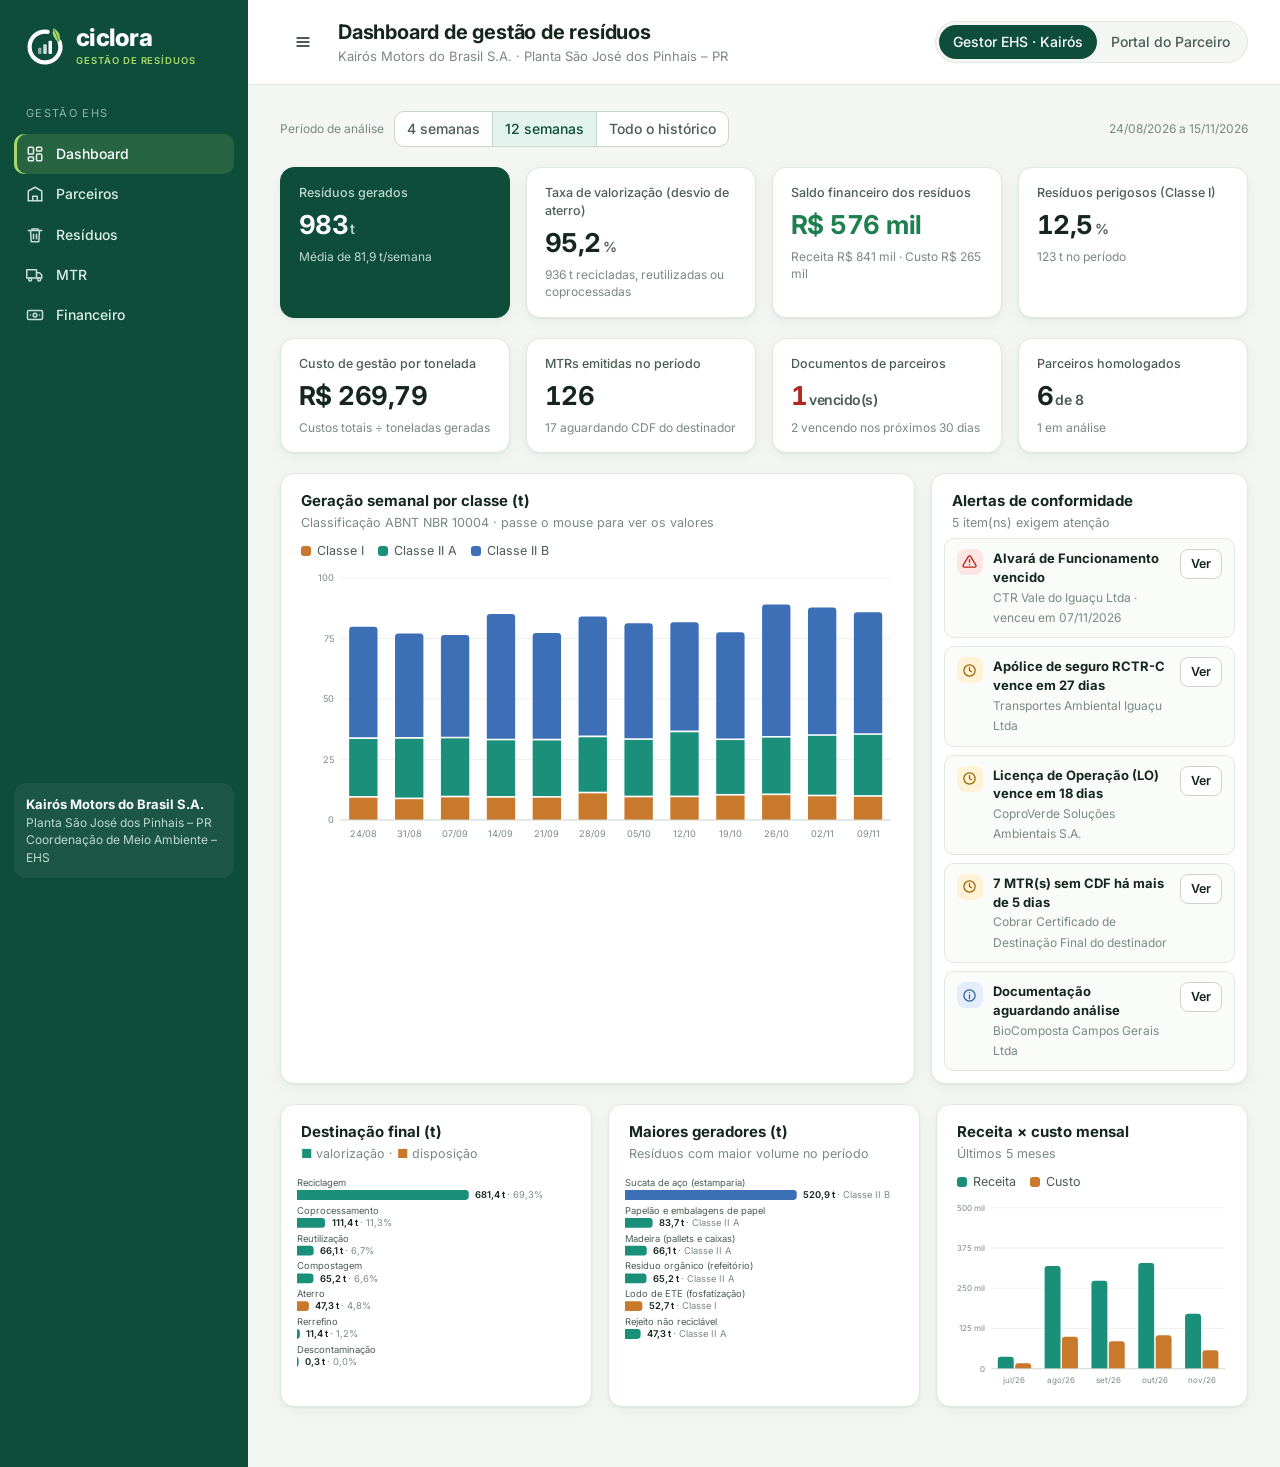
<file: docs/index.html>
<!doctype html>
<html lang="pt-BR"><head><meta charset="utf-8"><meta name="viewport" content="width=device-width, initial-scale=1"><link rel="icon" href="favicon.svg" type="image/svg+xml">
<title>Ciclora EHS Protótipo</title>
<link rel="preconnect" href="https://fonts.googleapis.com">
<link href="https://fonts.googleapis.com/css2?family=Inter:wght@400;500;600;700;800&display=swap" rel="stylesheet">
<style>/* Ciclora EHS — guia de estilo aplicado
   Cores da marca, tipografia Inter, componentes reutilizáveis. */
:root {
  color-scheme: light;
  --deep: #0E4D3A;        /* verde-floresta: marca, navegação */
  --deep-2: #0A3B2C;
  --teal: #1A8F7A;        /* ação primária */
  --teal-soft: #E3F3EE;
  --mint: #34B98A;
  --lime: #A6D86B;
  --bg: #F3F6F2;          /* fundo da aplicação */
  --surface: #FFFFFF;
  --line: #E1E7E1;
  --line-2: #CBD5CC;
  --ink: #15261F;
  --ink-2: #4B5D54;
  --ink-3: #7A8A82;
  --s-i: #C9792B;         /* Classe I / custo */
  --s-iia: #1A8F7A;       /* Classe II A / receita */
  --s-iib: #3D6FB6;       /* Classe II B */
  --ok: #1E7F4F;  --ok-bg: #E2F4EA;
  --warn: #9A6200; --warn-bg: #FFF2D6;
  --bad: #B3261E; --bad-bg: #FCE5E3;
  --info: #2D5E9E; --info-bg: #E4EDF9;
  --radius: 14px;
  --shadow: 0 1px 2px rgba(14, 77, 58, .06), 0 4px 16px rgba(14, 77, 58, .05);
}
* { box-sizing: border-box; }
html, body { margin: 0; }
body {
  font-family: "Inter", system-ui, -apple-system, "Segoe UI", Roboto, sans-serif;
  background: var(--bg); color: var(--ink); font-size: 14px; line-height: 1.45;
  -webkit-font-smoothing: antialiased;
}
button, input, select, textarea { font: inherit; color: inherit; }
a { color: var(--teal); }

/* ---------- layout ---------- */
.app { display: grid; grid-template-columns: 248px 1fr; min-height: 100vh; background: linear-gradient(to right, var(--deep) 248px, var(--bg) 248px); }
.sidebar {
  background: var(--deep); color: #DDEDE6; padding: 22px 14px; display: flex; flex-direction: column; gap: 6px;
  position: sticky; top: 0; height: 100vh;
}
.sidebar .brand { padding: 4px 10px 18px; }
.sidebar .brand svg { width: 100%; height: auto; display: block; }
.nav-label { font-size: 11px; letter-spacing: .12em; text-transform: uppercase; color: #8FB5A6; padding: 14px 12px 6px; }
.nav a {
  display: flex; align-items: center; gap: 12px; padding: 10px 12px; border-radius: 10px; color: #DDEDE6;
  text-decoration: none; font-weight: 500;
}
.nav a svg { width: 18px; height: 18px; flex: none; opacity: .9; }
.nav a:hover { background: rgba(255,255,255,.07); }
.nav a.active { background: rgba(166, 216, 107, .16); color: #fff; box-shadow: inset 3px 0 0 var(--lime); }
.sidebar .client-card {
  margin-top: auto; background: rgba(255,255,255,.06); border-radius: 12px; padding: 12px; font-size: 12px; color: #BFD8CD;
}
.client-card strong { display: block; color: #fff; font-size: 13px; }

.main { min-width: 0; display: flex; flex-direction: column; }
.topbar {
  display: flex; align-items: center; justify-content: space-between; gap: 16px; padding: 18px 32px;
  background: var(--surface); border-bottom: 1px solid var(--line); position: sticky; top: 0; z-index: 5;
}
.topbar h1 { font-size: 20px; margin: 0; letter-spacing: -.01em; }
.topbar .sub { color: var(--ink-3); font-size: 13px; }
.view-switch { display: inline-flex; background: var(--bg); border: 1px solid var(--line); border-radius: 999px; padding: 3px; }
.view-switch button {
  border: 0; background: transparent; padding: 7px 14px; border-radius: 999px; cursor: pointer; font-weight: 500; color: var(--ink-2);
}
.view-switch button.on { background: var(--deep); color: #fff; }
.content { padding: 26px 32px 60px; display: flex; flex-direction: column; gap: 20px; }
.menu-btn { display: none; }

/* ---------- cards & grid ---------- */
.card { background: var(--surface); border: 1px solid var(--line); border-radius: var(--radius); box-shadow: var(--shadow); }
.card-pad { padding: 18px 20px; }
.card h2 { font-size: 15px; margin: 0; }
.card-head { display: flex; align-items: center; justify-content: space-between; gap: 12px; padding: 16px 20px 0; flex-wrap: wrap; }
.card-head p { margin: 2px 0 0; color: var(--ink-3); font-size: 12.5px; }
.grid { display: grid; gap: 16px; }
.g-4 { grid-template-columns: repeat(4, minmax(0, 1fr)); }
.g-3 { grid-template-columns: repeat(3, minmax(0, 1fr)); }
.g-2 { grid-template-columns: repeat(2, minmax(0, 1fr)); }
.g-2-1 { grid-template-columns: 2fr 1fr; }
.span-2 { grid-column: span 2; }

.kpi { padding: 16px 18px; display: flex; flex-direction: column; gap: 4px; }
.kpi .label { color: var(--ink-2); font-size: 12.5px; font-weight: 500; display: flex; align-items: center; gap: 6px; }
.kpi .value { font-size: 26px; font-weight: 700; letter-spacing: -.02em; font-variant-numeric: tabular-nums; }
.kpi .value small { font-size: 14px; font-weight: 600; color: var(--ink-2); margin-left: 2px; }
.kpi .foot { font-size: 12px; color: var(--ink-3); }
.delta-up { color: var(--ok); font-weight: 600; }
.delta-down { color: var(--bad); font-weight: 600; }
.kpi.accent { background: var(--deep); color: #fff; border-color: var(--deep); }
.kpi.accent .label, .kpi.accent .foot { color: #BFD8CD; }
.kpi.accent .value small { color: #BFD8CD; }

/* ---------- toolbar / filters ---------- */
.toolbar { display: flex; align-items: center; gap: 10px; flex-wrap: wrap; }
.toolbar .spacer { flex: 1; }
.seg { display: inline-flex; border: 1px solid var(--line-2); border-radius: 10px; overflow: hidden; background: var(--surface); }
.seg button { border: 0; background: transparent; padding: 7px 12px; cursor: pointer; color: var(--ink-2); font-weight: 500; }
.seg button + button { border-left: 1px solid var(--line-2); }
.seg button.on { background: var(--teal-soft); color: var(--deep); }

.btn {
  display: inline-flex; align-items: center; gap: 8px; border: 1px solid var(--line-2); background: var(--surface);
  padding: 8px 14px; border-radius: 10px; cursor: pointer; font-weight: 600; color: var(--ink); text-decoration: none; white-space: nowrap;
}
.btn:hover { border-color: var(--teal); }
.btn svg { width: 16px; height: 16px; }
.btn.primary { background: var(--teal); border-color: var(--teal); color: #fff; }
.btn.primary:hover { background: #157966; }
.btn.dark { background: var(--deep); border-color: var(--deep); color: #fff; }
.btn.danger { color: var(--bad); }
.btn.ghost { border-color: transparent; background: transparent; }
.btn.sm { padding: 5px 10px; font-size: 12.5px; border-radius: 8px; }
.btn:disabled { opacity: .5; cursor: not-allowed; }

/* ---------- forms ---------- */
.form { display: grid; grid-template-columns: repeat(2, minmax(0, 1fr)); gap: 14px 16px; }
.form .full { grid-column: 1 / -1; }
.field { display: flex; flex-direction: column; gap: 5px; }
.field label { font-size: 12.5px; font-weight: 600; color: var(--ink-2); }
.field label .req { color: var(--bad); }
.input, select.input, textarea.input {
  width: 100%; border: 1px solid var(--line-2); border-radius: 10px; padding: 9px 11px; background: #fff; outline: none;
}
.input:focus { border-color: var(--teal); box-shadow: 0 0 0 3px rgba(26, 143, 122, .15); }
.hint { font-size: 12px; color: var(--ink-3); }

/* ---------- tables ---------- */
.table-wrap { overflow-x: auto; }
table.t { width: 100%; border-collapse: collapse; font-size: 13px; }
.t th {
  text-align: left; font-weight: 600; color: var(--ink-3); font-size: 11.5px; text-transform: uppercase; letter-spacing: .05em;
  padding: 10px 14px; border-bottom: 1px solid var(--line); white-space: nowrap; background: #FAFCFA;
}
.t td { padding: 11px 14px; border-bottom: 1px solid var(--line); vertical-align: middle; }
.t tr:last-child td { border-bottom: 0; }
.t tbody tr:hover td { background: #F8FBF9; }
.t .num { text-align: right; font-variant-numeric: tabular-nums; white-space: nowrap; }
.t .muted { color: var(--ink-3); }
.t .strong { font-weight: 600; }
.t tfoot td { font-weight: 700; background: #FAFCFA; }
.t input.input { padding: 6px 9px; }

/* ---------- badges ---------- */
.badge {
  display: inline-flex; align-items: center; gap: 5px; padding: 3px 9px; border-radius: 999px; font-size: 12px; font-weight: 600; white-space: nowrap;
}
.badge::before { content: ""; width: 6px; height: 6px; border-radius: 50%; background: currentColor; }
.b-ok { background: var(--ok-bg); color: var(--ok); }
.b-warn { background: var(--warn-bg); color: var(--warn); }
.b-bad { background: var(--bad-bg); color: var(--bad); }
.b-info { background: var(--info-bg); color: var(--info); }
.b-neutral { background: #EDF1EE; color: var(--ink-2); }
.classe { display: inline-flex; align-items: center; gap: 6px; font-weight: 600; font-size: 12.5px; white-space: nowrap; }
.classe i { width: 10px; height: 10px; border-radius: 3px; display: inline-block; }

/* ---------- charts ---------- */
.chart { padding: 8px 16px 16px; position: relative; }
.chart svg { width: 100%; height: auto; display: block; overflow: visible; }
.chart .axis text { fill: var(--ink-3); font-size: 11px; }
.chart .grid-line { stroke: #E9EEE9; }
.chart .baseline { stroke: var(--line-2); }
.chart .lbl { fill: var(--ink-2); font-size: 11.5px; }
.chart .val { fill: var(--ink); font-size: 11.5px; font-weight: 600; }
.chart .hit { fill: transparent; cursor: default; }
.chart .hit:hover + .hover-band, .chart g.col:hover .band { opacity: 1; }
.chart .band { fill: rgba(14, 77, 58, .05); opacity: 0; }
.legend { display: flex; gap: 14px; flex-wrap: wrap; padding: 10px 20px 0; font-size: 12.5px; color: var(--ink-2); }
.legend span { display: inline-flex; align-items: center; gap: 6px; }
.legend i { width: 10px; height: 10px; border-radius: 3px; display: inline-block; }
.tooltip {
  position: fixed; pointer-events: none; background: var(--deep-2); color: #fff; padding: 8px 11px; border-radius: 9px;
  font-size: 12.5px; z-index: 100; box-shadow: 0 6px 18px rgba(0,0,0,.18); opacity: 0; transition: opacity .1s; max-width: 260px;
}
.tooltip b { display: block; margin-bottom: 3px; }
.tooltip .row { display: flex; gap: 10px; justify-content: space-between; }
.tooltip .row i { width: 8px; height: 8px; border-radius: 2px; display: inline-block; margin-right: 5px; }

/* ---------- alerts ---------- */
.alerts { list-style: none; margin: 0; padding: 6px 12px 12px; display: flex; flex-direction: column; gap: 8px; }
.alerts li { display: flex; gap: 10px; align-items: flex-start; padding: 10px 12px; border-radius: 10px; background: #FAFCFA; border: 1px solid var(--line); }
.alerts li .ic { width: 26px; height: 26px; border-radius: 8px; display: grid; place-items: center; flex: none; }
.alerts li .ic svg { width: 15px; height: 15px; }
.alerts li strong { display: block; font-size: 13px; }
.alerts li span { font-size: 12px; color: var(--ink-3); }

.banner { display: flex; gap: 12px; align-items: center; padding: 14px 18px; border-radius: 12px; border: 1px solid; }
.banner svg { width: 20px; height: 20px; flex: none; }
.banner.info { background: var(--info-bg); border-color: #C5D6EE; color: #1F3F6B; }
.banner.warn { background: var(--warn-bg); border-color: #F1D9A3; color: #6B4600; }
.banner.ok { background: var(--ok-bg); border-color: #BFE3CE; color: #155A38; }
.banner.bad { background: var(--bad-bg); border-color: #F2C3BF; color: #7D1A14; }

/* ---------- steps (portal parceiro) ---------- */
.steps { display: flex; gap: 8px; }
.step { flex: 1; display: flex; align-items: center; gap: 10px; padding: 12px 14px; border-radius: 12px; background: var(--surface); border: 1px solid var(--line); }
.step .n { width: 28px; height: 28px; border-radius: 50%; display: grid; place-items: center; font-weight: 700; background: #EDF1EE; color: var(--ink-2); flex: none; }
.step.done .n { background: var(--teal); color: #fff; }
.step.current { border-color: var(--teal); box-shadow: 0 0 0 3px rgba(26,143,122,.12); }
.step small { display: block; color: var(--ink-3); font-size: 12px; }

.dropzone {
  border: 2px dashed var(--line-2); border-radius: 12px; padding: 18px; text-align: center; color: var(--ink-2); cursor: pointer; background: #FAFCFA;
}
.dropzone:hover, .dropzone.drag { border-color: var(--teal); background: var(--teal-soft); }
.dropzone strong { color: var(--teal); }

/* ---------- modal ---------- */
.modal-bg { position: fixed; inset: 0; background: rgba(10, 40, 30, .45); display: grid; place-items: center; z-index: 50; padding: 20px; }
.modal { background: #fff; border-radius: 16px; width: min(760px, 100%); max-height: 92vh; display: flex; flex-direction: column; box-shadow: 0 24px 60px rgba(0,0,0,.25); }
.modal.wide { width: min(980px, 100%); }
.modal header { display: flex; align-items: center; justify-content: space-between; padding: 18px 22px; border-bottom: 1px solid var(--line); }
.modal header h3 { margin: 0; font-size: 17px; }
.modal .body { padding: 20px 22px; overflow: auto; }
.modal footer { display: flex; justify-content: flex-end; gap: 10px; padding: 14px 22px; border-top: 1px solid var(--line); background: #FAFCFA; border-radius: 0 0 16px 16px; }
.x { border: 0; background: transparent; font-size: 22px; cursor: pointer; color: var(--ink-3); line-height: 1; }
.toast {
  position: fixed; bottom: 24px; left: 50%; transform: translateX(-50%); background: var(--deep); color: #fff; padding: 11px 18px;
  border-radius: 10px; z-index: 200; font-weight: 500; box-shadow: 0 8px 24px rgba(0,0,0,.2);
}
.toast.err { background: var(--bad); }

.kv { display: grid; grid-template-columns: 160px 1fr; gap: 6px 14px; font-size: 13px; }
.kv dt { color: var(--ink-3); }
.kv dd { margin: 0; font-weight: 500; }

/* ---------- documento MTR ---------- */
.mtr-doc { border: 1.5px solid var(--ink); border-radius: 6px; padding: 22px; font-size: 12.5px; background: #fff; }
.mtr-doc .hd { display: flex; justify-content: space-between; align-items: flex-start; border-bottom: 1.5px solid var(--ink); padding-bottom: 12px; margin-bottom: 14px; gap: 12px; }
.mtr-doc h4 { margin: 0; font-size: 16px; text-transform: uppercase; letter-spacing: .03em; }
.mtr-doc .num { font-size: 18px; font-weight: 800; text-align: right; }
.mtr-doc section { border: 1px solid #9AA59F; border-radius: 4px; margin-bottom: 10px; }
.mtr-doc section h5 { margin: 0; background: #EEF2EF; padding: 5px 10px; font-size: 11px; text-transform: uppercase; letter-spacing: .06em; border-bottom: 1px solid #9AA59F; }
.mtr-doc section .in { padding: 8px 10px; display: grid; grid-template-columns: repeat(3, 1fr); gap: 4px 14px; }
.mtr-doc section .in div span { display: block; font-size: 10.5px; color: #59665F; text-transform: uppercase; }
.mtr-doc table { width: 100%; border-collapse: collapse; }
.mtr-doc table th, .mtr-doc table td { border-top: 1px solid #C9D1CC; padding: 6px 10px; text-align: left; font-size: 12px; }
.mtr-doc .sign { display: grid; grid-template-columns: repeat(3, 1fr); gap: 18px; margin-top: 28px; }
.mtr-doc .sign div { border-top: 1px solid var(--ink); padding-top: 6px; text-align: center; font-size: 11px; }

.empty { padding: 30px; text-align: center; color: var(--ink-3); }
.row-actions { display: flex; gap: 6px; justify-content: flex-end; }
.tabs { display: flex; gap: 4px; border-bottom: 1px solid var(--line); }
.tabs button { border: 0; background: transparent; padding: 10px 14px; cursor: pointer; font-weight: 600; color: var(--ink-3); border-bottom: 2px solid transparent; margin-bottom: -1px; }
.tabs button.on { color: var(--deep); border-bottom-color: var(--teal); }

@media (max-width: 1100px) {
  .g-4 { grid-template-columns: repeat(2, minmax(0, 1fr)); }
  .g-2-1, .g-3 { grid-template-columns: 1fr; }
}
@media (max-width: 780px) {
  .app { grid-template-columns: 1fr; background: var(--bg); }
  .sidebar { position: fixed; z-index: 40; left: -260px; width: 248px; transition: left .2s; }
  .sidebar.open { left: 0; }
  .menu-btn { display: inline-flex; }
  .topbar { padding: 14px 16px; flex-wrap: wrap; }
  .content { padding: 18px 16px 50px; }
  .g-2, .g-4 { grid-template-columns: 1fr; }
  .span-2 { grid-column: auto; }
  .form { grid-template-columns: 1fr; }
  .steps { flex-direction: column; }
  .kv { grid-template-columns: 1fr; }
  .mtr-doc section .in { grid-template-columns: 1fr 1fr; }
}

@media print {
  body * { visibility: hidden; }
  .mtr-doc, .mtr-doc * { visibility: visible; }
  .mtr-doc { position: absolute; left: 0; top: 0; width: 100%; border: 0; }
  .modal-bg { background: none; }
}
.dropzone svg { width: 26px; height: 26px; color: var(--teal); }
.nowrap { white-space: nowrap; }
</style>
<script>window.CICLORA_SEED = {"today": "2026-11-16", "tables": {"parceiros": [{"id": 1, "razao_social": "Recicla Sul Metais Ltda", "cnpj": "12.483.551/0001-07", "tipo": "Destinador", "atividade": "Reciclagem de metais", "cidade": "Curitiba", "uf": "PR", "contato_nome": "Marcos Vieira", "email": "comercial@reciclasul.com.br", "telefone": "(41) 3344-1200", "status": "Homologado", "enviado_em": "2026-08-31", "observacao": null, "criado_em": "2026-01-10"}, {"id": 2, "razao_social": "EcoPapel Paraná Reciclagem Ltda", "cnpj": "08.915.332/0001-41", "tipo": "Destinador", "atividade": "Reciclagem de papel e plástico", "cidade": "Araucária", "uf": "PR", "contato_nome": "Juliana Prado", "email": "juliana@ecopapelpr.com.br", "telefone": "(41) 3643-8890", "status": "Homologado", "enviado_em": "2026-01-21", "observacao": null, "criado_em": "2026-01-20"}, {"id": 3, "razao_social": "Transportes Ambiental Iguaçu Ltda", "cnpj": "21.640.778/0001-90", "tipo": "Transportador", "atividade": "Transporte de resíduos Classe I e II", "cidade": "São José dos Pinhais", "uf": "PR", "contato_nome": "Rafael Koch", "email": "operacao@taiguacu.com.br", "telefone": "(41) 3382-4500", "status": "Homologado", "enviado_em": "2026-10-14", "observacao": null, "criado_em": "2026-01-30"}, {"id": 4, "razao_social": "CoproVerde Soluções Ambientais S.A.", "cnpj": "33.207.164/0001-58", "tipo": "Destinador", "atividade": "Coprocessamento", "cidade": "Rio Branco do Sul", "uf": "PR", "contato_nome": "Fernanda Lima", "email": "fernanda.lima@coproverde.com.br", "telefone": "(41) 3652-7700", "status": "Homologado", "enviado_em": "2026-08-07", "observacao": null, "criado_em": "2026-02-09"}, {"id": 5, "razao_social": "Rerrefino Araucária Ltda", "cnpj": "05.774.920/0001-36", "tipo": "Transportador e Destinador", "atividade": "Rerrefino de óleo lubrificante", "cidade": "Araucária", "uf": "PR", "contato_nome": "Paulo Haddad", "email": "coleta@rerrefinoaraucaria.com.br", "telefone": "(41) 3901-2020", "status": "Homologado", "enviado_em": "2026-09-10", "observacao": null, "criado_em": "2026-02-19"}, {"id": 6, "razao_social": "CTR Vale do Iguaçu Ltda", "cnpj": "17.338.402/0001-63", "tipo": "Destinador", "atividade": "Aterro Classe II", "cidade": "Fazenda Rio Grande", "uf": "PR", "contato_nome": "Cláudia Santos", "email": "ctr@valedoiguacu.com.br", "telefone": "(41) 3608-1500", "status": "Homologado", "enviado_em": "2026-07-21", "observacao": null, "criado_em": "2026-03-01"}, {"id": 7, "razao_social": "BioComposta Campos Gerais Ltda", "cnpj": "40.112.857/0001-02", "tipo": "Destinador", "atividade": "Compostagem", "cidade": "Ponta Grossa", "uf": "PR", "contato_nome": "Tiago Ribas", "email": "tiago@biocomposta.com.br", "telefone": "(42) 3220-0101", "status": "Em análise", "enviado_em": "2026-11-14", "observacao": null, "criado_em": "2026-03-11"}, {"id": 8, "razao_social": "Lumina Descontaminação de Lâmpadas Ltda", "cnpj": "29.551.630/0001-84", "tipo": "Transportador e Destinador", "atividade": "Descontaminação de lâmpadas", "cidade": "Pinhais", "uf": "PR", "contato_nome": "Sônia Mendes", "email": "sonia@lumina.eco.br", "telefone": "(41) 3033-9080", "status": "Rascunho", "enviado_em": null, "observacao": null, "criado_em": "2026-03-21"}], "documentos": [{"id": 1, "parceiro_id": 1, "tipo": "Licença de Operação (LO)", "numero": "37048/2026", "emissao": "2026-04-18", "validade": "2030-04-17", "arquivo": "exemplo-documento.pdf", "nome_arquivo": "Licença de Operação.pdf", "status": "Aprovado", "enviado_em": "2026-08-31"}, {"id": 2, "parceiro_id": 1, "tipo": "CTF/APP IBAMA", "numero": "19289/2025", "emissao": "2025-12-26", "validade": "2027-12-26", "arquivo": "exemplo-documento.pdf", "nome_arquivo": "CTF-APP IBAMA.pdf", "status": "Aprovado", "enviado_em": "2026-08-31"}, {"id": 3, "parceiro_id": 1, "tipo": "Alvará de Funcionamento", "numero": "89696/2025", "emissao": "2025-04-18", "validade": "2027-04-18", "arquivo": "exemplo-documento.pdf", "nome_arquivo": "Alvará de Funcionamento.pdf", "status": "Aprovado", "enviado_em": "2026-08-31"}, {"id": 4, "parceiro_id": 2, "tipo": "Licença de Operação (LO)", "numero": "56302/2026", "emissao": "2026-03-17", "validade": "2030-03-16", "arquivo": "exemplo-documento.pdf", "nome_arquivo": "Licença de Operação.pdf", "status": "Aprovado", "enviado_em": "2026-01-21"}, {"id": 5, "parceiro_id": 2, "tipo": "CTF/APP IBAMA", "numero": "13280/2026", "emissao": "2026-04-14", "validade": "2028-04-13", "arquivo": "exemplo-documento.pdf", "nome_arquivo": "CTF-APP IBAMA.pdf", "status": "Aprovado", "enviado_em": "2026-01-21"}, {"id": 6, "parceiro_id": 2, "tipo": "Alvará de Funcionamento", "numero": "67237/2026", "emissao": "2026-01-09", "validade": "2028-01-09", "arquivo": "exemplo-documento.pdf", "nome_arquivo": "Alvará de Funcionamento.pdf", "status": "Aprovado", "enviado_em": "2026-01-21"}, {"id": 7, "parceiro_id": 3, "tipo": "Licença Ambiental de Transporte", "numero": "94850/2025", "emissao": "2025-07-17", "validade": "2027-07-17", "arquivo": "exemplo-documento.pdf", "nome_arquivo": "Licença Ambiental de Transporte.pdf", "status": "Aprovado", "enviado_em": "2026-10-14"}, {"id": 8, "parceiro_id": 3, "tipo": "CTF/APP IBAMA", "numero": "72426/2025", "emissao": "2025-06-02", "validade": "2029-06-01", "arquivo": "exemplo-documento.pdf", "nome_arquivo": "CTF-APP IBAMA.pdf", "status": "Aprovado", "enviado_em": "2026-10-14"}, {"id": 9, "parceiro_id": 3, "tipo": "Registro ANTT", "numero": "59878/2025", "emissao": "2025-09-28", "validade": "2027-09-28", "arquivo": "exemplo-documento.pdf", "nome_arquivo": "Registro ANTT.pdf", "status": "Aprovado", "enviado_em": "2026-10-14"}, {"id": 10, "parceiro_id": 3, "tipo": "Apólice de seguro RCTR-C", "numero": "1851/2025", "emissao": "2025-07-03", "validade": "2026-12-13", "arquivo": "exemplo-documento.pdf", "nome_arquivo": "Apólice de seguro RCTR-C.pdf", "status": "Aprovado", "enviado_em": "2026-10-14"}, {"id": 11, "parceiro_id": 4, "tipo": "Licença de Operação (LO)", "numero": "45597/2025", "emissao": "2025-05-08", "validade": "2026-12-04", "arquivo": "exemplo-documento.pdf", "nome_arquivo": "Licença de Operação.pdf", "status": "Aprovado", "enviado_em": "2026-08-07"}, {"id": 12, "parceiro_id": 4, "tipo": "CTF/APP IBAMA", "numero": "29221/2025", "emissao": "2025-12-09", "validade": "2027-12-09", "arquivo": "exemplo-documento.pdf", "nome_arquivo": "CTF-APP IBAMA.pdf", "status": "Aprovado", "enviado_em": "2026-08-07"}, {"id": 13, "parceiro_id": 4, "tipo": "Alvará de Funcionamento", "numero": "14396/2025", "emissao": "2025-04-05", "validade": "2028-04-04", "arquivo": "exemplo-documento.pdf", "nome_arquivo": "Alvará de Funcionamento.pdf", "status": "Aprovado", "enviado_em": "2026-08-07"}, {"id": 14, "parceiro_id": 5, "tipo": "Licença de Operação (LO)", "numero": "48052/2025", "emissao": "2025-10-18", "validade": "2027-10-18", "arquivo": "exemplo-documento.pdf", "nome_arquivo": "Licença de Operação.pdf", "status": "Aprovado", "enviado_em": "2026-09-10"}, {"id": 15, "parceiro_id": 5, "tipo": "CTF/APP IBAMA", "numero": "35671/2025", "emissao": "2025-11-05", "validade": "2029-11-04", "arquivo": "exemplo-documento.pdf", "nome_arquivo": "CTF-APP IBAMA.pdf", "status": "Aprovado", "enviado_em": "2026-09-10"}, {"id": 16, "parceiro_id": 5, "tipo": "Alvará de Funcionamento", "numero": "61217/2026", "emissao": "2026-04-08", "validade": "2030-04-07", "arquivo": "exemplo-documento.pdf", "nome_arquivo": "Alvará de Funcionamento.pdf", "status": "Aprovado", "enviado_em": "2026-09-10"}, {"id": 17, "parceiro_id": 5, "tipo": "Licença Ambiental de Transporte", "numero": "50615/2025", "emissao": "2025-07-30", "validade": "2027-07-30", "arquivo": "exemplo-documento.pdf", "nome_arquivo": "Licença Ambiental de Transporte.pdf", "status": "Aprovado", "enviado_em": "2026-09-10"}, {"id": 18, "parceiro_id": 5, "tipo": "Registro ANTT", "numero": "39427/2026", "emissao": "2026-03-21", "validade": "2030-03-20", "arquivo": "exemplo-documento.pdf", "nome_arquivo": "Registro ANTT.pdf", "status": "Aprovado", "enviado_em": "2026-09-10"}, {"id": 19, "parceiro_id": 5, "tipo": "Apólice de seguro RCTR-C", "numero": "48400/2025", "emissao": "2025-06-13", "validade": "2029-06-12", "arquivo": "exemplo-documento.pdf", "nome_arquivo": "Apólice de seguro RCTR-C.pdf", "status": "Aprovado", "enviado_em": "2026-09-10"}, {"id": 20, "parceiro_id": 6, "tipo": "Licença de Operação (LO)", "numero": "7006/2025", "emissao": "2025-05-05", "validade": "2027-05-05", "arquivo": "exemplo-documento.pdf", "nome_arquivo": "Licença de Operação.pdf", "status": "Aprovado", "enviado_em": "2026-07-21"}, {"id": 21, "parceiro_id": 6, "tipo": "CTF/APP IBAMA", "numero": "38930/2025", "emissao": "2025-05-27", "validade": "2027-05-27", "arquivo": "exemplo-documento.pdf", "nome_arquivo": "CTF-APP IBAMA.pdf", "status": "Aprovado", "enviado_em": "2026-07-21"}, {"id": 22, "parceiro_id": 6, "tipo": "Alvará de Funcionamento", "numero": "14238/2026", "emissao": "2026-03-21", "validade": "2026-11-07", "arquivo": "exemplo-documento.pdf", "nome_arquivo": "Alvará de Funcionamento.pdf", "status": "Aprovado", "enviado_em": "2026-07-21"}, {"id": 23, "parceiro_id": 7, "tipo": "Licença de Operação (LO)", "numero": "84320/2025", "emissao": "2025-12-09", "validade": "2028-12-08", "arquivo": "exemplo-documento.pdf", "nome_arquivo": "Licença de Operação.pdf", "status": "Pendente", "enviado_em": "2026-11-14"}, {"id": 24, "parceiro_id": 7, "tipo": "CTF/APP IBAMA", "numero": "49520/2025", "emissao": "2025-10-26", "validade": "2027-10-26", "arquivo": "exemplo-documento.pdf", "nome_arquivo": "CTF-APP IBAMA.pdf", "status": "Pendente", "enviado_em": "2026-11-14"}, {"id": 25, "parceiro_id": 7, "tipo": "Alvará de Funcionamento", "numero": "88841/2025", "emissao": "2025-10-31", "validade": "2027-10-31", "arquivo": "exemplo-documento.pdf", "nome_arquivo": "Alvará de Funcionamento.pdf", "status": "Pendente", "enviado_em": "2026-11-14"}, {"id": 26, "parceiro_id": 8, "tipo": "Licença de Operação (LO)", "numero": "90593/2025", "emissao": "2025-12-15", "validade": "2029-12-14", "arquivo": "exemplo-documento.pdf", "nome_arquivo": "Licença de Operação.pdf", "status": "Pendente", "enviado_em": null}], "residuos": [{"id": 1, "nome": "Sucata de aço (estamparia)", "codigo_ibama": "12 01 01", "classe": "Classe II B", "estado_fisico": "Sólido", "unidade": "kg", "area_geradora": "Estamparia", "acondicionamento": "Caçamba 30 m³", "destinacao": "Reciclagem"}, {"id": 2, "nome": "Sucata de alumínio", "codigo_ibama": "12 01 03", "classe": "Classe II B", "estado_fisico": "Sólido", "unidade": "kg", "area_geradora": "Usinagem de motores", "acondicionamento": "Contêiner metálico", "destinacao": "Reciclagem"}, {"id": 3, "nome": "Papelão e embalagens de papel", "codigo_ibama": "15 01 01", "classe": "Classe II A", "estado_fisico": "Sólido", "unidade": "kg", "area_geradora": "Logística / Montagem", "acondicionamento": "Fardos", "destinacao": "Reciclagem"}, {"id": 4, "nome": "Plástico e filme stretch", "codigo_ibama": "15 01 02", "classe": "Classe II A", "estado_fisico": "Sólido", "unidade": "kg", "area_geradora": "Logística / Montagem", "acondicionamento": "Bags", "destinacao": "Reciclagem"}, {"id": 5, "nome": "Madeira (pallets e caixas)", "codigo_ibama": "15 01 03", "classe": "Classe II A", "estado_fisico": "Sólido", "unidade": "kg", "area_geradora": "Logística", "acondicionamento": "Pilhas / caçamba", "destinacao": "Reutilização"}, {"id": 6, "nome": "Borra de tinta (cabine de pintura)", "codigo_ibama": "08 01 13*", "classe": "Classe I", "estado_fisico": "Pastoso", "unidade": "kg", "area_geradora": "Pintura", "acondicionamento": "Tambor 200 L", "destinacao": "Coprocessamento"}, {"id": 7, "nome": "Lodo de ETE (fosfatização)", "codigo_ibama": "11 01 09*", "classe": "Classe I", "estado_fisico": "Pastoso", "unidade": "kg", "area_geradora": "ETE / Pré-tratamento", "acondicionamento": "Caçamba estanque", "destinacao": "Coprocessamento"}, {"id": 8, "nome": "Materiais contaminados com óleo (EPIs, panos)", "codigo_ibama": "15 02 02*", "classe": "Classe I", "estado_fisico": "Sólido", "unidade": "kg", "area_geradora": "Manutenção / Montagem", "acondicionamento": "Tambor 200 L", "destinacao": "Coprocessamento"}, {"id": 9, "nome": "Óleo lubrificante usado", "codigo_ibama": "13 02 05*", "classe": "Classe I", "estado_fisico": "Líquido", "unidade": "kg", "area_geradora": "Manutenção / Usinagem", "acondicionamento": "Tanque 1.000 L", "destinacao": "Rerrefino"}, {"id": 10, "nome": "Resíduo orgânico (refeitório)", "codigo_ibama": "20 01 08", "classe": "Classe II A", "estado_fisico": "Sólido", "unidade": "kg", "area_geradora": "Refeitório", "acondicionamento": "Bombonas 50 L", "destinacao": "Compostagem"}, {"id": 11, "nome": "Rejeito não reciclável", "codigo_ibama": "20 03 01", "classe": "Classe II A", "estado_fisico": "Sólido", "unidade": "kg", "area_geradora": "Administrativo / Geral", "acondicionamento": "Caçamba 30 m³", "destinacao": "Aterro"}, {"id": 12, "nome": "Lâmpadas fluorescentes", "codigo_ibama": "20 01 21*", "classe": "Classe I", "estado_fisico": "Sólido", "unidade": "kg", "area_geradora": "Facilities", "acondicionamento": "Caixa original", "destinacao": "Descontaminação"}], "geracoes": [{"id": 1, "residuo_id": 1, "semana": "2026-07-27", "quantidade": 40582.0, "observacao": null}, {"id": 2, "residuo_id": 2, "semana": "2026-07-27", "quantidade": 4321.0, "observacao": null}, {"id": 3, "residuo_id": 3, "semana": "2026-07-27", "quantidade": 6755.0, "observacao": null}, {"id": 4, "residuo_id": 4, "semana": "2026-07-27", "quantidade": 2438.0, "observacao": null}, {"id": 5, "residuo_id": 5, "semana": "2026-07-27", "quantidade": 5679.0, "observacao": null}, {"id": 6, "residuo_id": 6, "semana": "2026-07-27", "quantidade": 3398.0, "observacao": null}, {"id": 7, "residuo_id": 7, "semana": "2026-07-27", "quantidade": 4525.0, "observacao": null}, {"id": 8, "residuo_id": 8, "semana": "2026-07-27", "quantidade": 1479.0, "observacao": null}, {"id": 9, "residuo_id": 9, "semana": "2026-07-27", "quantidade": 782.0, "observacao": null}, {"id": 10, "residuo_id": 10, "semana": "2026-07-27", "quantidade": 4931.0, "observacao": null}, {"id": 11, "residuo_id": 11, "semana": "2026-07-27", "quantidade": 3553.0, "observacao": null}, {"id": 12, "residuo_id": 12, "semana": "2026-07-27", "quantidade": 23.0, "observacao": null}, {"id": 13, "residuo_id": 1, "semana": "2026-08-03", "quantidade": 47397.0, "observacao": null}, {"id": 14, "residuo_id": 2, "semana": "2026-08-03", "quantidade": 4217.0, "observacao": null}, {"id": 15, "residuo_id": 3, "semana": "2026-08-03", "quantidade": 6187.0, "observacao": null}, {"id": 16, "residuo_id": 4, "semana": "2026-08-03", "quantidade": 2514.0, "observacao": null}, {"id": 17, "residuo_id": 5, "semana": "2026-08-03", "quantidade": 5263.0, "observacao": null}, {"id": 18, "residuo_id": 6, "semana": "2026-08-03", "quantidade": 3474.0, "observacao": null}, {"id": 19, "residuo_id": 7, "semana": "2026-08-03", "quantidade": 4168.0, "observacao": null}, {"id": 20, "residuo_id": 8, "semana": "2026-08-03", "quantidade": 1501.0, "observacao": null}, {"id": 21, "residuo_id": 9, "semana": "2026-08-03", "quantidade": 839.0, "observacao": null}, {"id": 22, "residuo_id": 10, "semana": "2026-08-03", "quantidade": 5311.0, "observacao": null}, {"id": 23, "residuo_id": 11, "semana": "2026-08-03", "quantidade": 3562.0, "observacao": null}, {"id": 24, "residuo_id": 12, "semana": "2026-08-03", "quantidade": 26.0, "observacao": null}, {"id": 25, "residuo_id": 1, "semana": "2026-08-10", "quantidade": 47052.0, "observacao": null}, {"id": 26, "residuo_id": 2, "semana": "2026-08-10", "quantidade": 3723.0, "observacao": null}, {"id": 27, "residuo_id": 3, "semana": "2026-08-10", "quantidade": 6037.0, "observacao": null}, {"id": 28, "residuo_id": 4, "semana": "2026-08-10", "quantidade": 2756.0, "observacao": null}, {"id": 29, "residuo_id": 5, "semana": "2026-08-10", "quantidade": 5458.0, "observacao": null}, {"id": 30, "residuo_id": 6, "semana": "2026-08-10", "quantidade": 2767.0, "observacao": null}, {"id": 31, "residuo_id": 7, "semana": "2026-08-10", "quantidade": 3697.0, "observacao": null}, {"id": 32, "residuo_id": 8, "semana": "2026-08-10", "quantidade": 1437.0, "observacao": null}, {"id": 33, "residuo_id": 9, "semana": "2026-08-10", "quantidade": 940.0, "observacao": null}, {"id": 34, "residuo_id": 10, "semana": "2026-08-10", "quantidade": 5670.0, "observacao": null}, {"id": 35, "residuo_id": 11, "semana": "2026-08-10", "quantidade": 3747.0, "observacao": null}, {"id": 36, "residuo_id": 12, "semana": "2026-08-10", "quantidade": 22.0, "observacao": null}, {"id": 37, "residuo_id": 1, "semana": "2026-08-17", "quantidade": 41095.0, "observacao": null}, {"id": 38, "residuo_id": 2, "semana": "2026-08-17", "quantidade": 4380.0, "observacao": null}, {"id": 39, "residuo_id": 3, "semana": "2026-08-17", "quantidade": 6632.0, "observacao": null}, {"id": 40, "residuo_id": 4, "semana": "2026-08-17", "quantidade": 2749.0, "observacao": null}, {"id": 41, "residuo_id": 5, "semana": "2026-08-17", "quantidade": 6017.0, "observacao": null}, {"id": 42, "residuo_id": 6, "semana": "2026-08-17", "quantidade": 2708.0, "observacao": null}, {"id": 43, "residuo_id": 7, "semana": "2026-08-17", "quantidade": 4513.0, "observacao": null}, {"id": 44, "residuo_id": 8, "semana": "2026-08-17", "quantidade": 1702.0, "observacao": null}, {"id": 45, "residuo_id": 9, "semana": "2026-08-17", "quantidade": 920.0, "observacao": null}, {"id": 46, "residuo_id": 10, "semana": "2026-08-17", "quantidade": 4919.0, "observacao": null}, {"id": 47, "residuo_id": 11, "semana": "2026-08-17", "quantidade": 3997.0, "observacao": null}, {"id": 48, "residuo_id": 12, "semana": "2026-08-17", "quantidade": 23.0, "observacao": null}, {"id": 49, "residuo_id": 1, "semana": "2026-08-24", "quantidade": 41893.0, "observacao": null}, {"id": 50, "residuo_id": 2, "semana": "2026-08-24", "quantidade": 3811.0, "observacao": null}, {"id": 51, "residuo_id": 3, "semana": "2026-08-24", "quantidade": 7443.0, "observacao": null}, {"id": 52, "residuo_id": 4, "semana": "2026-08-24", "quantidade": 2695.0, "observacao": null}, {"id": 53, "residuo_id": 5, "semana": "2026-08-24", "quantidade": 5123.0, "observacao": null}, {"id": 54, "residuo_id": 6, "semana": "2026-08-24", "quantidade": 3150.0, "observacao": null}, {"id": 55, "residuo_id": 7, "semana": "2026-08-24", "quantidade": 3883.0, "observacao": null}, {"id": 56, "residuo_id": 8, "semana": "2026-08-24", "quantidade": 1813.0, "observacao": null}, {"id": 57, "residuo_id": 9, "semana": "2026-08-24", "quantidade": 1009.0, "observacao": null}, {"id": 58, "residuo_id": 10, "semana": "2026-08-24", "quantidade": 4985.0, "observacao": null}, {"id": 59, "residuo_id": 11, "semana": "2026-08-24", "quantidade": 4011.0, "observacao": null}, {"id": 60, "residuo_id": 12, "semana": "2026-08-24", "quantidade": 26.0, "observacao": null}, {"id": 61, "residuo_id": 1, "semana": "2026-08-31", "quantidade": 38676.0, "observacao": null}, {"id": 62, "residuo_id": 2, "semana": "2026-08-31", "quantidade": 4161.0, "observacao": null}, {"id": 63, "residuo_id": 3, "semana": "2026-08-31", "quantidade": 6703.0, "observacao": null}, {"id": 64, "residuo_id": 4, "semana": "2026-08-31", "quantidade": 2639.0, "observacao": null}, {"id": 65, "residuo_id": 5, "semana": "2026-08-31", "quantidade": 5555.0, "observacao": null}, {"id": 66, "residuo_id": 6, "semana": "2026-08-31", "quantidade": 2720.0, "observacao": null}, {"id": 67, "residuo_id": 7, "semana": "2026-08-31", "quantidade": 4073.0, "observacao": null}, {"id": 68, "residuo_id": 8, "semana": "2026-08-31", "quantidade": 1412.0, "observacao": null}, {"id": 69, "residuo_id": 9, "semana": "2026-08-31", "quantidade": 1028.0, "observacao": null}, {"id": 70, "residuo_id": 10, "semana": "2026-08-31", "quantidade": 5866.0, "observacao": null}, {"id": 71, "residuo_id": 11, "semana": "2026-08-31", "quantidade": 4236.0, "observacao": null}, {"id": 72, "residuo_id": 12, "semana": "2026-08-31", "quantidade": 24.0, "observacao": null}, {"id": 73, "residuo_id": 1, "semana": "2026-09-07", "quantidade": 37684.0, "observacao": null}, {"id": 74, "residuo_id": 2, "semana": "2026-09-07", "quantidade": 4303.0, "observacao": null}, {"id": 75, "residuo_id": 3, "semana": "2026-09-07", "quantidade": 7489.0, "observacao": null}, {"id": 76, "residuo_id": 4, "semana": "2026-09-07", "quantidade": 2172.0, "observacao": null}, {"id": 77, "residuo_id": 5, "semana": "2026-09-07", "quantidade": 5508.0, "observacao": null}, {"id": 78, "residuo_id": 6, "semana": "2026-09-07", "quantidade": 2792.0, "observacao": null}, {"id": 79, "residuo_id": 7, "semana": "2026-09-07", "quantidade": 4615.0, "observacao": null}, {"id": 80, "residuo_id": 8, "semana": "2026-09-07", "quantidade": 1760.0, "observacao": null}, {"id": 81, "residuo_id": 9, "semana": "2026-09-07", "quantidade": 826.0, "observacao": null}, {"id": 82, "residuo_id": 10, "semana": "2026-09-07", "quantidade": 5288.0, "observacao": null}, {"id": 83, "residuo_id": 11, "semana": "2026-09-07", "quantidade": 3945.0, "observacao": null}, {"id": 84, "residuo_id": 12, "semana": "2026-09-07", "quantidade": 24.0, "observacao": null}, {"id": 85, "residuo_id": 1, "semana": "2026-09-14", "quantidade": 47678.0, "observacao": null}, {"id": 86, "residuo_id": 2, "semana": "2026-09-14", "quantidade": 3822.0, "observacao": null}, {"id": 87, "residuo_id": 3, "semana": "2026-09-14", "quantidade": 6143.0, "observacao": null}, {"id": 88, "residuo_id": 4, "semana": "2026-09-14", "quantidade": 2494.0, "observacao": null}, {"id": 89, "residuo_id": 5, "semana": "2026-09-14", "quantidade": 5909.0, "observacao": null}, {"id": 90, "residuo_id": 6, "semana": "2026-09-14", "quantidade": 2920.0, "observacao": null}, {"id": 91, "residuo_id": 7, "semana": "2026-09-14", "quantidade": 4090.0, "observacao": null}, {"id": 92, "residuo_id": 8, "semana": "2026-09-14", "quantidade": 1873.0, "observacao": null}, {"id": 93, "residuo_id": 9, "semana": "2026-09-14", "quantidade": 964.0, "observacao": null}, {"id": 94, "residuo_id": 10, "semana": "2026-09-14", "quantidade": 5253.0, "observacao": null}, {"id": 95, "residuo_id": 11, "semana": "2026-09-14", "quantidade": 3926.0, "observacao": null}, {"id": 96, "residuo_id": 12, "semana": "2026-09-14", "quantidade": 23.0, "observacao": null}, {"id": 97, "residuo_id": 1, "semana": "2026-09-21", "quantidade": 40003.0, "observacao": null}, {"id": 98, "residuo_id": 2, "semana": "2026-09-21", "quantidade": 3744.0, "observacao": null}, {"id": 99, "residuo_id": 3, "semana": "2026-09-21", "quantidade": 6874.0, "observacao": null}, {"id": 100, "residuo_id": 4, "semana": "2026-09-21", "quantidade": 2290.0, "observacao": null}, {"id": 101, "residuo_id": 5, "semana": "2026-09-21", "quantidade": 5136.0, "observacao": null}, {"id": 102, "residuo_id": 6, "semana": "2026-09-21", "quantidade": 2815.0, "observacao": null}, {"id": 103, "residuo_id": 7, "semana": "2026-09-21", "quantidade": 4494.0, "observacao": null}, {"id": 104, "residuo_id": 8, "semana": "2026-09-21", "quantidade": 1526.0, "observacao": null}, {"id": 105, "residuo_id": 9, "semana": "2026-09-21", "quantidade": 1034.0, "observacao": null}, {"id": 106, "residuo_id": 10, "semana": "2026-09-21", "quantidade": 5907.0, "observacao": null}, {"id": 107, "residuo_id": 11, "semana": "2026-09-21", "quantidade": 3450.0, "observacao": null}, {"id": 108, "residuo_id": 12, "semana": "2026-09-21", "quantidade": 24.0, "observacao": null}, {"id": 109, "residuo_id": 1, "semana": "2026-09-28", "quantidade": 45571.0, "observacao": null}, {"id": 110, "residuo_id": 2, "semana": "2026-09-28", "quantidade": 3622.0, "observacao": null}, {"id": 111, "residuo_id": 3, "semana": "2026-09-28", "quantidade": 6041.0, "observacao": null}, {"id": 112, "residuo_id": 4, "semana": "2026-09-28", "quantidade": 2790.0, "observacao": null}, {"id": 113, "residuo_id": 5, "semana": "2026-09-28", "quantidade": 5706.0, "observacao": null}, {"id": 114, "residuo_id": 6, "semana": "2026-09-28", "quantidade": 4302.0, "observacao": null}, {"id": 115, "residuo_id": 7, "semana": "2026-09-28", "quantidade": 4698.0, "observacao": null}, {"id": 116, "residuo_id": 8, "semana": "2026-09-28", "quantidade": 1800.0, "observacao": null}, {"id": 117, "residuo_id": 9, "semana": "2026-09-28", "quantidade": 852.0, "observacao": null}, {"id": 118, "residuo_id": 10, "semana": "2026-09-28", "quantidade": 4779.0, "observacao": null}, {"id": 119, "residuo_id": 11, "semana": "2026-09-28", "quantidade": 3861.0, "observacao": null}, {"id": 120, "residuo_id": 12, "semana": "2026-09-28", "quantidade": 25.0, "observacao": null}, {"id": 121, "residuo_id": 1, "semana": "2026-10-05", "quantidade": 43277.0, "observacao": null}, {"id": 122, "residuo_id": 2, "semana": "2026-10-05", "quantidade": 4205.0, "observacao": null}, {"id": 123, "residuo_id": 3, "semana": "2026-10-05", "quantidade": 7088.0, "observacao": null}, {"id": 124, "residuo_id": 4, "semana": "2026-10-05", "quantidade": 2834.0, "observacao": null}, {"id": 125, "residuo_id": 5, "semana": "2026-10-05", "quantidade": 4985.0, "observacao": null}, {"id": 126, "residuo_id": 6, "semana": "2026-10-05", "quantidade": 3136.0, "observacao": null}, {"id": 127, "residuo_id": 7, "semana": "2026-10-05", "quantidade": 4171.0, "observacao": null}, {"id": 128, "residuo_id": 8, "semana": "2026-10-05", "quantidade": 1833.0, "observacao": null}, {"id": 129, "residuo_id": 9, "semana": "2026-10-05", "quantidade": 870.0, "observacao": null}, {"id": 130, "residuo_id": 10, "semana": "2026-10-05", "quantidade": 4939.0, "observacao": null}, {"id": 131, "residuo_id": 11, "semana": "2026-10-05", "quantidade": 3895.0, "observacao": null}, {"id": 132, "residuo_id": 12, "semana": "2026-10-05", "quantidade": 25.0, "observacao": null}, {"id": 133, "residuo_id": 1, "semana": "2026-10-12", "quantidade": 41129.0, "observacao": null}, {"id": 134, "residuo_id": 2, "semana": "2026-10-12", "quantidade": 3689.0, "observacao": null}, {"id": 135, "residuo_id": 3, "semana": "2026-10-12", "quantidade": 7590.0, "observacao": null}, {"id": 136, "residuo_id": 4, "semana": "2026-10-12", "quantidade": 2466.0, "observacao": null}, {"id": 137, "residuo_id": 5, "semana": "2026-10-12", "quantidade": 6208.0, "observacao": null}, {"id": 138, "residuo_id": 6, "semana": "2026-10-12", "quantidade": 3282.0, "observacao": null}, {"id": 139, "residuo_id": 7, "semana": "2026-10-12", "quantidade": 3833.0, "observacao": null}, {"id": 140, "residuo_id": 8, "semana": "2026-10-12", "quantidade": 1904.0, "observacao": null}, {"id": 141, "residuo_id": 9, "semana": "2026-10-12", "quantidade": 1028.0, "observacao": null}, {"id": 142, "residuo_id": 10, "semana": "2026-10-12", "quantidade": 6142.0, "observacao": null}, {"id": 143, "residuo_id": 11, "semana": "2026-10-12", "quantidade": 4441.0, "observacao": null}, {"id": 144, "residuo_id": 12, "semana": "2026-10-12", "quantidade": 29.0, "observacao": null}, {"id": 145, "residuo_id": 1, "semana": "2026-10-19", "quantidade": 39903.0, "observacao": null}, {"id": 146, "residuo_id": 2, "semana": "2026-10-19", "quantidade": 3966.0, "observacao": null}, {"id": 147, "residuo_id": 3, "semana": "2026-10-19", "quantidade": 6266.0, "observacao": null}, {"id": 148, "residuo_id": 4, "semana": "2026-10-19", "quantidade": 2446.0, "observacao": null}, {"id": 149, "residuo_id": 5, "semana": "2026-10-19", "quantidade": 4960.0, "observacao": null}, {"id": 150, "residuo_id": 6, "semana": "2026-10-19", "quantidade": 3139.0, "observacao": null}, {"id": 151, "residuo_id": 7, "semana": "2026-10-19", "quantidade": 5000.0, "observacao": null}, {"id": 152, "residuo_id": 8, "semana": "2026-10-19", "quantidade": 1567.0, "observacao": null}, {"id": 153, "residuo_id": 9, "semana": "2026-10-19", "quantidade": 1018.0, "observacao": null}, {"id": 154, "residuo_id": 10, "semana": "2026-10-19", "quantidade": 5381.0, "observacao": null}, {"id": 155, "residuo_id": 11, "semana": "2026-10-19", "quantidade": 3897.0, "observacao": null}, {"id": 156, "residuo_id": 12, "semana": "2026-10-19", "quantidade": 30.0, "observacao": null}, {"id": 157, "residuo_id": 1, "semana": "2026-10-26", "quantidade": 50313.0, "observacao": null}, {"id": 158, "residuo_id": 2, "semana": "2026-10-26", "quantidade": 4060.0, "observacao": null}, {"id": 159, "residuo_id": 3, "semana": "2026-10-26", "quantidade": 7256.0, "observacao": null}, {"id": 160, "residuo_id": 4, "semana": "2026-10-26", "quantidade": 2281.0, "observacao": null}, {"id": 161, "residuo_id": 5, "semana": "2026-10-26", "quantidade": 5357.0, "observacao": null}, {"id": 162, "residuo_id": 6, "semana": "2026-10-26", "quantidade": 3689.0, "observacao": null}, {"id": 163, "residuo_id": 7, "semana": "2026-10-26", "quantidade": 4516.0, "observacao": null}, {"id": 164, "residuo_id": 8, "semana": "2026-10-26", "quantidade": 1703.0, "observacao": null}, {"id": 165, "residuo_id": 9, "semana": "2026-10-26", "quantidade": 1013.0, "observacao": null}, {"id": 166, "residuo_id": 10, "semana": "2026-10-26", "quantidade": 4792.0, "observacao": null}, {"id": 167, "residuo_id": 11, "semana": "2026-10-26", "quantidade": 4092.0, "observacao": null}, {"id": 168, "residuo_id": 12, "semana": "2026-10-26", "quantidade": 26.0, "observacao": null}, {"id": 169, "residuo_id": 1, "semana": "2026-11-02", "quantidade": 48732.0, "observacao": null}, {"id": 170, "residuo_id": 2, "semana": "2026-11-02", "quantidade": 3628.0, "observacao": null}, {"id": 171, "residuo_id": 3, "semana": "2026-11-02", "quantidade": 7750.0, "observacao": null}, {"id": 172, "residuo_id": 4, "semana": "2026-11-02", "quantidade": 2236.0, "observacao": null}, {"id": 173, "residuo_id": 5, "semana": "2026-11-02", "quantidade": 5201.0, "observacao": null}, {"id": 174, "residuo_id": 6, "semana": "2026-11-02", "quantidade": 3361.0, "observacao": null}, {"id": 175, "residuo_id": 7, "semana": "2026-11-02", "quantidade": 4653.0, "observacao": null}, {"id": 176, "residuo_id": 8, "semana": "2026-11-02", "quantidade": 1564.0, "observacao": null}, {"id": 177, "residuo_id": 9, "semana": "2026-11-02", "quantidade": 849.0, "observacao": null}, {"id": 178, "residuo_id": 10, "semana": "2026-11-02", "quantidade": 6091.0, "observacao": null}, {"id": 179, "residuo_id": 11, "semana": "2026-11-02", "quantidade": 3728.0, "observacao": null}, {"id": 180, "residuo_id": 12, "semana": "2026-11-02", "quantidade": 27.0, "observacao": null}, {"id": 181, "residuo_id": 1, "semana": "2026-11-09", "quantidade": 46008.0, "observacao": null}, {"id": 182, "residuo_id": 2, "semana": "2026-11-09", "quantidade": 3937.0, "observacao": null}, {"id": 183, "residuo_id": 3, "semana": "2026-11-09", "quantidade": 7051.0, "observacao": null}, {"id": 184, "residuo_id": 4, "semana": "2026-11-09", "quantidade": 2560.0, "observacao": null}, {"id": 185, "residuo_id": 5, "semana": "2026-11-09", "quantidade": 6421.0, "observacao": null}, {"id": 186, "residuo_id": 6, "semana": "2026-11-09", "quantidade": 3014.0, "observacao": null}, {"id": 187, "residuo_id": 7, "semana": "2026-11-09", "quantidade": 4721.0, "observacao": null}, {"id": 188, "residuo_id": 8, "semana": "2026-11-09", "quantidade": 1572.0, "observacao": null}, {"id": 189, "residuo_id": 9, "semana": "2026-11-09", "quantidade": 926.0, "observacao": null}, {"id": 190, "residuo_id": 10, "semana": "2026-11-09", "quantidade": 5777.0, "observacao": null}, {"id": 191, "residuo_id": 11, "semana": "2026-11-09", "quantidade": 3802.0, "observacao": null}, {"id": 192, "residuo_id": 12, "semana": "2026-11-09", "quantidade": 25.0, "observacao": null}], "mtrs": [{"id": 1, "numero": "MTR-2026-000001", "data_emissao": "2026-07-31", "transportador_id": 3, "destinador_id": 1, "placa": "BEE-4F21", "motorista": "João Batista Ferreira", "status": "Recebido", "data_recebimento": "2026-08-01", "cdf_numero": "CDF-2026-70068", "observacao": null}, {"id": 2, "numero": "MTR-2026-000002", "data_emissao": "2026-08-02", "transportador_id": 3, "destinador_id": 1, "placa": "RHA-2D55", "motorista": "João Batista Ferreira", "status": "Recebido", "data_recebimento": "2026-08-04", "cdf_numero": "CDF-2026-27361", "observacao": null}, {"id": 3, "numero": "MTR-2026-000003", "data_emissao": "2026-08-01", "transportador_id": 3, "destinador_id": 2, "placa": "RHA-2D55", "motorista": "João Batista Ferreira", "status": "Recebido", "data_recebimento": "2026-08-02", "cdf_numero": "CDF-2026-67433", "observacao": null}, {"id": 4, "numero": "MTR-2026-000004", "data_emissao": "2026-08-02", "transportador_id": 3, "destinador_id": 2, "placa": "RHA-2D55", "motorista": "João Batista Ferreira", "status": "Recebido", "data_recebimento": "2026-08-03", "cdf_numero": "CDF-2026-27601", "observacao": null}, {"id": 5, "numero": "MTR-2026-000005", "data_emissao": "2026-08-01", "transportador_id": 3, "destinador_id": 2, "placa": "AXT-7C09", "motorista": "Andreia Costa", "status": "Recebido", "data_recebimento": "2026-08-03", "cdf_numero": "CDF-2026-89276", "observacao": null}, {"id": 6, "numero": "MTR-2026-000006", "data_emissao": "2026-08-02", "transportador_id": 3, "destinador_id": 4, "placa": "BEE-4F21", "motorista": "João Batista Ferreira", "status": "Recebido", "data_recebimento": "2026-08-04", "cdf_numero": "CDF-2026-42914", "observacao": null}, {"id": 7, "numero": "MTR-2026-000007", "data_emissao": "2026-08-01", "transportador_id": 3, "destinador_id": 4, "placa": "RHA-2D55", "motorista": "Clayton Ribeiro", "status": "Recebido", "data_recebimento": "2026-08-02", "cdf_numero": "CDF-2026-10464", "observacao": null}, {"id": 8, "numero": "MTR-2026-000008", "data_emissao": "2026-07-31", "transportador_id": 3, "destinador_id": 4, "placa": "BCK-8E13", "motorista": "João Batista Ferreira", "status": "Recebido", "data_recebimento": "2026-08-03", "cdf_numero": "CDF-2026-67912", "observacao": null}, {"id": 9, "numero": "MTR-2026-000009", "data_emissao": "2026-08-02", "transportador_id": 5, "destinador_id": 5, "placa": "BEE-4F21", "motorista": "Andreia Costa", "status": "Recebido", "data_recebimento": "2026-08-03", "cdf_numero": "CDF-2026-81511", "observacao": null}, {"id": 10, "numero": "MTR-2026-000010", "data_emissao": "2026-08-02", "transportador_id": 3, "destinador_id": 6, "placa": "AXT-7C09", "motorista": "João Batista Ferreira", "status": "Recebido", "data_recebimento": "2026-08-03", "cdf_numero": "CDF-2026-66333", "observacao": null}, {"id": 11, "numero": "MTR-2026-000011", "data_emissao": "2026-07-31", "transportador_id": 3, "destinador_id": 6, "placa": "AXT-7C09", "motorista": "João Batista Ferreira", "status": "Recebido", "data_recebimento": "2026-08-02", "cdf_numero": "CDF-2026-37535", "observacao": null}, {"id": 12, "numero": "MTR-2026-000012", "data_emissao": "2026-08-09", "transportador_id": 3, "destinador_id": 1, "placa": "AXT-7C09", "motorista": "Clayton Ribeiro", "status": "Recebido", "data_recebimento": "2026-08-12", "cdf_numero": "CDF-2026-30257", "observacao": null}, {"id": 13, "numero": "MTR-2026-000013", "data_emissao": "2026-08-07", "transportador_id": 3, "destinador_id": 1, "placa": "BCK-8E13", "motorista": "Clayton Ribeiro", "status": "Recebido", "data_recebimento": "2026-08-08", "cdf_numero": "CDF-2026-53540", "observacao": null}, {"id": 14, "numero": "MTR-2026-000014", "data_emissao": "2026-08-09", "transportador_id": 3, "destinador_id": 2, "placa": "BEE-4F21", "motorista": "Luiz Fernando Paz", "status": "Recebido", "data_recebimento": "2026-08-10", "cdf_numero": "CDF-2026-60140", "observacao": null}, {"id": 15, "numero": "MTR-2026-000015", "data_emissao": "2026-08-08", "transportador_id": 3, "destinador_id": 2, "placa": "AXT-7C09", "motorista": "Clayton Ribeiro", "status": "Recebido", "data_recebimento": "2026-08-10", "cdf_numero": "CDF-2026-50001", "observacao": null}, {"id": 16, "numero": "MTR-2026-000016", "data_emissao": "2026-08-08", "transportador_id": 3, "destinador_id": 2, "placa": "BEE-4F21", "motorista": "Andreia Costa", "status": "Recebido", "data_recebimento": "2026-08-10", "cdf_numero": "CDF-2026-46517", "observacao": null}, {"id": 17, "numero": "MTR-2026-000017", "data_emissao": "2026-08-08", "transportador_id": 3, "destinador_id": 4, "placa": "RHA-2D55", "motorista": "João Batista Ferreira", "status": "Recebido", "data_recebimento": "2026-08-11", "cdf_numero": "CDF-2026-80282", "observacao": null}, {"id": 18, "numero": "MTR-2026-000018", "data_emissao": "2026-08-07", "transportador_id": 3, "destinador_id": 4, "placa": "BEE-4F21", "motorista": "João Batista Ferreira", "status": "Recebido", "data_recebimento": "2026-08-10", "cdf_numero": "CDF-2026-44795", "observacao": null}, {"id": 19, "numero": "MTR-2026-000019", "data_emissao": "2026-08-08", "transportador_id": 3, "destinador_id": 4, "placa": "BCK-8E13", "motorista": "João Batista Ferreira", "status": "Recebido", "data_recebimento": "2026-08-11", "cdf_numero": "CDF-2026-51114", "observacao": null}, {"id": 20, "numero": "MTR-2026-000020", "data_emissao": "2026-08-08", "transportador_id": 3, "destinador_id": 6, "placa": "BEE-4F21", "motorista": "Clayton Ribeiro", "status": "Recebido", "data_recebimento": "2026-08-09", "cdf_numero": "CDF-2026-67154", "observacao": null}, {"id": 21, "numero": "MTR-2026-000021", "data_emissao": "2026-08-07", "transportador_id": 3, "destinador_id": 6, "placa": "RHA-2D55", "motorista": "João Batista Ferreira", "status": "Recebido", "data_recebimento": "2026-08-10", "cdf_numero": "CDF-2026-53279", "observacao": null}, {"id": 22, "numero": "MTR-2026-000022", "data_emissao": "2026-08-15", "transportador_id": 3, "destinador_id": 1, "placa": "RHA-2D55", "motorista": "Luiz Fernando Paz", "status": "Recebido", "data_recebimento": "2026-08-18", "cdf_numero": "CDF-2026-63528", "observacao": null}, {"id": 23, "numero": "MTR-2026-000023", "data_emissao": "2026-08-14", "transportador_id": 3, "destinador_id": 1, "placa": "BCK-8E13", "motorista": "Clayton Ribeiro", "status": "Recebido", "data_recebimento": "2026-08-16", "cdf_numero": "CDF-2026-97153", "observacao": null}, {"id": 24, "numero": "MTR-2026-000024", "data_emissao": "2026-08-15", "transportador_id": 3, "destinador_id": 2, "placa": "RHA-2D55", "motorista": "Andreia Costa", "status": "Recebido", "data_recebimento": "2026-08-18", "cdf_numero": "CDF-2026-10053", "observacao": null}, {"id": 25, "numero": "MTR-2026-000025", "data_emissao": "2026-08-16", "transportador_id": 3, "destinador_id": 2, "placa": "RHA-2D55", "motorista": "Luiz Fernando Paz", "status": "Recebido", "data_recebimento": "2026-08-19", "cdf_numero": "CDF-2026-95813", "observacao": null}, {"id": 26, "numero": "MTR-2026-000026", "data_emissao": "2026-08-16", "transportador_id": 3, "destinador_id": 2, "placa": "BCK-8E13", "motorista": "Clayton Ribeiro", "status": "Recebido", "data_recebimento": "2026-08-17", "cdf_numero": "CDF-2026-77000", "observacao": null}, {"id": 27, "numero": "MTR-2026-000027", "data_emissao": "2026-08-15", "transportador_id": 3, "destinador_id": 4, "placa": "RHA-2D55", "motorista": "João Batista Ferreira", "status": "Recebido", "data_recebimento": "2026-08-18", "cdf_numero": "CDF-2026-97012", "observacao": null}, {"id": 28, "numero": "MTR-2026-000028", "data_emissao": "2026-08-14", "transportador_id": 3, "destinador_id": 4, "placa": "BEE-4F21", "motorista": "João Batista Ferreira", "status": "Recebido", "data_recebimento": "2026-08-15", "cdf_numero": "CDF-2026-29313", "observacao": null}, {"id": 29, "numero": "MTR-2026-000029", "data_emissao": "2026-08-16", "transportador_id": 3, "destinador_id": 4, "placa": "BCK-8E13", "motorista": "Clayton Ribeiro", "status": "Recebido", "data_recebimento": "2026-08-17", "cdf_numero": "CDF-2026-69692", "observacao": null}, {"id": 30, "numero": "MTR-2026-000030", "data_emissao": "2026-08-15", "transportador_id": 5, "destinador_id": 5, "placa": "BEE-4F21", "motorista": "João Batista Ferreira", "status": "Recebido", "data_recebimento": "2026-08-16", "cdf_numero": "CDF-2026-29342", "observacao": null}, {"id": 31, "numero": "MTR-2026-000031", "data_emissao": "2026-08-14", "transportador_id": 3, "destinador_id": 6, "placa": "BCK-8E13", "motorista": "João Batista Ferreira", "status": "Recebido", "data_recebimento": "2026-08-15", "cdf_numero": "CDF-2026-77889", "observacao": null}, {"id": 32, "numero": "MTR-2026-000032", "data_emissao": "2026-08-14", "transportador_id": 3, "destinador_id": 6, "placa": "BCK-8E13", "motorista": "Andreia Costa", "status": "Recebido", "data_recebimento": "2026-08-16", "cdf_numero": "CDF-2026-27477", "observacao": null}, {"id": 33, "numero": "MTR-2026-000033", "data_emissao": "2026-08-22", "transportador_id": 3, "destinador_id": 1, "placa": "AXT-7C09", "motorista": "Luiz Fernando Paz", "status": "Recebido", "data_recebimento": "2026-08-25", "cdf_numero": "CDF-2026-68446", "observacao": null}, {"id": 34, "numero": "MTR-2026-000034", "data_emissao": "2026-08-21", "transportador_id": 3, "destinador_id": 1, "placa": "BCK-8E13", "motorista": "Clayton Ribeiro", "status": "Recebido", "data_recebimento": "2026-08-24", "cdf_numero": "CDF-2026-46347", "observacao": null}, {"id": 35, "numero": "MTR-2026-000035", "data_emissao": "2026-08-21", "transportador_id": 3, "destinador_id": 2, "placa": "AXT-7C09", "motorista": "Andreia Costa", "status": "Recebido", "data_recebimento": "2026-08-24", "cdf_numero": "CDF-2026-47450", "observacao": null}, {"id": 36, "numero": "MTR-2026-000036", "data_emissao": "2026-08-23", "transportador_id": 3, "destinador_id": 2, "placa": "AXT-7C09", "motorista": "Clayton Ribeiro", "status": "Recebido", "data_recebimento": "2026-08-24", "cdf_numero": "CDF-2026-28136", "observacao": null}, {"id": 37, "numero": "MTR-2026-000037", "data_emissao": "2026-08-23", "transportador_id": 3, "destinador_id": 2, "placa": "BCK-8E13", "motorista": "Luiz Fernando Paz", "status": "Recebido", "data_recebimento": "2026-08-24", "cdf_numero": "CDF-2026-18418", "observacao": null}, {"id": 38, "numero": "MTR-2026-000038", "data_emissao": "2026-08-22", "transportador_id": 3, "destinador_id": 4, "placa": "AXT-7C09", "motorista": "Luiz Fernando Paz", "status": "Recebido", "data_recebimento": "2026-08-24", "cdf_numero": "CDF-2026-18161", "observacao": null}, {"id": 39, "numero": "MTR-2026-000039", "data_emissao": "2026-08-23", "transportador_id": 3, "destinador_id": 4, "placa": "BEE-4F21", "motorista": "Andreia Costa", "status": "Recebido", "data_recebimento": "2026-08-25", "cdf_numero": "CDF-2026-72518", "observacao": null}, {"id": 40, "numero": "MTR-2026-000040", "data_emissao": "2026-08-22", "transportador_id": 3, "destinador_id": 4, "placa": "AXT-7C09", "motorista": "Luiz Fernando Paz", "status": "Recebido", "data_recebimento": "2026-08-25", "cdf_numero": "CDF-2026-81582", "observacao": null}, {"id": 41, "numero": "MTR-2026-000041", "data_emissao": "2026-08-22", "transportador_id": 3, "destinador_id": 6, "placa": "BCK-8E13", "motorista": "Andreia Costa", "status": "Recebido", "data_recebimento": "2026-08-24", "cdf_numero": "CDF-2026-13804", "observacao": null}, {"id": 42, "numero": "MTR-2026-000042", "data_emissao": "2026-08-23", "transportador_id": 3, "destinador_id": 6, "placa": "AXT-7C09", "motorista": "João Batista Ferreira", "status": "Recebido", "data_recebimento": "2026-08-24", "cdf_numero": "CDF-2026-71261", "observacao": null}, {"id": 43, "numero": "MTR-2026-000043", "data_emissao": "2026-08-28", "transportador_id": 3, "destinador_id": 1, "placa": "AXT-7C09", "motorista": "Luiz Fernando Paz", "status": "Recebido", "data_recebimento": "2026-08-31", "cdf_numero": "CDF-2026-66179", "observacao": null}, {"id": 44, "numero": "MTR-2026-000044", "data_emissao": "2026-08-29", "transportador_id": 3, "destinador_id": 1, "placa": "AXT-7C09", "motorista": "Luiz Fernando Paz", "status": "Recebido", "data_recebimento": "2026-08-31", "cdf_numero": "CDF-2026-52906", "observacao": null}, {"id": 45, "numero": "MTR-2026-000045", "data_emissao": "2026-08-29", "transportador_id": 3, "destinador_id": 2, "placa": "RHA-2D55", "motorista": "João Batista Ferreira", "status": "Recebido", "data_recebimento": "2026-08-31", "cdf_numero": "CDF-2026-65255", "observacao": null}, {"id": 46, "numero": "MTR-2026-000046", "data_emissao": "2026-08-30", "transportador_id": 3, "destinador_id": 2, "placa": "RHA-2D55", "motorista": "Clayton Ribeiro", "status": "Recebido", "data_recebimento": "2026-09-02", "cdf_numero": "CDF-2026-16826", "observacao": null}, {"id": 47, "numero": "MTR-2026-000047", "data_emissao": "2026-08-30", "transportador_id": 3, "destinador_id": 2, "placa": "AXT-7C09", "motorista": "Clayton Ribeiro", "status": "Recebido", "data_recebimento": "2026-08-31", "cdf_numero": "CDF-2026-14067", "observacao": null}, {"id": 48, "numero": "MTR-2026-000048", "data_emissao": "2026-08-28", "transportador_id": 3, "destinador_id": 4, "placa": "BEE-4F21", "motorista": "Clayton Ribeiro", "status": "Recebido", "data_recebimento": "2026-08-29", "cdf_numero": "CDF-2026-72070", "observacao": null}, {"id": 49, "numero": "MTR-2026-000049", "data_emissao": "2026-08-29", "transportador_id": 3, "destinador_id": 4, "placa": "BEE-4F21", "motorista": "Clayton Ribeiro", "status": "Recebido", "data_recebimento": "2026-08-30", "cdf_numero": "CDF-2026-89415", "observacao": null}, {"id": 50, "numero": "MTR-2026-000050", "data_emissao": "2026-08-30", "transportador_id": 3, "destinador_id": 4, "placa": "BCK-8E13", "motorista": "Luiz Fernando Paz", "status": "Recebido", "data_recebimento": "2026-08-31", "cdf_numero": "CDF-2026-50888", "observacao": null}, {"id": 51, "numero": "MTR-2026-000051", "data_emissao": "2026-08-30", "transportador_id": 5, "destinador_id": 5, "placa": "AXT-7C09", "motorista": "João Batista Ferreira", "status": "Recebido", "data_recebimento": "2026-09-02", "cdf_numero": "CDF-2026-92213", "observacao": null}, {"id": 52, "numero": "MTR-2026-000052", "data_emissao": "2026-08-30", "transportador_id": 3, "destinador_id": 6, "placa": "BEE-4F21", "motorista": "Andreia Costa", "status": "Recebido", "data_recebimento": "2026-09-02", "cdf_numero": "CDF-2026-25866", "observacao": null}, {"id": 53, "numero": "MTR-2026-000053", "data_emissao": "2026-08-30", "transportador_id": 3, "destinador_id": 6, "placa": "RHA-2D55", "motorista": "João Batista Ferreira", "status": "Recebido", "data_recebimento": "2026-09-01", "cdf_numero": "CDF-2026-19038", "observacao": null}, {"id": 54, "numero": "MTR-2026-000054", "data_emissao": "2026-09-04", "transportador_id": 3, "destinador_id": 1, "placa": "BCK-8E13", "motorista": "Clayton Ribeiro", "status": "Recebido", "data_recebimento": "2026-09-06", "cdf_numero": "CDF-2026-57472", "observacao": null}, {"id": 55, "numero": "MTR-2026-000055", "data_emissao": "2026-09-06", "transportador_id": 3, "destinador_id": 1, "placa": "RHA-2D55", "motorista": "Luiz Fernando Paz", "status": "Recebido", "data_recebimento": "2026-09-09", "cdf_numero": "CDF-2026-95256", "observacao": null}, {"id": 56, "numero": "MTR-2026-000056", "data_emissao": "2026-09-06", "transportador_id": 3, "destinador_id": 2, "placa": "RHA-2D55", "motorista": "Clayton Ribeiro", "status": "Recebido", "data_recebimento": "2026-09-09", "cdf_numero": "CDF-2026-45179", "observacao": null}, {"id": 57, "numero": "MTR-2026-000057", "data_emissao": "2026-09-05", "transportador_id": 3, "destinador_id": 2, "placa": "BCK-8E13", "motorista": "Andreia Costa", "status": "Recebido", "data_recebimento": "2026-09-06", "cdf_numero": "CDF-2026-70910", "observacao": null}, {"id": 58, "numero": "MTR-2026-000058", "data_emissao": "2026-09-05", "transportador_id": 3, "destinador_id": 2, "placa": "AXT-7C09", "motorista": "Andreia Costa", "status": "Recebido", "data_recebimento": "2026-09-06", "cdf_numero": "CDF-2026-73904", "observacao": null}, {"id": 59, "numero": "MTR-2026-000059", "data_emissao": "2026-09-05", "transportador_id": 3, "destinador_id": 4, "placa": "BEE-4F21", "motorista": "Clayton Ribeiro", "status": "Recebido", "data_recebimento": "2026-09-08", "cdf_numero": "CDF-2026-46211", "observacao": null}, {"id": 60, "numero": "MTR-2026-000060", "data_emissao": "2026-09-06", "transportador_id": 3, "destinador_id": 4, "placa": "AXT-7C09", "motorista": "Luiz Fernando Paz", "status": "Recebido", "data_recebimento": "2026-09-08", "cdf_numero": "CDF-2026-74038", "observacao": null}, {"id": 61, "numero": "MTR-2026-000061", "data_emissao": "2026-09-05", "transportador_id": 3, "destinador_id": 4, "placa": "RHA-2D55", "motorista": "Clayton Ribeiro", "status": "Recebido", "data_recebimento": "2026-09-06", "cdf_numero": "CDF-2026-22196", "observacao": null}, {"id": 62, "numero": "MTR-2026-000062", "data_emissao": "2026-09-05", "transportador_id": 3, "destinador_id": 6, "placa": "RHA-2D55", "motorista": "Luiz Fernando Paz", "status": "Recebido", "data_recebimento": "2026-09-08", "cdf_numero": "CDF-2026-86225", "observacao": null}, {"id": 63, "numero": "MTR-2026-000063", "data_emissao": "2026-09-05", "transportador_id": 3, "destinador_id": 6, "placa": "RHA-2D55", "motorista": "Andreia Costa", "status": "Recebido", "data_recebimento": "2026-09-07", "cdf_numero": "CDF-2026-82140", "observacao": null}, {"id": 64, "numero": "MTR-2026-000064", "data_emissao": "2026-09-12", "transportador_id": 3, "destinador_id": 1, "placa": "BEE-4F21", "motorista": "Clayton Ribeiro", "status": "Recebido", "data_recebimento": "2026-09-14", "cdf_numero": "CDF-2026-40217", "observacao": null}, {"id": 65, "numero": "MTR-2026-000065", "data_emissao": "2026-09-13", "transportador_id": 3, "destinador_id": 1, "placa": "AXT-7C09", "motorista": "Clayton Ribeiro", "status": "Recebido", "data_recebimento": "2026-09-16", "cdf_numero": "CDF-2026-34267", "observacao": null}, {"id": 66, "numero": "MTR-2026-000066", "data_emissao": "2026-09-13", "transportador_id": 3, "destinador_id": 2, "placa": "RHA-2D55", "motorista": "João Batista Ferreira", "status": "Recebido", "data_recebimento": "2026-09-16", "cdf_numero": "CDF-2026-78765", "observacao": null}, {"id": 67, "numero": "MTR-2026-000067", "data_emissao": "2026-09-11", "transportador_id": 3, "destinador_id": 2, "placa": "RHA-2D55", "motorista": "João Batista Ferreira", "status": "Recebido", "data_recebimento": "2026-09-13", "cdf_numero": "CDF-2026-33519", "observacao": null}, {"id": 68, "numero": "MTR-2026-000068", "data_emissao": "2026-09-12", "transportador_id": 3, "destinador_id": 2, "placa": "RHA-2D55", "motorista": "Clayton Ribeiro", "status": "Recebido", "data_recebimento": "2026-09-13", "cdf_numero": "CDF-2026-17146", "observacao": null}, {"id": 69, "numero": "MTR-2026-000069", "data_emissao": "2026-09-11", "transportador_id": 3, "destinador_id": 4, "placa": "RHA-2D55", "motorista": "Luiz Fernando Paz", "status": "Recebido", "data_recebimento": "2026-09-12", "cdf_numero": "CDF-2026-85243", "observacao": null}, {"id": 70, "numero": "MTR-2026-000070", "data_emissao": "2026-09-12", "transportador_id": 3, "destinador_id": 4, "placa": "RHA-2D55", "motorista": "Luiz Fernando Paz", "status": "Recebido", "data_recebimento": "2026-09-13", "cdf_numero": "CDF-2026-16734", "observacao": null}, {"id": 71, "numero": "MTR-2026-000071", "data_emissao": "2026-09-12", "transportador_id": 3, "destinador_id": 4, "placa": "BEE-4F21", "motorista": "Clayton Ribeiro", "status": "Recebido", "data_recebimento": "2026-09-14", "cdf_numero": "CDF-2026-19710", "observacao": null}, {"id": 72, "numero": "MTR-2026-000072", "data_emissao": "2026-09-11", "transportador_id": 5, "destinador_id": 5, "placa": "BCK-8E13", "motorista": "Clayton Ribeiro", "status": "Recebido", "data_recebimento": "2026-09-12", "cdf_numero": "CDF-2026-25525", "observacao": null}, {"id": 73, "numero": "MTR-2026-000073", "data_emissao": "2026-09-12", "transportador_id": 3, "destinador_id": 6, "placa": "RHA-2D55", "motorista": "Luiz Fernando Paz", "status": "Recebido", "data_recebimento": "2026-09-14", "cdf_numero": "CDF-2026-68028", "observacao": null}, {"id": 74, "numero": "MTR-2026-000074", "data_emissao": "2026-09-13", "transportador_id": 3, "destinador_id": 6, "placa": "AXT-7C09", "motorista": "Clayton Ribeiro", "status": "Recebido", "data_recebimento": "2026-09-16", "cdf_numero": "CDF-2026-23006", "observacao": null}, {"id": 75, "numero": "MTR-2026-000075", "data_emissao": "2026-09-18", "transportador_id": 3, "destinador_id": 1, "placa": "BEE-4F21", "motorista": "Clayton Ribeiro", "status": "Recebido", "data_recebimento": "2026-09-19", "cdf_numero": "CDF-2026-32782", "observacao": null}, {"id": 76, "numero": "MTR-2026-000076", "data_emissao": "2026-09-19", "transportador_id": 3, "destinador_id": 1, "placa": "BCK-8E13", "motorista": "Andreia Costa", "status": "Recebido", "data_recebimento": "2026-09-22", "cdf_numero": "CDF-2026-87832", "observacao": null}, {"id": 77, "numero": "MTR-2026-000077", "data_emissao": "2026-09-19", "transportador_id": 3, "destinador_id": 2, "placa": "BCK-8E13", "motorista": "João Batista Ferreira", "status": "Recebido", "data_recebimento": "2026-09-22", "cdf_numero": "CDF-2026-47056", "observacao": null}, {"id": 78, "numero": "MTR-2026-000078", "data_emissao": "2026-09-20", "transportador_id": 3, "destinador_id": 2, "placa": "AXT-7C09", "motorista": "Luiz Fernando Paz", "status": "Recebido", "data_recebimento": "2026-09-23", "cdf_numero": "CDF-2026-96662", "observacao": null}, {"id": 79, "numero": "MTR-2026-000079", "data_emissao": "2026-09-18", "transportador_id": 3, "destinador_id": 2, "placa": "RHA-2D55", "motorista": "Clayton Ribeiro", "status": "Recebido", "data_recebimento": "2026-09-21", "cdf_numero": "CDF-2026-29528", "observacao": null}, {"id": 80, "numero": "MTR-2026-000080", "data_emissao": "2026-09-18", "transportador_id": 3, "destinador_id": 4, "placa": "RHA-2D55", "motorista": "Luiz Fernando Paz", "status": "Recebido", "data_recebimento": "2026-09-20", "cdf_numero": "CDF-2026-87993", "observacao": null}, {"id": 81, "numero": "MTR-2026-000081", "data_emissao": "2026-09-20", "transportador_id": 3, "destinador_id": 4, "placa": "RHA-2D55", "motorista": "Luiz Fernando Paz", "status": "Recebido", "data_recebimento": "2026-09-22", "cdf_numero": "CDF-2026-62757", "observacao": null}, {"id": 82, "numero": "MTR-2026-000082", "data_emissao": "2026-09-20", "transportador_id": 3, "destinador_id": 4, "placa": "RHA-2D55", "motorista": "Andreia Costa", "status": "Recebido", "data_recebimento": "2026-09-21", "cdf_numero": "CDF-2026-66626", "observacao": null}, {"id": 83, "numero": "MTR-2026-000083", "data_emissao": "2026-09-18", "transportador_id": 3, "destinador_id": 6, "placa": "BEE-4F21", "motorista": "Andreia Costa", "status": "Recebido", "data_recebimento": "2026-09-21", "cdf_numero": "CDF-2026-85392", "observacao": null}, {"id": 84, "numero": "MTR-2026-000084", "data_emissao": "2026-09-18", "transportador_id": 3, "destinador_id": 6, "placa": "BCK-8E13", "motorista": "Andreia Costa", "status": "Recebido", "data_recebimento": "2026-09-20", "cdf_numero": "CDF-2026-78021", "observacao": null}, {"id": 85, "numero": "MTR-2026-000085", "data_emissao": "2026-09-27", "transportador_id": 3, "destinador_id": 1, "placa": "BCK-8E13", "motorista": "Andreia Costa", "status": "Recebido", "data_recebimento": "2026-09-29", "cdf_numero": "CDF-2026-21959", "observacao": null}, {"id": 86, "numero": "MTR-2026-000086", "data_emissao": "2026-09-26", "transportador_id": 3, "destinador_id": 1, "placa": "AXT-7C09", "motorista": "Andreia Costa", "status": "Recebido", "data_recebimento": "2026-09-29", "cdf_numero": "CDF-2026-23710", "observacao": null}, {"id": 87, "numero": "MTR-2026-000087", "data_emissao": "2026-09-26", "transportador_id": 3, "destinador_id": 2, "placa": "BEE-4F21", "motorista": "Luiz Fernando Paz", "status": "Recebido", "data_recebimento": "2026-09-29", "cdf_numero": "CDF-2026-62488", "observacao": null}, {"id": 88, "numero": "MTR-2026-000088", "data_emissao": "2026-09-26", "transportador_id": 3, "destinador_id": 2, "placa": "BCK-8E13", "motorista": "João Batista Ferreira", "status": "Recebido", "data_recebimento": "2026-09-28", "cdf_numero": "CDF-2026-25194", "observacao": null}, {"id": 89, "numero": "MTR-2026-000089", "data_emissao": "2026-09-26", "transportador_id": 3, "destinador_id": 2, "placa": "AXT-7C09", "motorista": "Andreia Costa", "status": "Recebido", "data_recebimento": "2026-09-28", "cdf_numero": "CDF-2026-17104", "observacao": null}, {"id": 90, "numero": "MTR-2026-000090", "data_emissao": "2026-09-27", "transportador_id": 3, "destinador_id": 4, "placa": "AXT-7C09", "motorista": "Andreia Costa", "status": "Recebido", "data_recebimento": "2026-09-29", "cdf_numero": "CDF-2026-16764", "observacao": null}, {"id": 91, "numero": "MTR-2026-000091", "data_emissao": "2026-09-26", "transportador_id": 3, "destinador_id": 4, "placa": "BEE-4F21", "motorista": "João Batista Ferreira", "status": "Recebido", "data_recebimento": "2026-09-28", "cdf_numero": "CDF-2026-73532", "observacao": null}, {"id": 92, "numero": "MTR-2026-000092", "data_emissao": "2026-09-27", "transportador_id": 3, "destinador_id": 4, "placa": "BEE-4F21", "motorista": "Luiz Fernando Paz", "status": "Recebido", "data_recebimento": "2026-09-28", "cdf_numero": "CDF-2026-50730", "observacao": null}, {"id": 93, "numero": "MTR-2026-000093", "data_emissao": "2026-09-25", "transportador_id": 5, "destinador_id": 5, "placa": "AXT-7C09", "motorista": "Luiz Fernando Paz", "status": "Recebido", "data_recebimento": "2026-09-27", "cdf_numero": "CDF-2026-25396", "observacao": null}, {"id": 94, "numero": "MTR-2026-000094", "data_emissao": "2026-09-27", "transportador_id": 3, "destinador_id": 6, "placa": "BCK-8E13", "motorista": "Luiz Fernando Paz", "status": "Recebido", "data_recebimento": "2026-09-30", "cdf_numero": "CDF-2026-45838", "observacao": null}, {"id": 95, "numero": "MTR-2026-000095", "data_emissao": "2026-09-26", "transportador_id": 3, "destinador_id": 6, "placa": "BCK-8E13", "motorista": "Clayton Ribeiro", "status": "Recebido", "data_recebimento": "2026-09-29", "cdf_numero": "CDF-2026-28958", "observacao": null}, {"id": 96, "numero": "MTR-2026-000096", "data_emissao": "2026-10-04", "transportador_id": 3, "destinador_id": 1, "placa": "RHA-2D55", "motorista": "Luiz Fernando Paz", "status": "Recebido", "data_recebimento": "2026-10-05", "cdf_numero": "CDF-2026-19150", "observacao": null}, {"id": 97, "numero": "MTR-2026-000097", "data_emissao": "2026-10-03", "transportador_id": 3, "destinador_id": 1, "placa": "RHA-2D55", "motorista": "Luiz Fernando Paz", "status": "Recebido", "data_recebimento": "2026-10-04", "cdf_numero": "CDF-2026-47072", "observacao": null}, {"id": 98, "numero": "MTR-2026-000098", "data_emissao": "2026-10-04", "transportador_id": 3, "destinador_id": 2, "placa": "RHA-2D55", "motorista": "Luiz Fernando Paz", "status": "Recebido", "data_recebimento": "2026-10-06", "cdf_numero": "CDF-2026-55236", "observacao": null}, {"id": 99, "numero": "MTR-2026-000099", "data_emissao": "2026-10-02", "transportador_id": 3, "destinador_id": 2, "placa": "BCK-8E13", "motorista": "Clayton Ribeiro", "status": "Recebido", "data_recebimento": "2026-10-05", "cdf_numero": "CDF-2026-41300", "observacao": null}, {"id": 100, "numero": "MTR-2026-000100", "data_emissao": "2026-10-03", "transportador_id": 3, "destinador_id": 2, "placa": "BCK-8E13", "motorista": "Luiz Fernando Paz", "status": "Recebido", "data_recebimento": "2026-10-06", "cdf_numero": "CDF-2026-71993", "observacao": null}, {"id": 101, "numero": "MTR-2026-000101", "data_emissao": "2026-10-03", "transportador_id": 3, "destinador_id": 4, "placa": "RHA-2D55", "motorista": "João Batista Ferreira", "status": "Recebido", "data_recebimento": "2026-10-04", "cdf_numero": "CDF-2026-26547", "observacao": null}, {"id": 102, "numero": "MTR-2026-000102", "data_emissao": "2026-10-04", "transportador_id": 3, "destinador_id": 4, "placa": "AXT-7C09", "motorista": "Luiz Fernando Paz", "status": "Recebido", "data_recebimento": "2026-10-06", "cdf_numero": "CDF-2026-12011", "observacao": null}, {"id": 103, "numero": "MTR-2026-000103", "data_emissao": "2026-10-02", "transportador_id": 3, "destinador_id": 4, "placa": "RHA-2D55", "motorista": "Luiz Fernando Paz", "status": "Recebido", "data_recebimento": "2026-10-04", "cdf_numero": "CDF-2026-44737", "observacao": null}, {"id": 104, "numero": "MTR-2026-000104", "data_emissao": "2026-10-03", "transportador_id": 3, "destinador_id": 6, "placa": "BCK-8E13", "motorista": "Andreia Costa", "status": "Recebido", "data_recebimento": "2026-10-06", "cdf_numero": "CDF-2026-79942", "observacao": null}, {"id": 105, "numero": "MTR-2026-000105", "data_emissao": "2026-10-04", "transportador_id": 3, "destinador_id": 6, "placa": "BEE-4F21", "motorista": "Clayton Ribeiro", "status": "Recebido", "data_recebimento": "2026-10-05", "cdf_numero": "CDF-2026-90931", "observacao": null}, {"id": 106, "numero": "MTR-2026-000106", "data_emissao": "2026-10-09", "transportador_id": 3, "destinador_id": 1, "placa": "BCK-8E13", "motorista": "João Batista Ferreira", "status": "Recebido", "data_recebimento": "2026-10-12", "cdf_numero": "CDF-2026-21846", "observacao": null}, {"id": 107, "numero": "MTR-2026-000107", "data_emissao": "2026-10-10", "transportador_id": 3, "destinador_id": 1, "placa": "BEE-4F21", "motorista": "João Batista Ferreira", "status": "Recebido", "data_recebimento": "2026-10-11", "cdf_numero": "CDF-2026-49251", "observacao": null}, {"id": 108, "numero": "MTR-2026-000108", "data_emissao": "2026-10-10", "transportador_id": 3, "destinador_id": 2, "placa": "BCK-8E13", "motorista": "Clayton Ribeiro", "status": "Recebido", "data_recebimento": "2026-10-12", "cdf_numero": "CDF-2026-59131", "observacao": null}, {"id": 109, "numero": "MTR-2026-000109", "data_emissao": "2026-10-10", "transportador_id": 3, "destinador_id": 2, "placa": "AXT-7C09", "motorista": "Clayton Ribeiro", "status": "Recebido", "data_recebimento": "2026-10-13", "cdf_numero": "CDF-2026-99364", "observacao": null}, {"id": 110, "numero": "MTR-2026-000110", "data_emissao": "2026-10-11", "transportador_id": 3, "destinador_id": 2, "placa": "AXT-7C09", "motorista": "Luiz Fernando Paz", "status": "Recebido", "data_recebimento": "2026-10-13", "cdf_numero": "CDF-2026-91226", "observacao": null}, {"id": 111, "numero": "MTR-2026-000111", "data_emissao": "2026-10-09", "transportador_id": 3, "destinador_id": 4, "placa": "RHA-2D55", "motorista": "Luiz Fernando Paz", "status": "Recebido", "data_recebimento": "2026-10-11", "cdf_numero": "CDF-2026-93611", "observacao": null}, {"id": 112, "numero": "MTR-2026-000112", "data_emissao": "2026-10-10", "transportador_id": 3, "destinador_id": 4, "placa": "AXT-7C09", "motorista": "João Batista Ferreira", "status": "Recebido", "data_recebimento": "2026-10-12", "cdf_numero": "CDF-2026-98815", "observacao": null}, {"id": 113, "numero": "MTR-2026-000113", "data_emissao": "2026-10-11", "transportador_id": 3, "destinador_id": 4, "placa": "BCK-8E13", "motorista": "Andreia Costa", "status": "Recebido", "data_recebimento": "2026-10-13", "cdf_numero": "CDF-2026-93746", "observacao": null}, {"id": 114, "numero": "MTR-2026-000114", "data_emissao": "2026-10-09", "transportador_id": 5, "destinador_id": 5, "placa": "BEE-4F21", "motorista": "Clayton Ribeiro", "status": "Recebido", "data_recebimento": "2026-10-11", "cdf_numero": "CDF-2026-73335", "observacao": null}, {"id": 115, "numero": "MTR-2026-000115", "data_emissao": "2026-10-11", "transportador_id": 3, "destinador_id": 6, "placa": "RHA-2D55", "motorista": "Andreia Costa", "status": "Recebido", "data_recebimento": "2026-10-13", "cdf_numero": "CDF-2026-85341", "observacao": null}, {"id": 116, "numero": "MTR-2026-000116", "data_emissao": "2026-10-10", "transportador_id": 3, "destinador_id": 6, "placa": "BEE-4F21", "motorista": "Luiz Fernando Paz", "status": "Recebido", "data_recebimento": "2026-10-11", "cdf_numero": "CDF-2026-84177", "observacao": null}, {"id": 117, "numero": "MTR-2026-000117", "data_emissao": "2026-10-18", "transportador_id": 3, "destinador_id": 1, "placa": "AXT-7C09", "motorista": "Andreia Costa", "status": "Recebido", "data_recebimento": "2026-10-20", "cdf_numero": "CDF-2026-38705", "observacao": null}, {"id": 118, "numero": "MTR-2026-000118", "data_emissao": "2026-10-18", "transportador_id": 3, "destinador_id": 1, "placa": "BEE-4F21", "motorista": "Andreia Costa", "status": "Recebido", "data_recebimento": "2026-10-19", "cdf_numero": "CDF-2026-92242", "observacao": null}, {"id": 119, "numero": "MTR-2026-000119", "data_emissao": "2026-10-18", "transportador_id": 3, "destinador_id": 2, "placa": "BEE-4F21", "motorista": "Andreia Costa", "status": "Recebido", "data_recebimento": "2026-10-20", "cdf_numero": "CDF-2026-27224", "observacao": null}, {"id": 120, "numero": "MTR-2026-000120", "data_emissao": "2026-10-16", "transportador_id": 3, "destinador_id": 2, "placa": "RHA-2D55", "motorista": "Andreia Costa", "status": "Recebido", "data_recebimento": "2026-10-17", "cdf_numero": "CDF-2026-27322", "observacao": null}, {"id": 121, "numero": "MTR-2026-000121", "data_emissao": "2026-10-17", "transportador_id": 3, "destinador_id": 2, "placa": "BEE-4F21", "motorista": "Luiz Fernando Paz", "status": "Recebido", "data_recebimento": "2026-10-19", "cdf_numero": "CDF-2026-54396", "observacao": null}, {"id": 122, "numero": "MTR-2026-000122", "data_emissao": "2026-10-16", "transportador_id": 3, "destinador_id": 4, "placa": "BCK-8E13", "motorista": "Andreia Costa", "status": "Recebido", "data_recebimento": "2026-10-19", "cdf_numero": "CDF-2026-98395", "observacao": null}, {"id": 123, "numero": "MTR-2026-000123", "data_emissao": "2026-10-16", "transportador_id": 3, "destinador_id": 4, "placa": "BEE-4F21", "motorista": "Luiz Fernando Paz", "status": "Recebido", "data_recebimento": "2026-10-18", "cdf_numero": "CDF-2026-80329", "observacao": null}, {"id": 124, "numero": "MTR-2026-000124", "data_emissao": "2026-10-18", "transportador_id": 3, "destinador_id": 4, "placa": "RHA-2D55", "motorista": "João Batista Ferreira", "status": "Recebido", "data_recebimento": "2026-10-20", "cdf_numero": "CDF-2026-93695", "observacao": null}, {"id": 125, "numero": "MTR-2026-000125", "data_emissao": "2026-10-17", "transportador_id": 3, "destinador_id": 6, "placa": "RHA-2D55", "motorista": "Clayton Ribeiro", "status": "Recebido", "data_recebimento": "2026-10-18", "cdf_numero": "CDF-2026-91205", "observacao": null}, {"id": 126, "numero": "MTR-2026-000126", "data_emissao": "2026-10-18", "transportador_id": 3, "destinador_id": 6, "placa": "BCK-8E13", "motorista": "João Batista Ferreira", "status": "Recebido", "data_recebimento": "2026-10-20", "cdf_numero": "CDF-2026-49608", "observacao": null}, {"id": 127, "numero": "MTR-2026-000127", "data_emissao": "2026-10-23", "transportador_id": 3, "destinador_id": 1, "placa": "BEE-4F21", "motorista": "João Batista Ferreira", "status": "Recebido", "data_recebimento": "2026-10-25", "cdf_numero": "CDF-2026-74569", "observacao": null}, {"id": 128, "numero": "MTR-2026-000128", "data_emissao": "2026-10-23", "transportador_id": 3, "destinador_id": 1, "placa": "RHA-2D55", "motorista": "Luiz Fernando Paz", "status": "Recebido", "data_recebimento": "2026-10-25", "cdf_numero": "CDF-2026-69459", "observacao": null}, {"id": 129, "numero": "MTR-2026-000129", "data_emissao": "2026-10-24", "transportador_id": 3, "destinador_id": 2, "placa": "BCK-8E13", "motorista": "Luiz Fernando Paz", "status": "Recebido", "data_recebimento": "2026-10-27", "cdf_numero": "CDF-2026-22978", "observacao": null}, {"id": 130, "numero": "MTR-2026-000130", "data_emissao": "2026-10-25", "transportador_id": 3, "destinador_id": 2, "placa": "BCK-8E13", "motorista": "Luiz Fernando Paz", "status": "Recebido", "data_recebimento": "2026-10-27", "cdf_numero": "CDF-2026-38477", "observacao": null}, {"id": 131, "numero": "MTR-2026-000131", "data_emissao": "2026-10-23", "transportador_id": 3, "destinador_id": 2, "placa": "RHA-2D55", "motorista": "João Batista Ferreira", "status": "Recebido", "data_recebimento": "2026-10-26", "cdf_numero": "CDF-2026-58147", "observacao": null}, {"id": 132, "numero": "MTR-2026-000132", "data_emissao": "2026-10-23", "transportador_id": 3, "destinador_id": 4, "placa": "BEE-4F21", "motorista": "Clayton Ribeiro", "status": "Recebido", "data_recebimento": "2026-10-24", "cdf_numero": "CDF-2026-69600", "observacao": null}, {"id": 133, "numero": "MTR-2026-000133", "data_emissao": "2026-10-23", "transportador_id": 3, "destinador_id": 4, "placa": "AXT-7C09", "motorista": "Clayton Ribeiro", "status": "Recebido", "data_recebimento": "2026-10-25", "cdf_numero": "CDF-2026-41925", "observacao": null}, {"id": 134, "numero": "MTR-2026-000134", "data_emissao": "2026-10-25", "transportador_id": 3, "destinador_id": 4, "placa": "RHA-2D55", "motorista": "Clayton Ribeiro", "status": "Recebido", "data_recebimento": "2026-10-26", "cdf_numero": "CDF-2026-40539", "observacao": null}, {"id": 135, "numero": "MTR-2026-000135", "data_emissao": "2026-10-24", "transportador_id": 5, "destinador_id": 5, "placa": "RHA-2D55", "motorista": "Clayton Ribeiro", "status": "Recebido", "data_recebimento": "2026-10-25", "cdf_numero": "CDF-2026-27038", "observacao": null}, {"id": 136, "numero": "MTR-2026-000136", "data_emissao": "2026-10-25", "transportador_id": 3, "destinador_id": 6, "placa": "BEE-4F21", "motorista": "Andreia Costa", "status": "Recebido", "data_recebimento": "2026-10-26", "cdf_numero": "CDF-2026-27275", "observacao": null}, {"id": 137, "numero": "MTR-2026-000137", "data_emissao": "2026-10-23", "transportador_id": 3, "destinador_id": 6, "placa": "BEE-4F21", "motorista": "Clayton Ribeiro", "status": "Recebido", "data_recebimento": "2026-10-24", "cdf_numero": "CDF-2026-44782", "observacao": null}, {"id": 138, "numero": "MTR-2026-000138", "data_emissao": "2026-10-30", "transportador_id": 3, "destinador_id": 1, "placa": "BCK-8E13", "motorista": "Luiz Fernando Paz", "status": "Recebido", "data_recebimento": "2026-11-02", "cdf_numero": "CDF-2026-18330", "observacao": null}, {"id": 139, "numero": "MTR-2026-000139", "data_emissao": "2026-11-01", "transportador_id": 3, "destinador_id": 1, "placa": "AXT-7C09", "motorista": "João Batista Ferreira", "status": "Recebido", "data_recebimento": "2026-11-02", "cdf_numero": "CDF-2026-69245", "observacao": null}, {"id": 140, "numero": "MTR-2026-000140", "data_emissao": "2026-10-31", "transportador_id": 3, "destinador_id": 2, "placa": "BEE-4F21", "motorista": "João Batista Ferreira", "status": "Recebido", "data_recebimento": "2026-11-02", "cdf_numero": "CDF-2026-94323", "observacao": null}, {"id": 141, "numero": "MTR-2026-000141", "data_emissao": "2026-10-31", "transportador_id": 3, "destinador_id": 2, "placa": "BCK-8E13", "motorista": "Luiz Fernando Paz", "status": "Recebido", "data_recebimento": "2026-11-03", "cdf_numero": "CDF-2026-24150", "observacao": null}, {"id": 142, "numero": "MTR-2026-000142", "data_emissao": "2026-10-31", "transportador_id": 3, "destinador_id": 2, "placa": "BEE-4F21", "motorista": "Clayton Ribeiro", "status": "Recebido", "data_recebimento": "2026-11-03", "cdf_numero": "CDF-2026-29442", "observacao": null}, {"id": 143, "numero": "MTR-2026-000143", "data_emissao": "2026-11-01", "transportador_id": 3, "destinador_id": 4, "placa": "RHA-2D55", "motorista": "Luiz Fernando Paz", "status": "Recebido", "data_recebimento": "2026-11-03", "cdf_numero": "CDF-2026-59925", "observacao": null}, {"id": 144, "numero": "MTR-2026-000144", "data_emissao": "2026-10-30", "transportador_id": 3, "destinador_id": 4, "placa": "AXT-7C09", "motorista": "Luiz Fernando Paz", "status": "Recebido", "data_recebimento": "2026-11-02", "cdf_numero": "CDF-2026-24996", "observacao": null}, {"id": 145, "numero": "MTR-2026-000145", "data_emissao": "2026-10-31", "transportador_id": 3, "destinador_id": 4, "placa": "BCK-8E13", "motorista": "Luiz Fernando Paz", "status": "Recebido", "data_recebimento": "2026-11-02", "cdf_numero": "CDF-2026-69441", "observacao": null}, {"id": 146, "numero": "MTR-2026-000146", "data_emissao": "2026-10-31", "transportador_id": 3, "destinador_id": 7, "placa": "RHA-2D55", "motorista": "Andreia Costa", "status": "Recebido", "data_recebimento": "2026-11-02", "cdf_numero": "CDF-2026-97177", "observacao": null}, {"id": 147, "numero": "MTR-2026-000147", "data_emissao": "2026-10-30", "transportador_id": 3, "destinador_id": 6, "placa": "BEE-4F21", "motorista": "Luiz Fernando Paz", "status": "Recebido", "data_recebimento": "2026-10-31", "cdf_numero": "CDF-2026-21188", "observacao": null}, {"id": 148, "numero": "MTR-2026-000148", "data_emissao": "2026-11-06", "transportador_id": 3, "destinador_id": 1, "placa": "RHA-2D55", "motorista": "João Batista Ferreira", "status": "Em transporte", "data_recebimento": null, "cdf_numero": null, "observacao": null}, {"id": 149, "numero": "MTR-2026-000149", "data_emissao": "2026-11-08", "transportador_id": 3, "destinador_id": 1, "placa": "BCK-8E13", "motorista": "João Batista Ferreira", "status": "Em transporte", "data_recebimento": null, "cdf_numero": null, "observacao": null}, {"id": 150, "numero": "MTR-2026-000150", "data_emissao": "2026-11-07", "transportador_id": 3, "destinador_id": 2, "placa": "AXT-7C09", "motorista": "Clayton Ribeiro", "status": "Recebido", "data_recebimento": "2026-11-09", "cdf_numero": "CDF-2026-76507", "observacao": null}, {"id": 151, "numero": "MTR-2026-000151", "data_emissao": "2026-11-06", "transportador_id": 3, "destinador_id": 2, "placa": "RHA-2D55", "motorista": "Andreia Costa", "status": "Em transporte", "data_recebimento": null, "cdf_numero": null, "observacao": null}, {"id": 152, "numero": "MTR-2026-000152", "data_emissao": "2026-11-08", "transportador_id": 3, "destinador_id": 2, "placa": "BEE-4F21", "motorista": "Andreia Costa", "status": "Recebido", "data_recebimento": "2026-11-10", "cdf_numero": "CDF-2026-66244", "observacao": null}, {"id": 153, "numero": "MTR-2026-000153", "data_emissao": "2026-11-07", "transportador_id": 3, "destinador_id": 4, "placa": "RHA-2D55", "motorista": "Andreia Costa", "status": "Em transporte", "data_recebimento": null, "cdf_numero": null, "observacao": null}, {"id": 154, "numero": "MTR-2026-000154", "data_emissao": "2026-11-06", "transportador_id": 3, "destinador_id": 4, "placa": "BCK-8E13", "motorista": "João Batista Ferreira", "status": "Em transporte", "data_recebimento": null, "cdf_numero": null, "observacao": null}, {"id": 155, "numero": "MTR-2026-000155", "data_emissao": "2026-11-06", "transportador_id": 3, "destinador_id": 4, "placa": "AXT-7C09", "motorista": "Luiz Fernando Paz", "status": "Em transporte", "data_recebimento": null, "cdf_numero": null, "observacao": null}, {"id": 156, "numero": "MTR-2026-000156", "data_emissao": "2026-11-07", "transportador_id": 5, "destinador_id": 5, "placa": "RHA-2D55", "motorista": "João Batista Ferreira", "status": "Recebido", "data_recebimento": "2026-11-09", "cdf_numero": "CDF-2026-50846", "observacao": null}, {"id": 157, "numero": "MTR-2026-000157", "data_emissao": "2026-11-06", "transportador_id": 3, "destinador_id": 7, "placa": "BEE-4F21", "motorista": "João Batista Ferreira", "status": "Recebido", "data_recebimento": "2026-11-08", "cdf_numero": "CDF-2026-90981", "observacao": null}, {"id": 158, "numero": "MTR-2026-000158", "data_emissao": "2026-11-08", "transportador_id": 3, "destinador_id": 6, "placa": "BCK-8E13", "motorista": "Luiz Fernando Paz", "status": "Em transporte", "data_recebimento": null, "cdf_numero": null, "observacao": null}, {"id": 159, "numero": "MTR-2026-000159", "data_emissao": "2026-11-15", "transportador_id": 3, "destinador_id": 1, "placa": "BEE-4F21", "motorista": "Andreia Costa", "status": "Emitido", "data_recebimento": null, "cdf_numero": null, "observacao": null}, {"id": 160, "numero": "MTR-2026-000160", "data_emissao": "2026-11-14", "transportador_id": 3, "destinador_id": 1, "placa": "BCK-8E13", "motorista": "Andreia Costa", "status": "Emitido", "data_recebimento": null, "cdf_numero": null, "observacao": null}, {"id": 161, "numero": "MTR-2026-000161", "data_emissao": "2026-11-14", "transportador_id": 3, "destinador_id": 2, "placa": "BEE-4F21", "motorista": "João Batista Ferreira", "status": "Emitido", "data_recebimento": null, "cdf_numero": null, "observacao": null}, {"id": 162, "numero": "MTR-2026-000162", "data_emissao": "2026-11-13", "transportador_id": 3, "destinador_id": 2, "placa": "AXT-7C09", "motorista": "Andreia Costa", "status": "Emitido", "data_recebimento": null, "cdf_numero": null, "observacao": null}, {"id": 163, "numero": "MTR-2026-000163", "data_emissao": "2026-11-13", "transportador_id": 3, "destinador_id": 2, "placa": "BEE-4F21", "motorista": "Luiz Fernando Paz", "status": "Emitido", "data_recebimento": null, "cdf_numero": null, "observacao": null}, {"id": 164, "numero": "MTR-2026-000164", "data_emissao": "2026-11-13", "transportador_id": 3, "destinador_id": 4, "placa": "BCK-8E13", "motorista": "Clayton Ribeiro", "status": "Emitido", "data_recebimento": null, "cdf_numero": null, "observacao": null}, {"id": 165, "numero": "MTR-2026-000165", "data_emissao": "2026-11-13", "transportador_id": 3, "destinador_id": 4, "placa": "BCK-8E13", "motorista": "João Batista Ferreira", "status": "Emitido", "data_recebimento": null, "cdf_numero": null, "observacao": null}, {"id": 166, "numero": "MTR-2026-000166", "data_emissao": "2026-11-14", "transportador_id": 3, "destinador_id": 4, "placa": "BEE-4F21", "motorista": "Andreia Costa", "status": "Emitido", "data_recebimento": null, "cdf_numero": null, "observacao": null}, {"id": 167, "numero": "MTR-2026-000167", "data_emissao": "2026-11-15", "transportador_id": 3, "destinador_id": 7, "placa": "BCK-8E13", "motorista": "Luiz Fernando Paz", "status": "Emitido", "data_recebimento": null, "cdf_numero": null, "observacao": null}, {"id": 168, "numero": "MTR-2026-000168", "data_emissao": "2026-11-14", "transportador_id": 3, "destinador_id": 6, "placa": "BEE-4F21", "motorista": "Andreia Costa", "status": "Emitido", "data_recebimento": null, "cdf_numero": null, "observacao": null}], "mtr_itens": [{"id": 1, "mtr_id": 1, "residuo_id": 1, "quantidade": 40582.0, "acondicionamento": "Caçamba 30 m³"}, {"id": 2, "mtr_id": 2, "residuo_id": 2, "quantidade": 4321.0, "acondicionamento": "Contêiner metálico"}, {"id": 3, "mtr_id": 3, "residuo_id": 3, "quantidade": 6755.0, "acondicionamento": "Fardos"}, {"id": 4, "mtr_id": 4, "residuo_id": 4, "quantidade": 2438.0, "acondicionamento": "Bags"}, {"id": 5, "mtr_id": 5, "residuo_id": 5, "quantidade": 5679.0, "acondicionamento": "Pilhas / caçamba"}, {"id": 6, "mtr_id": 6, "residuo_id": 6, "quantidade": 3398.0, "acondicionamento": "Tambor 200 L"}, {"id": 7, "mtr_id": 7, "residuo_id": 7, "quantidade": 4525.0, "acondicionamento": "Caçamba estanque"}, {"id": 8, "mtr_id": 8, "residuo_id": 8, "quantidade": 1479.0, "acondicionamento": "Tambor 200 L"}, {"id": 9, "mtr_id": 9, "residuo_id": 9, "quantidade": 1564.0, "acondicionamento": "Tanque 1.000 L"}, {"id": 10, "mtr_id": 10, "residuo_id": 10, "quantidade": 4931.0, "acondicionamento": "Bombonas 50 L"}, {"id": 11, "mtr_id": 11, "residuo_id": 11, "quantidade": 3553.0, "acondicionamento": "Caçamba 30 m³"}, {"id": 12, "mtr_id": 12, "residuo_id": 1, "quantidade": 47397.0, "acondicionamento": "Caçamba 30 m³"}, {"id": 13, "mtr_id": 13, "residuo_id": 2, "quantidade": 4217.0, "acondicionamento": "Contêiner metálico"}, {"id": 14, "mtr_id": 14, "residuo_id": 3, "quantidade": 6187.0, "acondicionamento": "Fardos"}, {"id": 15, "mtr_id": 15, "residuo_id": 4, "quantidade": 2514.0, "acondicionamento": "Bags"}, {"id": 16, "mtr_id": 16, "residuo_id": 5, "quantidade": 5263.0, "acondicionamento": "Pilhas / caçamba"}, {"id": 17, "mtr_id": 17, "residuo_id": 6, "quantidade": 3474.0, "acondicionamento": "Tambor 200 L"}, {"id": 18, "mtr_id": 18, "residuo_id": 7, "quantidade": 4168.0, "acondicionamento": "Caçamba estanque"}, {"id": 19, "mtr_id": 19, "residuo_id": 8, "quantidade": 1501.0, "acondicionamento": "Tambor 200 L"}, {"id": 20, "mtr_id": 20, "residuo_id": 10, "quantidade": 5311.0, "acondicionamento": "Bombonas 50 L"}, {"id": 21, "mtr_id": 21, "residuo_id": 11, "quantidade": 3562.0, "acondicionamento": "Caçamba 30 m³"}, {"id": 22, "mtr_id": 22, "residuo_id": 1, "quantidade": 47052.0, "acondicionamento": "Caçamba 30 m³"}, {"id": 23, "mtr_id": 23, "residuo_id": 2, "quantidade": 3723.0, "acondicionamento": "Contêiner metálico"}, {"id": 24, "mtr_id": 24, "residuo_id": 3, "quantidade": 6037.0, "acondicionamento": "Fardos"}, {"id": 25, "mtr_id": 25, "residuo_id": 4, "quantidade": 2756.0, "acondicionamento": "Bags"}, {"id": 26, "mtr_id": 26, "residuo_id": 5, "quantidade": 5458.0, "acondicionamento": "Pilhas / caçamba"}, {"id": 27, "mtr_id": 27, "residuo_id": 6, "quantidade": 2767.0, "acondicionamento": "Tambor 200 L"}, {"id": 28, "mtr_id": 28, "residuo_id": 7, "quantidade": 3697.0, "acondicionamento": "Caçamba estanque"}, {"id": 29, "mtr_id": 29, "residuo_id": 8, "quantidade": 1437.0, "acondicionamento": "Tambor 200 L"}, {"id": 30, "mtr_id": 30, "residuo_id": 9, "quantidade": 1880.0, "acondicionamento": "Tanque 1.000 L"}, {"id": 31, "mtr_id": 31, "residuo_id": 10, "quantidade": 5670.0, "acondicionamento": "Bombonas 50 L"}, {"id": 32, "mtr_id": 32, "residuo_id": 11, "quantidade": 3747.0, "acondicionamento": "Caçamba 30 m³"}, {"id": 33, "mtr_id": 33, "residuo_id": 1, "quantidade": 41095.0, "acondicionamento": "Caçamba 30 m³"}, {"id": 34, "mtr_id": 34, "residuo_id": 2, "quantidade": 4380.0, "acondicionamento": "Contêiner metálico"}, {"id": 35, "mtr_id": 35, "residuo_id": 3, "quantidade": 6632.0, "acondicionamento": "Fardos"}, {"id": 36, "mtr_id": 36, "residuo_id": 4, "quantidade": 2749.0, "acondicionamento": "Bags"}, {"id": 37, "mtr_id": 37, "residuo_id": 5, "quantidade": 6017.0, "acondicionamento": "Pilhas / caçamba"}, {"id": 38, "mtr_id": 38, "residuo_id": 6, "quantidade": 2708.0, "acondicionamento": "Tambor 200 L"}, {"id": 39, "mtr_id": 39, "residuo_id": 7, "quantidade": 4513.0, "acondicionamento": "Caçamba estanque"}, {"id": 40, "mtr_id": 40, "residuo_id": 8, "quantidade": 1702.0, "acondicionamento": "Tambor 200 L"}, {"id": 41, "mtr_id": 41, "residuo_id": 10, "quantidade": 4919.0, "acondicionamento": "Bombonas 50 L"}, {"id": 42, "mtr_id": 42, "residuo_id": 11, "quantidade": 3997.0, "acondicionamento": "Caçamba 30 m³"}, {"id": 43, "mtr_id": 43, "residuo_id": 1, "quantidade": 41893.0, "acondicionamento": "Caçamba 30 m³"}, {"id": 44, "mtr_id": 44, "residuo_id": 2, "quantidade": 3811.0, "acondicionamento": "Contêiner metálico"}, {"id": 45, "mtr_id": 45, "residuo_id": 3, "quantidade": 7443.0, "acondicionamento": "Fardos"}, {"id": 46, "mtr_id": 46, "residuo_id": 4, "quantidade": 2695.0, "acondicionamento": "Bags"}, {"id": 47, "mtr_id": 47, "residuo_id": 5, "quantidade": 5123.0, "acondicionamento": "Pilhas / caçamba"}, {"id": 48, "mtr_id": 48, "residuo_id": 6, "quantidade": 3150.0, "acondicionamento": "Tambor 200 L"}, {"id": 49, "mtr_id": 49, "residuo_id": 7, "quantidade": 3883.0, "acondicionamento": "Caçamba estanque"}, {"id": 50, "mtr_id": 50, "residuo_id": 8, "quantidade": 1813.0, "acondicionamento": "Tambor 200 L"}, {"id": 51, "mtr_id": 51, "residuo_id": 9, "quantidade": 2018.0, "acondicionamento": "Tanque 1.000 L"}, {"id": 52, "mtr_id": 52, "residuo_id": 10, "quantidade": 4985.0, "acondicionamento": "Bombonas 50 L"}, {"id": 53, "mtr_id": 53, "residuo_id": 11, "quantidade": 4011.0, "acondicionamento": "Caçamba 30 m³"}, {"id": 54, "mtr_id": 54, "residuo_id": 1, "quantidade": 38676.0, "acondicionamento": "Caçamba 30 m³"}, {"id": 55, "mtr_id": 55, "residuo_id": 2, "quantidade": 4161.0, "acondicionamento": "Contêiner metálico"}, {"id": 56, "mtr_id": 56, "residuo_id": 3, "quantidade": 6703.0, "acondicionamento": "Fardos"}, {"id": 57, "mtr_id": 57, "residuo_id": 4, "quantidade": 2639.0, "acondicionamento": "Bags"}, {"id": 58, "mtr_id": 58, "residuo_id": 5, "quantidade": 5555.0, "acondicionamento": "Pilhas / caçamba"}, {"id": 59, "mtr_id": 59, "residuo_id": 6, "quantidade": 2720.0, "acondicionamento": "Tambor 200 L"}, {"id": 60, "mtr_id": 60, "residuo_id": 7, "quantidade": 4073.0, "acondicionamento": "Caçamba estanque"}, {"id": 61, "mtr_id": 61, "residuo_id": 8, "quantidade": 1412.0, "acondicionamento": "Tambor 200 L"}, {"id": 62, "mtr_id": 62, "residuo_id": 10, "quantidade": 5866.0, "acondicionamento": "Bombonas 50 L"}, {"id": 63, "mtr_id": 63, "residuo_id": 11, "quantidade": 4236.0, "acondicionamento": "Caçamba 30 m³"}, {"id": 64, "mtr_id": 64, "residuo_id": 1, "quantidade": 37684.0, "acondicionamento": "Caçamba 30 m³"}, {"id": 65, "mtr_id": 65, "residuo_id": 2, "quantidade": 4303.0, "acondicionamento": "Contêiner metálico"}, {"id": 66, "mtr_id": 66, "residuo_id": 3, "quantidade": 7489.0, "acondicionamento": "Fardos"}, {"id": 67, "mtr_id": 67, "residuo_id": 4, "quantidade": 2172.0, "acondicionamento": "Bags"}, {"id": 68, "mtr_id": 68, "residuo_id": 5, "quantidade": 5508.0, "acondicionamento": "Pilhas / caçamba"}, {"id": 69, "mtr_id": 69, "residuo_id": 6, "quantidade": 2792.0, "acondicionamento": "Tambor 200 L"}, {"id": 70, "mtr_id": 70, "residuo_id": 7, "quantidade": 4615.0, "acondicionamento": "Caçamba estanque"}, {"id": 71, "mtr_id": 71, "residuo_id": 8, "quantidade": 1760.0, "acondicionamento": "Tambor 200 L"}, {"id": 72, "mtr_id": 72, "residuo_id": 9, "quantidade": 1652.0, "acondicionamento": "Tanque 1.000 L"}, {"id": 73, "mtr_id": 73, "residuo_id": 10, "quantidade": 5288.0, "acondicionamento": "Bombonas 50 L"}, {"id": 74, "mtr_id": 74, "residuo_id": 11, "quantidade": 3945.0, "acondicionamento": "Caçamba 30 m³"}, {"id": 75, "mtr_id": 75, "residuo_id": 1, "quantidade": 47678.0, "acondicionamento": "Caçamba 30 m³"}, {"id": 76, "mtr_id": 76, "residuo_id": 2, "quantidade": 3822.0, "acondicionamento": "Contêiner metálico"}, {"id": 77, "mtr_id": 77, "residuo_id": 3, "quantidade": 6143.0, "acondicionamento": "Fardos"}, {"id": 78, "mtr_id": 78, "residuo_id": 4, "quantidade": 2494.0, "acondicionamento": "Bags"}, {"id": 79, "mtr_id": 79, "residuo_id": 5, "quantidade": 5909.0, "acondicionamento": "Pilhas / caçamba"}, {"id": 80, "mtr_id": 80, "residuo_id": 6, "quantidade": 2920.0, "acondicionamento": "Tambor 200 L"}, {"id": 81, "mtr_id": 81, "residuo_id": 7, "quantidade": 4090.0, "acondicionamento": "Caçamba estanque"}, {"id": 82, "mtr_id": 82, "residuo_id": 8, "quantidade": 1873.0, "acondicionamento": "Tambor 200 L"}, {"id": 83, "mtr_id": 83, "residuo_id": 10, "quantidade": 5253.0, "acondicionamento": "Bombonas 50 L"}, {"id": 84, "mtr_id": 84, "residuo_id": 11, "quantidade": 3926.0, "acondicionamento": "Caçamba 30 m³"}, {"id": 85, "mtr_id": 85, "residuo_id": 1, "quantidade": 40003.0, "acondicionamento": "Caçamba 30 m³"}, {"id": 86, "mtr_id": 86, "residuo_id": 2, "quantidade": 3744.0, "acondicionamento": "Contêiner metálico"}, {"id": 87, "mtr_id": 87, "residuo_id": 3, "quantidade": 6874.0, "acondicionamento": "Fardos"}, {"id": 88, "mtr_id": 88, "residuo_id": 4, "quantidade": 2290.0, "acondicionamento": "Bags"}, {"id": 89, "mtr_id": 89, "residuo_id": 5, "quantidade": 5136.0, "acondicionamento": "Pilhas / caçamba"}, {"id": 90, "mtr_id": 90, "residuo_id": 6, "quantidade": 2815.0, "acondicionamento": "Tambor 200 L"}, {"id": 91, "mtr_id": 91, "residuo_id": 7, "quantidade": 4494.0, "acondicionamento": "Caçamba estanque"}, {"id": 92, "mtr_id": 92, "residuo_id": 8, "quantidade": 1526.0, "acondicionamento": "Tambor 200 L"}, {"id": 93, "mtr_id": 93, "residuo_id": 9, "quantidade": 2068.0, "acondicionamento": "Tanque 1.000 L"}, {"id": 94, "mtr_id": 94, "residuo_id": 10, "quantidade": 5907.0, "acondicionamento": "Bombonas 50 L"}, {"id": 95, "mtr_id": 95, "residuo_id": 11, "quantidade": 3450.0, "acondicionamento": "Caçamba 30 m³"}, {"id": 96, "mtr_id": 96, "residuo_id": 1, "quantidade": 45571.0, "acondicionamento": "Caçamba 30 m³"}, {"id": 97, "mtr_id": 97, "residuo_id": 2, "quantidade": 3622.0, "acondicionamento": "Contêiner metálico"}, {"id": 98, "mtr_id": 98, "residuo_id": 3, "quantidade": 6041.0, "acondicionamento": "Fardos"}, {"id": 99, "mtr_id": 99, "residuo_id": 4, "quantidade": 2790.0, "acondicionamento": "Bags"}, {"id": 100, "mtr_id": 100, "residuo_id": 5, "quantidade": 5706.0, "acondicionamento": "Pilhas / caçamba"}, {"id": 101, "mtr_id": 101, "residuo_id": 6, "quantidade": 4302.0, "acondicionamento": "Tambor 200 L"}, {"id": 102, "mtr_id": 102, "residuo_id": 7, "quantidade": 4698.0, "acondicionamento": "Caçamba estanque"}, {"id": 103, "mtr_id": 103, "residuo_id": 8, "quantidade": 1800.0, "acondicionamento": "Tambor 200 L"}, {"id": 104, "mtr_id": 104, "residuo_id": 10, "quantidade": 4779.0, "acondicionamento": "Bombonas 50 L"}, {"id": 105, "mtr_id": 105, "residuo_id": 11, "quantidade": 3861.0, "acondicionamento": "Caçamba 30 m³"}, {"id": 106, "mtr_id": 106, "residuo_id": 1, "quantidade": 43277.0, "acondicionamento": "Caçamba 30 m³"}, {"id": 107, "mtr_id": 107, "residuo_id": 2, "quantidade": 4205.0, "acondicionamento": "Contêiner metálico"}, {"id": 108, "mtr_id": 108, "residuo_id": 3, "quantidade": 7088.0, "acondicionamento": "Fardos"}, {"id": 109, "mtr_id": 109, "residuo_id": 4, "quantidade": 2834.0, "acondicionamento": "Bags"}, {"id": 110, "mtr_id": 110, "residuo_id": 5, "quantidade": 4985.0, "acondicionamento": "Pilhas / caçamba"}, {"id": 111, "mtr_id": 111, "residuo_id": 6, "quantidade": 3136.0, "acondicionamento": "Tambor 200 L"}, {"id": 112, "mtr_id": 112, "residuo_id": 7, "quantidade": 4171.0, "acondicionamento": "Caçamba estanque"}, {"id": 113, "mtr_id": 113, "residuo_id": 8, "quantidade": 1833.0, "acondicionamento": "Tambor 200 L"}, {"id": 114, "mtr_id": 114, "residuo_id": 9, "quantidade": 1740.0, "acondicionamento": "Tanque 1.000 L"}, {"id": 115, "mtr_id": 115, "residuo_id": 10, "quantidade": 4939.0, "acondicionamento": "Bombonas 50 L"}, {"id": 116, "mtr_id": 116, "residuo_id": 11, "quantidade": 3895.0, "acondicionamento": "Caçamba 30 m³"}, {"id": 117, "mtr_id": 117, "residuo_id": 1, "quantidade": 41129.0, "acondicionamento": "Caçamba 30 m³"}, {"id": 118, "mtr_id": 118, "residuo_id": 2, "quantidade": 3689.0, "acondicionamento": "Contêiner metálico"}, {"id": 119, "mtr_id": 119, "residuo_id": 3, "quantidade": 7590.0, "acondicionamento": "Fardos"}, {"id": 120, "mtr_id": 120, "residuo_id": 4, "quantidade": 2466.0, "acondicionamento": "Bags"}, {"id": 121, "mtr_id": 121, "residuo_id": 5, "quantidade": 6208.0, "acondicionamento": "Pilhas / caçamba"}, {"id": 122, "mtr_id": 122, "residuo_id": 6, "quantidade": 3282.0, "acondicionamento": "Tambor 200 L"}, {"id": 123, "mtr_id": 123, "residuo_id": 7, "quantidade": 3833.0, "acondicionamento": "Caçamba estanque"}, {"id": 124, "mtr_id": 124, "residuo_id": 8, "quantidade": 1904.0, "acondicionamento": "Tambor 200 L"}, {"id": 125, "mtr_id": 125, "residuo_id": 10, "quantidade": 6142.0, "acondicionamento": "Bombonas 50 L"}, {"id": 126, "mtr_id": 126, "residuo_id": 11, "quantidade": 4441.0, "acondicionamento": "Caçamba 30 m³"}, {"id": 127, "mtr_id": 127, "residuo_id": 1, "quantidade": 39903.0, "acondicionamento": "Caçamba 30 m³"}, {"id": 128, "mtr_id": 128, "residuo_id": 2, "quantidade": 3966.0, "acondicionamento": "Contêiner metálico"}, {"id": 129, "mtr_id": 129, "residuo_id": 3, "quantidade": 6266.0, "acondicionamento": "Fardos"}, {"id": 130, "mtr_id": 130, "residuo_id": 4, "quantidade": 2446.0, "acondicionamento": "Bags"}, {"id": 131, "mtr_id": 131, "residuo_id": 5, "quantidade": 4960.0, "acondicionamento": "Pilhas / caçamba"}, {"id": 132, "mtr_id": 132, "residuo_id": 6, "quantidade": 3139.0, "acondicionamento": "Tambor 200 L"}, {"id": 133, "mtr_id": 133, "residuo_id": 7, "quantidade": 5000.0, "acondicionamento": "Caçamba estanque"}, {"id": 134, "mtr_id": 134, "residuo_id": 8, "quantidade": 1567.0, "acondicionamento": "Tambor 200 L"}, {"id": 135, "mtr_id": 135, "residuo_id": 9, "quantidade": 2036.0, "acondicionamento": "Tanque 1.000 L"}, {"id": 136, "mtr_id": 136, "residuo_id": 10, "quantidade": 5381.0, "acondicionamento": "Bombonas 50 L"}, {"id": 137, "mtr_id": 137, "residuo_id": 11, "quantidade": 3897.0, "acondicionamento": "Caçamba 30 m³"}, {"id": 138, "mtr_id": 138, "residuo_id": 1, "quantidade": 50313.0, "acondicionamento": "Caçamba 30 m³"}, {"id": 139, "mtr_id": 139, "residuo_id": 2, "quantidade": 4060.0, "acondicionamento": "Contêiner metálico"}, {"id": 140, "mtr_id": 140, "residuo_id": 3, "quantidade": 7256.0, "acondicionamento": "Fardos"}, {"id": 141, "mtr_id": 141, "residuo_id": 4, "quantidade": 2281.0, "acondicionamento": "Bags"}, {"id": 142, "mtr_id": 142, "residuo_id": 5, "quantidade": 5357.0, "acondicionamento": "Pilhas / caçamba"}, {"id": 143, "mtr_id": 143, "residuo_id": 6, "quantidade": 3689.0, "acondicionamento": "Tambor 200 L"}, {"id": 144, "mtr_id": 144, "residuo_id": 7, "quantidade": 4516.0, "acondicionamento": "Caçamba estanque"}, {"id": 145, "mtr_id": 145, "residuo_id": 8, "quantidade": 1703.0, "acondicionamento": "Tambor 200 L"}, {"id": 146, "mtr_id": 146, "residuo_id": 10, "quantidade": 4792.0, "acondicionamento": "Bombonas 50 L"}, {"id": 147, "mtr_id": 147, "residuo_id": 11, "quantidade": 4092.0, "acondicionamento": "Caçamba 30 m³"}, {"id": 148, "mtr_id": 148, "residuo_id": 1, "quantidade": 48732.0, "acondicionamento": "Caçamba 30 m³"}, {"id": 149, "mtr_id": 149, "residuo_id": 2, "quantidade": 3628.0, "acondicionamento": "Contêiner metálico"}, {"id": 150, "mtr_id": 150, "residuo_id": 3, "quantidade": 7750.0, "acondicionamento": "Fardos"}, {"id": 151, "mtr_id": 151, "residuo_id": 4, "quantidade": 2236.0, "acondicionamento": "Bags"}, {"id": 152, "mtr_id": 152, "residuo_id": 5, "quantidade": 5201.0, "acondicionamento": "Pilhas / caçamba"}, {"id": 153, "mtr_id": 153, "residuo_id": 6, "quantidade": 3361.0, "acondicionamento": "Tambor 200 L"}, {"id": 154, "mtr_id": 154, "residuo_id": 7, "quantidade": 4653.0, "acondicionamento": "Caçamba estanque"}, {"id": 155, "mtr_id": 155, "residuo_id": 8, "quantidade": 1564.0, "acondicionamento": "Tambor 200 L"}, {"id": 156, "mtr_id": 156, "residuo_id": 9, "quantidade": 1698.0, "acondicionamento": "Tanque 1.000 L"}, {"id": 157, "mtr_id": 157, "residuo_id": 10, "quantidade": 6091.0, "acondicionamento": "Bombonas 50 L"}, {"id": 158, "mtr_id": 158, "residuo_id": 11, "quantidade": 3728.0, "acondicionamento": "Caçamba 30 m³"}, {"id": 159, "mtr_id": 159, "residuo_id": 1, "quantidade": 46008.0, "acondicionamento": "Caçamba 30 m³"}, {"id": 160, "mtr_id": 160, "residuo_id": 2, "quantidade": 3937.0, "acondicionamento": "Contêiner metálico"}, {"id": 161, "mtr_id": 161, "residuo_id": 3, "quantidade": 7051.0, "acondicionamento": "Fardos"}, {"id": 162, "mtr_id": 162, "residuo_id": 4, "quantidade": 2560.0, "acondicionamento": "Bags"}, {"id": 163, "mtr_id": 163, "residuo_id": 5, "quantidade": 6421.0, "acondicionamento": "Pilhas / caçamba"}, {"id": 164, "mtr_id": 164, "residuo_id": 6, "quantidade": 3014.0, "acondicionamento": "Tambor 200 L"}, {"id": 165, "mtr_id": 165, "residuo_id": 7, "quantidade": 4721.0, "acondicionamento": "Caçamba estanque"}, {"id": 166, "mtr_id": 166, "residuo_id": 8, "quantidade": 1572.0, "acondicionamento": "Tambor 200 L"}, {"id": 167, "mtr_id": 167, "residuo_id": 10, "quantidade": 5777.0, "acondicionamento": "Bombonas 50 L"}, {"id": 168, "mtr_id": 168, "residuo_id": 11, "quantidade": 3802.0, "acondicionamento": "Caçamba 30 m³"}], "financeiro": [{"id": 1, "data": "2026-07-31", "tipo": "Receita", "categoria": "Venda de recicláveis", "descricao": "Venda – Sucata de aço (estamparia)", "valor": 37335.44, "residuo_id": 1, "parceiro_id": 1, "mtr_id": 1, "nota_fiscal": "NF 80468"}, {"id": 2, "data": "2026-07-31", "tipo": "Custo", "categoria": "Transporte", "descricao": "Frete – MTR-2026-000001", "valor": 866.98, "residuo_id": 1, "parceiro_id": 3, "mtr_id": 1, "nota_fiscal": "CT-e 4492"}, {"id": 3, "data": "2026-08-02", "tipo": "Receita", "categoria": "Venda de recicláveis", "descricao": "Venda – Sucata de alumínio", "valor": 26358.1, "residuo_id": 2, "parceiro_id": 1, "mtr_id": 2, "nota_fiscal": "NF 42018"}, {"id": 4, "data": "2026-08-02", "tipo": "Custo", "categoria": "Transporte", "descricao": "Frete – MTR-2026-000002", "valor": 431.85, "residuo_id": 2, "parceiro_id": 3, "mtr_id": 2, "nota_fiscal": "CT-e 7054"}, {"id": 5, "data": "2026-08-01", "tipo": "Receita", "categoria": "Venda de recicláveis", "descricao": "Venda – Papelão e embalagens de papel", "valor": 3242.4, "residuo_id": 3, "parceiro_id": 2, "mtr_id": 3, "nota_fiscal": "NF 97538"}, {"id": 6, "data": "2026-08-01", "tipo": "Custo", "categoria": "Transporte", "descricao": "Frete – MTR-2026-000003", "valor": 461.06, "residuo_id": 3, "parceiro_id": 3, "mtr_id": 3, "nota_fiscal": "CT-e 5905"}, {"id": 7, "data": "2026-08-02", "tipo": "Receita", "categoria": "Venda de recicláveis", "descricao": "Venda – Plástico e filme stretch", "valor": 2072.3, "residuo_id": 4, "parceiro_id": 2, "mtr_id": 4, "nota_fiscal": "NF 24029"}, {"id": 8, "data": "2026-08-02", "tipo": "Custo", "categoria": "Transporte", "descricao": "Frete – MTR-2026-000004", "valor": 409.26, "residuo_id": 4, "parceiro_id": 3, "mtr_id": 4, "nota_fiscal": "CT-e 3546"}, {"id": 9, "data": "2026-08-01", "tipo": "Receita", "categoria": "Venda de recicláveis", "descricao": "Venda – Madeira (pallets e caixas)", "valor": 567.9, "residuo_id": 5, "parceiro_id": 2, "mtr_id": 5, "nota_fiscal": "NF 36685"}, {"id": 10, "data": "2026-08-01", "tipo": "Custo", "categoria": "Transporte", "descricao": "Frete – MTR-2026-000005", "valor": 448.15, "residuo_id": 5, "parceiro_id": 3, "mtr_id": 5, "nota_fiscal": "CT-e 5325"}, {"id": 11, "data": "2026-08-02", "tipo": "Custo", "categoria": "Destinação final", "descricao": "Destinação – Borra de tinta (cabine de pintura)", "valor": 4927.1, "residuo_id": 6, "parceiro_id": 4, "mtr_id": 6, "nota_fiscal": "NF 93136"}, {"id": 12, "data": "2026-08-02", "tipo": "Custo", "categoria": "Transporte", "descricao": "Frete – MTR-2026-000006", "valor": 420.78, "residuo_id": 6, "parceiro_id": 3, "mtr_id": 6, "nota_fiscal": "CT-e 7939"}, {"id": 13, "data": "2026-08-01", "tipo": "Custo", "categoria": "Destinação final", "descricao": "Destinação – Lodo de ETE (fosfatização)", "valor": 4977.5, "residuo_id": 7, "parceiro_id": 4, "mtr_id": 7, "nota_fiscal": "NF 93507"}, {"id": 14, "data": "2026-08-01", "tipo": "Custo", "categoria": "Transporte", "descricao": "Frete – MTR-2026-000007", "valor": 434.3, "residuo_id": 7, "parceiro_id": 3, "mtr_id": 7, "nota_fiscal": "CT-e 5291"}, {"id": 15, "data": "2026-07-31", "tipo": "Custo", "categoria": "Destinação final", "descricao": "Destinação – Materiais contaminados com óleo (EPIs, panos)", "valor": 2366.4, "residuo_id": 8, "parceiro_id": 4, "mtr_id": 8, "nota_fiscal": "NF 24663"}, {"id": 16, "data": "2026-07-31", "tipo": "Custo", "categoria": "Transporte", "descricao": "Frete – MTR-2026-000008", "valor": 397.75, "residuo_id": 8, "parceiro_id": 3, "mtr_id": 8, "nota_fiscal": "CT-e 2232"}, {"id": 17, "data": "2026-08-02", "tipo": "Receita", "categoria": "Venda de recicláveis", "descricao": "Venda – Óleo lubrificante usado", "valor": 469.2, "residuo_id": 9, "parceiro_id": 5, "mtr_id": 9, "nota_fiscal": "NF 86350"}, {"id": 18, "data": "2026-08-02", "tipo": "Custo", "categoria": "Destinação final", "descricao": "Destinação – Resíduo orgânico (refeitório)", "valor": 1084.82, "residuo_id": 10, "parceiro_id": 6, "mtr_id": 10, "nota_fiscal": "NF 50404"}, {"id": 19, "data": "2026-08-02", "tipo": "Custo", "categoria": "Transporte", "descricao": "Frete – MTR-2026-000010", "valor": 439.17, "residuo_id": 10, "parceiro_id": 3, "mtr_id": 10, "nota_fiscal": "CT-e 6974"}, {"id": 20, "data": "2026-07-31", "tipo": "Custo", "categoria": "Destinação final", "descricao": "Destinação – Rejeito não reciclável", "valor": 781.66, "residuo_id": 11, "parceiro_id": 6, "mtr_id": 11, "nota_fiscal": "NF 56357"}, {"id": 21, "data": "2026-07-31", "tipo": "Custo", "categoria": "Transporte", "descricao": "Frete – MTR-2026-000011", "valor": 422.64, "residuo_id": 11, "parceiro_id": 3, "mtr_id": 11, "nota_fiscal": "CT-e 7658"}, {"id": 22, "data": "2026-08-09", "tipo": "Receita", "categoria": "Venda de recicláveis", "descricao": "Venda – Sucata de aço (estamparia)", "valor": 43605.24, "residuo_id": 1, "parceiro_id": 1, "mtr_id": 12, "nota_fiscal": "NF 33206"}, {"id": 23, "data": "2026-08-09", "tipo": "Custo", "categoria": "Transporte", "descricao": "Frete – MTR-2026-000012", "valor": 948.76, "residuo_id": 1, "parceiro_id": 3, "mtr_id": 12, "nota_fiscal": "CT-e 7755"}, {"id": 24, "data": "2026-08-07", "tipo": "Receita", "categoria": "Venda de recicláveis", "descricao": "Venda – Sucata de alumínio", "valor": 25723.7, "residuo_id": 2, "parceiro_id": 1, "mtr_id": 13, "nota_fiscal": "NF 44970"}, {"id": 25, "data": "2026-08-07", "tipo": "Custo", "categoria": "Transporte", "descricao": "Frete – MTR-2026-000013", "valor": 430.6, "residuo_id": 2, "parceiro_id": 3, "mtr_id": 13, "nota_fiscal": "CT-e 3608"}, {"id": 26, "data": "2026-08-09", "tipo": "Receita", "categoria": "Venda de recicláveis", "descricao": "Venda – Papelão e embalagens de papel", "valor": 2969.76, "residuo_id": 3, "parceiro_id": 2, "mtr_id": 14, "nota_fiscal": "NF 39154"}, {"id": 27, "data": "2026-08-09", "tipo": "Custo", "categoria": "Transporte", "descricao": "Frete – MTR-2026-000014", "valor": 454.24, "residuo_id": 3, "parceiro_id": 3, "mtr_id": 14, "nota_fiscal": "CT-e 4269"}, {"id": 28, "data": "2026-08-08", "tipo": "Receita", "categoria": "Venda de recicláveis", "descricao": "Venda – Plástico e filme stretch", "valor": 2136.9, "residuo_id": 4, "parceiro_id": 2, "mtr_id": 15, "nota_fiscal": "NF 13101"}, {"id": 29, "data": "2026-08-08", "tipo": "Custo", "categoria": "Transporte", "descricao": "Frete – MTR-2026-000015", "valor": 410.17, "residuo_id": 4, "parceiro_id": 3, "mtr_id": 15, "nota_fiscal": "CT-e 4164"}, {"id": 30, "data": "2026-08-08", "tipo": "Receita", "categoria": "Venda de recicláveis", "descricao": "Venda – Madeira (pallets e caixas)", "valor": 526.3, "residuo_id": 5, "parceiro_id": 2, "mtr_id": 16, "nota_fiscal": "NF 56025"}, {"id": 31, "data": "2026-08-08", "tipo": "Custo", "categoria": "Transporte", "descricao": "Frete – MTR-2026-000016", "valor": 443.16, "residuo_id": 5, "parceiro_id": 3, "mtr_id": 16, "nota_fiscal": "CT-e 9346"}, {"id": 32, "data": "2026-08-08", "tipo": "Custo", "categoria": "Destinação final", "descricao": "Destinação – Borra de tinta (cabine de pintura)", "valor": 5037.3, "residuo_id": 6, "parceiro_id": 4, "mtr_id": 17, "nota_fiscal": "NF 25118"}, {"id": 33, "data": "2026-08-08", "tipo": "Custo", "categoria": "Transporte", "descricao": "Frete – MTR-2026-000017", "valor": 421.69, "residuo_id": 6, "parceiro_id": 3, "mtr_id": 17, "nota_fiscal": "CT-e 5279"}, {"id": 34, "data": "2026-08-07", "tipo": "Custo", "categoria": "Destinação final", "descricao": "Destinação – Lodo de ETE (fosfatização)", "valor": 4584.8, "residuo_id": 7, "parceiro_id": 4, "mtr_id": 18, "nota_fiscal": "NF 88193"}, {"id": 35, "data": "2026-08-07", "tipo": "Custo", "categoria": "Transporte", "descricao": "Frete – MTR-2026-000018", "valor": 430.02, "residuo_id": 7, "parceiro_id": 3, "mtr_id": 18, "nota_fiscal": "CT-e 8119"}, {"id": 36, "data": "2026-08-08", "tipo": "Custo", "categoria": "Destinação final", "descricao": "Destinação – Materiais contaminados com óleo (EPIs, panos)", "valor": 2401.6, "residuo_id": 8, "parceiro_id": 4, "mtr_id": 19, "nota_fiscal": "NF 60488"}, {"id": 37, "data": "2026-08-08", "tipo": "Custo", "categoria": "Transporte", "descricao": "Frete – MTR-2026-000019", "valor": 398.01, "residuo_id": 8, "parceiro_id": 3, "mtr_id": 19, "nota_fiscal": "CT-e 4114"}, {"id": 38, "data": "2026-08-08", "tipo": "Custo", "categoria": "Destinação final", "descricao": "Destinação – Resíduo orgânico (refeitório)", "valor": 1168.42, "residuo_id": 10, "parceiro_id": 6, "mtr_id": 20, "nota_fiscal": "NF 57739"}, {"id": 39, "data": "2026-08-08", "tipo": "Custo", "categoria": "Transporte", "descricao": "Frete – MTR-2026-000020", "valor": 443.73, "residuo_id": 10, "parceiro_id": 3, "mtr_id": 20, "nota_fiscal": "CT-e 8066"}, {"id": 40, "data": "2026-08-07", "tipo": "Custo", "categoria": "Destinação final", "descricao": "Destinação – Rejeito não reciclável", "valor": 783.64, "residuo_id": 11, "parceiro_id": 6, "mtr_id": 21, "nota_fiscal": "NF 49363"}, {"id": 41, "data": "2026-08-07", "tipo": "Custo", "categoria": "Transporte", "descricao": "Frete – MTR-2026-000021", "valor": 422.74, "residuo_id": 11, "parceiro_id": 3, "mtr_id": 21, "nota_fiscal": "CT-e 9308"}, {"id": 42, "data": "2026-08-15", "tipo": "Receita", "categoria": "Venda de recicláveis", "descricao": "Venda – Sucata de aço (estamparia)", "valor": 43287.84, "residuo_id": 1, "parceiro_id": 1, "mtr_id": 22, "nota_fiscal": "NF 48752"}, {"id": 43, "data": "2026-08-15", "tipo": "Custo", "categoria": "Transporte", "descricao": "Frete – MTR-2026-000022", "valor": 944.62, "residuo_id": 1, "parceiro_id": 3, "mtr_id": 22, "nota_fiscal": "CT-e 3085"}, {"id": 44, "data": "2026-08-14", "tipo": "Receita", "categoria": "Venda de recicláveis", "descricao": "Venda – Sucata de alumínio", "valor": 22710.3, "residuo_id": 2, "parceiro_id": 1, "mtr_id": 23, "nota_fiscal": "NF 90676"}, {"id": 45, "data": "2026-08-14", "tipo": "Custo", "categoria": "Transporte", "descricao": "Frete – MTR-2026-000023", "valor": 424.68, "residuo_id": 2, "parceiro_id": 3, "mtr_id": 23, "nota_fiscal": "CT-e 5930"}, {"id": 46, "data": "2026-08-15", "tipo": "Receita", "categoria": "Venda de recicláveis", "descricao": "Venda – Papelão e embalagens de papel", "valor": 2897.76, "residuo_id": 3, "parceiro_id": 2, "mtr_id": 24, "nota_fiscal": "NF 37549"}, {"id": 47, "data": "2026-08-15", "tipo": "Custo", "categoria": "Transporte", "descricao": "Frete – MTR-2026-000024", "valor": 452.44, "residuo_id": 3, "parceiro_id": 3, "mtr_id": 24, "nota_fiscal": "CT-e 8043"}, {"id": 48, "data": "2026-08-16", "tipo": "Receita", "categoria": "Venda de recicláveis", "descricao": "Venda – Plástico e filme stretch", "valor": 2342.6, "residuo_id": 4, "parceiro_id": 2, "mtr_id": 25, "nota_fiscal": "NF 67905"}, {"id": 49, "data": "2026-08-16", "tipo": "Custo", "categoria": "Transporte", "descricao": "Frete – MTR-2026-000025", "valor": 413.07, "residuo_id": 4, "parceiro_id": 3, "mtr_id": 25, "nota_fiscal": "CT-e 8244"}, {"id": 50, "data": "2026-08-16", "tipo": "Receita", "categoria": "Venda de recicláveis", "descricao": "Venda – Madeira (pallets e caixas)", "valor": 545.8, "residuo_id": 5, "parceiro_id": 2, "mtr_id": 26, "nota_fiscal": "NF 96356"}, {"id": 51, "data": "2026-08-16", "tipo": "Custo", "categoria": "Transporte", "descricao": "Frete – MTR-2026-000026", "valor": 445.5, "residuo_id": 5, "parceiro_id": 3, "mtr_id": 26, "nota_fiscal": "CT-e 2389"}, {"id": 52, "data": "2026-08-15", "tipo": "Custo", "categoria": "Destinação final", "descricao": "Destinação – Borra de tinta (cabine de pintura)", "valor": 4012.15, "residuo_id": 6, "parceiro_id": 4, "mtr_id": 27, "nota_fiscal": "NF 40784"}, {"id": 53, "data": "2026-08-15", "tipo": "Custo", "categoria": "Transporte", "descricao": "Frete – MTR-2026-000027", "valor": 413.2, "residuo_id": 6, "parceiro_id": 3, "mtr_id": 27, "nota_fiscal": "CT-e 6085"}, {"id": 54, "data": "2026-08-14", "tipo": "Custo", "categoria": "Destinação final", "descricao": "Destinação – Lodo de ETE (fosfatização)", "valor": 4066.7, "residuo_id": 7, "parceiro_id": 4, "mtr_id": 28, "nota_fiscal": "NF 42092"}, {"id": 55, "data": "2026-08-14", "tipo": "Custo", "categoria": "Transporte", "descricao": "Frete – MTR-2026-000028", "valor": 424.36, "residuo_id": 7, "parceiro_id": 3, "mtr_id": 28, "nota_fiscal": "CT-e 8784"}, {"id": 56, "data": "2026-08-16", "tipo": "Custo", "categoria": "Destinação final", "descricao": "Destinação – Materiais contaminados com óleo (EPIs, panos)", "valor": 2299.2, "residuo_id": 8, "parceiro_id": 4, "mtr_id": 29, "nota_fiscal": "NF 60328"}, {"id": 57, "data": "2026-08-16", "tipo": "Custo", "categoria": "Transporte", "descricao": "Frete – MTR-2026-000029", "valor": 397.24, "residuo_id": 8, "parceiro_id": 3, "mtr_id": 29, "nota_fiscal": "CT-e 9099"}, {"id": 58, "data": "2026-08-15", "tipo": "Receita", "categoria": "Venda de recicláveis", "descricao": "Venda – Óleo lubrificante usado", "valor": 564.0, "residuo_id": 9, "parceiro_id": 5, "mtr_id": 30, "nota_fiscal": "NF 65724"}, {"id": 59, "data": "2026-08-14", "tipo": "Custo", "categoria": "Destinação final", "descricao": "Destinação – Resíduo orgânico (refeitório)", "valor": 1247.4, "residuo_id": 10, "parceiro_id": 6, "mtr_id": 31, "nota_fiscal": "NF 83060"}, {"id": 60, "data": "2026-08-14", "tipo": "Custo", "categoria": "Transporte", "descricao": "Frete – MTR-2026-000031", "valor": 448.04, "residuo_id": 10, "parceiro_id": 3, "mtr_id": 31, "nota_fiscal": "CT-e 5082"}, {"id": 61, "data": "2026-08-14", "tipo": "Custo", "categoria": "Destinação final", "descricao": "Destinação – Rejeito não reciclável", "valor": 824.34, "residuo_id": 11, "parceiro_id": 6, "mtr_id": 32, "nota_fiscal": "NF 68008"}, {"id": 62, "data": "2026-08-14", "tipo": "Custo", "categoria": "Transporte", "descricao": "Frete – MTR-2026-000032", "valor": 424.96, "residuo_id": 11, "parceiro_id": 3, "mtr_id": 32, "nota_fiscal": "CT-e 9270"}, {"id": 63, "data": "2026-08-22", "tipo": "Receita", "categoria": "Venda de recicláveis", "descricao": "Venda – Sucata de aço (estamparia)", "valor": 37807.4, "residuo_id": 1, "parceiro_id": 1, "mtr_id": 33, "nota_fiscal": "NF 68991"}, {"id": 64, "data": "2026-08-22", "tipo": "Custo", "categoria": "Transporte", "descricao": "Frete – MTR-2026-000033", "valor": 873.14, "residuo_id": 1, "parceiro_id": 3, "mtr_id": 33, "nota_fiscal": "CT-e 5246"}, {"id": 65, "data": "2026-08-21", "tipo": "Receita", "categoria": "Venda de recicláveis", "descricao": "Venda – Sucata de alumínio", "valor": 26718.0, "residuo_id": 2, "parceiro_id": 1, "mtr_id": 34, "nota_fiscal": "NF 45992"}, {"id": 66, "data": "2026-08-21", "tipo": "Custo", "categoria": "Transporte", "descricao": "Frete – MTR-2026-000034", "valor": 432.56, "residuo_id": 2, "parceiro_id": 3, "mtr_id": 34, "nota_fiscal": "CT-e 8206"}, {"id": 67, "data": "2026-08-21", "tipo": "Receita", "categoria": "Venda de recicláveis", "descricao": "Venda – Papelão e embalagens de papel", "valor": 3183.36, "residuo_id": 3, "parceiro_id": 2, "mtr_id": 35, "nota_fiscal": "NF 54020"}, {"id": 68, "data": "2026-08-21", "tipo": "Custo", "categoria": "Transporte", "descricao": "Frete – MTR-2026-000035", "valor": 459.58, "residuo_id": 3, "parceiro_id": 3, "mtr_id": 35, "nota_fiscal": "CT-e 6238"}, {"id": 69, "data": "2026-08-23", "tipo": "Receita", "categoria": "Venda de recicláveis", "descricao": "Venda – Plástico e filme stretch", "valor": 2336.65, "residuo_id": 4, "parceiro_id": 2, "mtr_id": 36, "nota_fiscal": "NF 60205"}, {"id": 70, "data": "2026-08-23", "tipo": "Custo", "categoria": "Transporte", "descricao": "Frete – MTR-2026-000036", "valor": 412.99, "residuo_id": 4, "parceiro_id": 3, "mtr_id": 36, "nota_fiscal": "CT-e 3503"}, {"id": 71, "data": "2026-08-23", "tipo": "Receita", "categoria": "Venda de recicláveis", "descricao": "Venda – Madeira (pallets e caixas)", "valor": 601.7, "residuo_id": 5, "parceiro_id": 2, "mtr_id": 37, "nota_fiscal": "NF 53369"}, {"id": 72, "data": "2026-08-23", "tipo": "Custo", "categoria": "Transporte", "descricao": "Frete – MTR-2026-000037", "valor": 452.2, "residuo_id": 5, "parceiro_id": 3, "mtr_id": 37, "nota_fiscal": "CT-e 9890"}, {"id": 73, "data": "2026-08-22", "tipo": "Custo", "categoria": "Destinação final", "descricao": "Destinação – Borra de tinta (cabine de pintura)", "valor": 3926.6, "residuo_id": 6, "parceiro_id": 4, "mtr_id": 38, "nota_fiscal": "NF 61049"}, {"id": 74, "data": "2026-08-22", "tipo": "Custo", "categoria": "Transporte", "descricao": "Frete – MTR-2026-000038", "valor": 412.5, "residuo_id": 6, "parceiro_id": 3, "mtr_id": 38, "nota_fiscal": "CT-e 1320"}, {"id": 75, "data": "2026-08-23", "tipo": "Custo", "categoria": "Destinação final", "descricao": "Destinação – Lodo de ETE (fosfatização)", "valor": 4964.3, "residuo_id": 7, "parceiro_id": 4, "mtr_id": 39, "nota_fiscal": "NF 49139"}, {"id": 76, "data": "2026-08-23", "tipo": "Custo", "categoria": "Transporte", "descricao": "Frete – MTR-2026-000039", "valor": 434.16, "residuo_id": 7, "parceiro_id": 3, "mtr_id": 39, "nota_fiscal": "CT-e 7389"}, {"id": 77, "data": "2026-08-22", "tipo": "Custo", "categoria": "Destinação final", "descricao": "Destinação – Materiais contaminados com óleo (EPIs, panos)", "valor": 2723.2, "residuo_id": 8, "parceiro_id": 4, "mtr_id": 40, "nota_fiscal": "NF 38760"}, {"id": 78, "data": "2026-08-22", "tipo": "Custo", "categoria": "Transporte", "descricao": "Frete – MTR-2026-000040", "valor": 400.42, "residuo_id": 8, "parceiro_id": 3, "mtr_id": 40, "nota_fiscal": "CT-e 5471"}, {"id": 79, "data": "2026-08-22", "tipo": "Custo", "categoria": "Destinação final", "descricao": "Destinação – Resíduo orgânico (refeitório)", "valor": 1082.18, "residuo_id": 10, "parceiro_id": 6, "mtr_id": 41, "nota_fiscal": "NF 97670"}, {"id": 80, "data": "2026-08-22", "tipo": "Custo", "categoria": "Transporte", "descricao": "Frete – MTR-2026-000041", "valor": 439.03, "residuo_id": 10, "parceiro_id": 3, "mtr_id": 41, "nota_fiscal": "CT-e 7624"}, {"id": 81, "data": "2026-08-23", "tipo": "Custo", "categoria": "Destinação final", "descricao": "Destinação – Rejeito não reciclável", "valor": 879.34, "residuo_id": 11, "parceiro_id": 6, "mtr_id": 42, "nota_fiscal": "NF 61645"}, {"id": 82, "data": "2026-08-23", "tipo": "Custo", "categoria": "Transporte", "descricao": "Frete – MTR-2026-000042", "valor": 427.96, "residuo_id": 11, "parceiro_id": 3, "mtr_id": 42, "nota_fiscal": "CT-e 1444"}, {"id": 83, "data": "2026-08-28", "tipo": "Receita", "categoria": "Venda de recicláveis", "descricao": "Venda – Sucata de aço (estamparia)", "valor": 38541.56, "residuo_id": 1, "parceiro_id": 1, "mtr_id": 43, "nota_fiscal": "NF 33819"}, {"id": 84, "data": "2026-08-28", "tipo": "Custo", "categoria": "Transporte", "descricao": "Frete – MTR-2026-000043", "valor": 882.72, "residuo_id": 1, "parceiro_id": 3, "mtr_id": 43, "nota_fiscal": "CT-e 1823"}, {"id": 85, "data": "2026-08-29", "tipo": "Receita", "categoria": "Venda de recicláveis", "descricao": "Venda – Sucata de alumínio", "valor": 23247.1, "residuo_id": 2, "parceiro_id": 1, "mtr_id": 44, "nota_fiscal": "NF 52840"}, {"id": 86, "data": "2026-08-29", "tipo": "Custo", "categoria": "Transporte", "descricao": "Frete – MTR-2026-000044", "valor": 425.73, "residuo_id": 2, "parceiro_id": 3, "mtr_id": 44, "nota_fiscal": "CT-e 6529"}, {"id": 87, "data": "2026-08-29", "tipo": "Receita", "categoria": "Venda de recicláveis", "descricao": "Venda – Papelão e embalagens de papel", "valor": 3572.64, "residuo_id": 3, "parceiro_id": 2, "mtr_id": 45, "nota_fiscal": "NF 71644"}, {"id": 88, "data": "2026-08-29", "tipo": "Custo", "categoria": "Transporte", "descricao": "Frete – MTR-2026-000045", "valor": 469.32, "residuo_id": 3, "parceiro_id": 3, "mtr_id": 45, "nota_fiscal": "CT-e 1317"}, {"id": 89, "data": "2026-08-30", "tipo": "Receita", "categoria": "Venda de recicláveis", "descricao": "Venda – Plástico e filme stretch", "valor": 2290.75, "residuo_id": 4, "parceiro_id": 2, "mtr_id": 46, "nota_fiscal": "NF 95215"}, {"id": 90, "data": "2026-08-30", "tipo": "Custo", "categoria": "Transporte", "descricao": "Frete – MTR-2026-000046", "valor": 412.34, "residuo_id": 4, "parceiro_id": 3, "mtr_id": 46, "nota_fiscal": "CT-e 2124"}, {"id": 91, "data": "2026-08-30", "tipo": "Receita", "categoria": "Venda de recicláveis", "descricao": "Venda – Madeira (pallets e caixas)", "valor": 512.3, "residuo_id": 5, "parceiro_id": 2, "mtr_id": 47, "nota_fiscal": "NF 12671"}, {"id": 92, "data": "2026-08-30", "tipo": "Custo", "categoria": "Transporte", "descricao": "Frete – MTR-2026-000047", "valor": 441.48, "residuo_id": 5, "parceiro_id": 3, "mtr_id": 47, "nota_fiscal": "CT-e 3496"}, {"id": 93, "data": "2026-08-28", "tipo": "Custo", "categoria": "Destinação final", "descricao": "Destinação – Borra de tinta (cabine de pintura)", "valor": 4567.5, "residuo_id": 6, "parceiro_id": 4, "mtr_id": 48, "nota_fiscal": "NF 70952"}, {"id": 94, "data": "2026-08-28", "tipo": "Custo", "categoria": "Transporte", "descricao": "Frete – MTR-2026-000048", "valor": 417.8, "residuo_id": 6, "parceiro_id": 3, "mtr_id": 48, "nota_fiscal": "CT-e 5198"}, {"id": 95, "data": "2026-08-29", "tipo": "Custo", "categoria": "Destinação final", "descricao": "Destinação – Lodo de ETE (fosfatização)", "valor": 4271.3, "residuo_id": 7, "parceiro_id": 4, "mtr_id": 49, "nota_fiscal": "NF 50768"}, {"id": 96, "data": "2026-08-29", "tipo": "Custo", "categoria": "Transporte", "descricao": "Frete – MTR-2026-000049", "valor": 426.6, "residuo_id": 7, "parceiro_id": 3, "mtr_id": 49, "nota_fiscal": "CT-e 2771"}, {"id": 97, "data": "2026-08-30", "tipo": "Custo", "categoria": "Destinação final", "descricao": "Destinação – Materiais contaminados com óleo (EPIs, panos)", "valor": 2900.8, "residuo_id": 8, "parceiro_id": 4, "mtr_id": 50, "nota_fiscal": "NF 35995"}, {"id": 98, "data": "2026-08-30", "tipo": "Custo", "categoria": "Transporte", "descricao": "Frete – MTR-2026-000050", "valor": 401.76, "residuo_id": 8, "parceiro_id": 3, "mtr_id": 50, "nota_fiscal": "CT-e 2245"}, {"id": 99, "data": "2026-08-30", "tipo": "Receita", "categoria": "Venda de recicláveis", "descricao": "Venda – Óleo lubrificante usado", "valor": 605.4, "residuo_id": 9, "parceiro_id": 5, "mtr_id": 51, "nota_fiscal": "NF 49529"}, {"id": 100, "data": "2026-08-30", "tipo": "Custo", "categoria": "Destinação final", "descricao": "Destinação – Resíduo orgânico (refeitório)", "valor": 1096.7, "residuo_id": 10, "parceiro_id": 6, "mtr_id": 52, "nota_fiscal": "NF 79827"}, {"id": 101, "data": "2026-08-30", "tipo": "Custo", "categoria": "Transporte", "descricao": "Frete – MTR-2026-000052", "valor": 439.82, "residuo_id": 10, "parceiro_id": 3, "mtr_id": 52, "nota_fiscal": "CT-e 8018"}, {"id": 102, "data": "2026-08-30", "tipo": "Custo", "categoria": "Destinação final", "descricao": "Destinação – Rejeito não reciclável", "valor": 882.42, "residuo_id": 11, "parceiro_id": 6, "mtr_id": 53, "nota_fiscal": "NF 65057"}, {"id": 103, "data": "2026-08-30", "tipo": "Custo", "categoria": "Transporte", "descricao": "Frete – MTR-2026-000053", "valor": 428.13, "residuo_id": 11, "parceiro_id": 3, "mtr_id": 53, "nota_fiscal": "CT-e 9031"}, {"id": 104, "data": "2026-09-04", "tipo": "Receita", "categoria": "Venda de recicláveis", "descricao": "Venda – Sucata de aço (estamparia)", "valor": 35581.92, "residuo_id": 1, "parceiro_id": 1, "mtr_id": 54, "nota_fiscal": "NF 67080"}, {"id": 105, "data": "2026-09-04", "tipo": "Custo", "categoria": "Transporte", "descricao": "Frete – MTR-2026-000054", "valor": 844.11, "residuo_id": 1, "parceiro_id": 3, "mtr_id": 54, "nota_fiscal": "CT-e 3885"}, {"id": 106, "data": "2026-09-06", "tipo": "Receita", "categoria": "Venda de recicláveis", "descricao": "Venda – Sucata de alumínio", "valor": 25382.1, "residuo_id": 2, "parceiro_id": 1, "mtr_id": 55, "nota_fiscal": "NF 70931"}, {"id": 107, "data": "2026-09-06", "tipo": "Custo", "categoria": "Transporte", "descricao": "Frete – MTR-2026-000055", "valor": 429.93, "residuo_id": 2, "parceiro_id": 3, "mtr_id": 55, "nota_fiscal": "CT-e 8136"}, {"id": 108, "data": "2026-09-06", "tipo": "Receita", "categoria": "Venda de recicláveis", "descricao": "Venda – Papelão e embalagens de papel", "valor": 3217.44, "residuo_id": 3, "parceiro_id": 2, "mtr_id": 56, "nota_fiscal": "NF 21359"}, {"id": 109, "data": "2026-09-06", "tipo": "Custo", "categoria": "Transporte", "descricao": "Frete – MTR-2026-000056", "valor": 460.44, "residuo_id": 3, "parceiro_id": 3, "mtr_id": 56, "nota_fiscal": "CT-e 5569"}, {"id": 110, "data": "2026-09-05", "tipo": "Receita", "categoria": "Venda de recicláveis", "descricao": "Venda – Plástico e filme stretch", "valor": 2243.15, "residuo_id": 4, "parceiro_id": 2, "mtr_id": 57, "nota_fiscal": "NF 13761"}, {"id": 111, "data": "2026-09-05", "tipo": "Custo", "categoria": "Transporte", "descricao": "Frete – MTR-2026-000057", "valor": 411.67, "residuo_id": 4, "parceiro_id": 3, "mtr_id": 57, "nota_fiscal": "CT-e 9098"}, {"id": 112, "data": "2026-09-05", "tipo": "Receita", "categoria": "Venda de recicláveis", "descricao": "Venda – Madeira (pallets e caixas)", "valor": 555.5, "residuo_id": 5, "parceiro_id": 2, "mtr_id": 58, "nota_fiscal": "NF 43862"}, {"id": 113, "data": "2026-09-05", "tipo": "Custo", "categoria": "Transporte", "descricao": "Frete – MTR-2026-000058", "valor": 446.66, "residuo_id": 5, "parceiro_id": 3, "mtr_id": 58, "nota_fiscal": "CT-e 6576"}, {"id": 114, "data": "2026-09-05", "tipo": "Custo", "categoria": "Destinação final", "descricao": "Destinação – Borra de tinta (cabine de pintura)", "valor": 3944.0, "residuo_id": 6, "parceiro_id": 4, "mtr_id": 59, "nota_fiscal": "NF 21221"}, {"id": 115, "data": "2026-09-05", "tipo": "Custo", "categoria": "Transporte", "descricao": "Frete – MTR-2026-000059", "valor": 412.64, "residuo_id": 6, "parceiro_id": 3, "mtr_id": 59, "nota_fiscal": "CT-e 4954"}, {"id": 116, "data": "2026-09-06", "tipo": "Custo", "categoria": "Destinação final", "descricao": "Destinação – Lodo de ETE (fosfatização)", "valor": 4480.3, "residuo_id": 7, "parceiro_id": 4, "mtr_id": 60, "nota_fiscal": "NF 94659"}, {"id": 117, "data": "2026-09-06", "tipo": "Custo", "categoria": "Transporte", "descricao": "Frete – MTR-2026-000060", "valor": 428.88, "residuo_id": 7, "parceiro_id": 3, "mtr_id": 60, "nota_fiscal": "CT-e 9041"}, {"id": 118, "data": "2026-09-05", "tipo": "Custo", "categoria": "Destinação final", "descricao": "Destinação – Materiais contaminados com óleo (EPIs, panos)", "valor": 2259.2, "residuo_id": 8, "parceiro_id": 4, "mtr_id": 61, "nota_fiscal": "NF 63005"}, {"id": 119, "data": "2026-09-05", "tipo": "Custo", "categoria": "Transporte", "descricao": "Frete – MTR-2026-000061", "valor": 396.94, "residuo_id": 8, "parceiro_id": 3, "mtr_id": 61, "nota_fiscal": "CT-e 4986"}, {"id": 120, "data": "2026-09-05", "tipo": "Custo", "categoria": "Destinação final", "descricao": "Destinação – Resíduo orgânico (refeitório)", "valor": 1290.52, "residuo_id": 10, "parceiro_id": 6, "mtr_id": 62, "nota_fiscal": "NF 82544"}, {"id": 121, "data": "2026-09-05", "tipo": "Custo", "categoria": "Transporte", "descricao": "Frete – MTR-2026-000062", "valor": 450.39, "residuo_id": 10, "parceiro_id": 3, "mtr_id": 62, "nota_fiscal": "CT-e 9698"}, {"id": 122, "data": "2026-09-05", "tipo": "Custo", "categoria": "Destinação final", "descricao": "Destinação – Rejeito não reciclável", "valor": 931.92, "residuo_id": 11, "parceiro_id": 6, "mtr_id": 63, "nota_fiscal": "NF 69473"}, {"id": 123, "data": "2026-09-05", "tipo": "Custo", "categoria": "Transporte", "descricao": "Frete – MTR-2026-000063", "valor": 430.83, "residuo_id": 11, "parceiro_id": 3, "mtr_id": 63, "nota_fiscal": "CT-e 5438"}, {"id": 124, "data": "2026-09-12", "tipo": "Receita", "categoria": "Venda de recicláveis", "descricao": "Venda – Sucata de aço (estamparia)", "valor": 34669.28, "residuo_id": 1, "parceiro_id": 1, "mtr_id": 64, "nota_fiscal": "NF 51359"}, {"id": 125, "data": "2026-09-12", "tipo": "Custo", "categoria": "Transporte", "descricao": "Frete – MTR-2026-000064", "valor": 832.21, "residuo_id": 1, "parceiro_id": 3, "mtr_id": 64, "nota_fiscal": "CT-e 2958"}, {"id": 126, "data": "2026-09-13", "tipo": "Receita", "categoria": "Venda de recicláveis", "descricao": "Venda – Sucata de alumínio", "valor": 26248.3, "residuo_id": 2, "parceiro_id": 1, "mtr_id": 65, "nota_fiscal": "NF 73464"}, {"id": 127, "data": "2026-09-13", "tipo": "Custo", "categoria": "Transporte", "descricao": "Frete – MTR-2026-000065", "valor": 431.64, "residuo_id": 2, "parceiro_id": 3, "mtr_id": 65, "nota_fiscal": "CT-e 5530"}, {"id": 128, "data": "2026-09-13", "tipo": "Receita", "categoria": "Venda de recicláveis", "descricao": "Venda – Papelão e embalagens de papel", "valor": 3594.72, "residuo_id": 3, "parceiro_id": 2, "mtr_id": 66, "nota_fiscal": "NF 35443"}, {"id": 129, "data": "2026-09-13", "tipo": "Custo", "categoria": "Transporte", "descricao": "Frete – MTR-2026-000066", "valor": 469.87, "residuo_id": 3, "parceiro_id": 3, "mtr_id": 66, "nota_fiscal": "CT-e 5853"}, {"id": 130, "data": "2026-09-11", "tipo": "Receita", "categoria": "Venda de recicláveis", "descricao": "Venda – Plástico e filme stretch", "valor": 1846.2, "residuo_id": 4, "parceiro_id": 2, "mtr_id": 67, "nota_fiscal": "NF 80010"}, {"id": 131, "data": "2026-09-11", "tipo": "Custo", "categoria": "Transporte", "descricao": "Frete – MTR-2026-000067", "valor": 406.06, "residuo_id": 4, "parceiro_id": 3, "mtr_id": 67, "nota_fiscal": "CT-e 3073"}, {"id": 132, "data": "2026-09-12", "tipo": "Receita", "categoria": "Venda de recicláveis", "descricao": "Venda – Madeira (pallets e caixas)", "valor": 550.8, "residuo_id": 5, "parceiro_id": 2, "mtr_id": 68, "nota_fiscal": "NF 93606"}, {"id": 133, "data": "2026-09-12", "tipo": "Custo", "categoria": "Transporte", "descricao": "Frete – MTR-2026-000068", "valor": 446.1, "residuo_id": 5, "parceiro_id": 3, "mtr_id": 68, "nota_fiscal": "CT-e 9042"}, {"id": 134, "data": "2026-09-11", "tipo": "Custo", "categoria": "Destinação final", "descricao": "Destinação – Borra de tinta (cabine de pintura)", "valor": 4048.4, "residuo_id": 6, "parceiro_id": 4, "mtr_id": 69, "nota_fiscal": "NF 72746"}, {"id": 135, "data": "2026-09-11", "tipo": "Custo", "categoria": "Transporte", "descricao": "Frete – MTR-2026-000069", "valor": 413.5, "residuo_id": 6, "parceiro_id": 3, "mtr_id": 69, "nota_fiscal": "CT-e 8216"}, {"id": 136, "data": "2026-09-12", "tipo": "Custo", "categoria": "Destinação final", "descricao": "Destinação – Lodo de ETE (fosfatização)", "valor": 5076.5, "residuo_id": 7, "parceiro_id": 4, "mtr_id": 70, "nota_fiscal": "NF 24953"}, {"id": 137, "data": "2026-09-12", "tipo": "Custo", "categoria": "Transporte", "descricao": "Frete – MTR-2026-000070", "valor": 435.38, "residuo_id": 7, "parceiro_id": 3, "mtr_id": 70, "nota_fiscal": "CT-e 2070"}, {"id": 138, "data": "2026-09-12", "tipo": "Custo", "categoria": "Destinação final", "descricao": "Destinação – Materiais contaminados com óleo (EPIs, panos)", "valor": 2816.0, "residuo_id": 8, "parceiro_id": 4, "mtr_id": 71, "nota_fiscal": "NF 29555"}, {"id": 139, "data": "2026-09-12", "tipo": "Custo", "categoria": "Transporte", "descricao": "Frete – MTR-2026-000071", "valor": 401.12, "residuo_id": 8, "parceiro_id": 3, "mtr_id": 71, "nota_fiscal": "CT-e 5978"}, {"id": 140, "data": "2026-09-11", "tipo": "Receita", "categoria": "Venda de recicláveis", "descricao": "Venda – Óleo lubrificante usado", "valor": 495.6, "residuo_id": 9, "parceiro_id": 5, "mtr_id": 72, "nota_fiscal": "NF 78494"}, {"id": 141, "data": "2026-09-12", "tipo": "Custo", "categoria": "Destinação final", "descricao": "Destinação – Resíduo orgânico (refeitório)", "valor": 1163.36, "residuo_id": 10, "parceiro_id": 6, "mtr_id": 73, "nota_fiscal": "NF 50026"}, {"id": 142, "data": "2026-09-12", "tipo": "Custo", "categoria": "Transporte", "descricao": "Frete – MTR-2026-000073", "valor": 443.46, "residuo_id": 10, "parceiro_id": 3, "mtr_id": 73, "nota_fiscal": "CT-e 1986"}, {"id": 143, "data": "2026-09-13", "tipo": "Custo", "categoria": "Destinação final", "descricao": "Destinação – Rejeito não reciclável", "valor": 867.9, "residuo_id": 11, "parceiro_id": 6, "mtr_id": 74, "nota_fiscal": "NF 44687"}, {"id": 144, "data": "2026-09-13", "tipo": "Custo", "categoria": "Transporte", "descricao": "Frete – MTR-2026-000074", "valor": 427.34, "residuo_id": 11, "parceiro_id": 3, "mtr_id": 74, "nota_fiscal": "CT-e 2330"}, {"id": 145, "data": "2026-09-18", "tipo": "Receita", "categoria": "Venda de recicláveis", "descricao": "Venda – Sucata de aço (estamparia)", "valor": 43863.76, "residuo_id": 1, "parceiro_id": 1, "mtr_id": 75, "nota_fiscal": "NF 10350"}, {"id": 146, "data": "2026-09-18", "tipo": "Custo", "categoria": "Transporte", "descricao": "Frete – MTR-2026-000075", "valor": 952.14, "residuo_id": 1, "parceiro_id": 3, "mtr_id": 75, "nota_fiscal": "CT-e 7693"}, {"id": 147, "data": "2026-09-19", "tipo": "Receita", "categoria": "Venda de recicláveis", "descricao": "Venda – Sucata de alumínio", "valor": 23314.2, "residuo_id": 2, "parceiro_id": 1, "mtr_id": 76, "nota_fiscal": "NF 14278"}, {"id": 148, "data": "2026-09-19", "tipo": "Custo", "categoria": "Transporte", "descricao": "Frete – MTR-2026-000076", "valor": 425.86, "residuo_id": 2, "parceiro_id": 3, "mtr_id": 76, "nota_fiscal": "CT-e 4792"}, {"id": 149, "data": "2026-09-19", "tipo": "Receita", "categoria": "Venda de recicláveis", "descricao": "Venda – Papelão e embalagens de papel", "valor": 2948.64, "residuo_id": 3, "parceiro_id": 2, "mtr_id": 77, "nota_fiscal": "NF 40595"}, {"id": 150, "data": "2026-09-19", "tipo": "Custo", "categoria": "Transporte", "descricao": "Frete – MTR-2026-000077", "valor": 453.72, "residuo_id": 3, "parceiro_id": 3, "mtr_id": 77, "nota_fiscal": "CT-e 5334"}, {"id": 151, "data": "2026-09-20", "tipo": "Receita", "categoria": "Venda de recicláveis", "descricao": "Venda – Plástico e filme stretch", "valor": 2119.9, "residuo_id": 4, "parceiro_id": 2, "mtr_id": 78, "nota_fiscal": "NF 25043"}, {"id": 152, "data": "2026-09-20", "tipo": "Custo", "categoria": "Transporte", "descricao": "Frete – MTR-2026-000078", "valor": 409.93, "residuo_id": 4, "parceiro_id": 3, "mtr_id": 78, "nota_fiscal": "CT-e 9922"}, {"id": 153, "data": "2026-09-18", "tipo": "Receita", "categoria": "Venda de recicláveis", "descricao": "Venda – Madeira (pallets e caixas)", "valor": 590.9, "residuo_id": 5, "parceiro_id": 2, "mtr_id": 79, "nota_fiscal": "NF 19359"}, {"id": 154, "data": "2026-09-18", "tipo": "Custo", "categoria": "Transporte", "descricao": "Frete – MTR-2026-000079", "valor": 450.91, "residuo_id": 5, "parceiro_id": 3, "mtr_id": 79, "nota_fiscal": "CT-e 1977"}, {"id": 155, "data": "2026-09-18", "tipo": "Custo", "categoria": "Destinação final", "descricao": "Destinação – Borra de tinta (cabine de pintura)", "valor": 4234.0, "residuo_id": 6, "parceiro_id": 4, "mtr_id": 80, "nota_fiscal": "NF 26299"}, {"id": 156, "data": "2026-09-18", "tipo": "Custo", "categoria": "Transporte", "descricao": "Frete – MTR-2026-000080", "valor": 415.04, "residuo_id": 6, "parceiro_id": 3, "mtr_id": 80, "nota_fiscal": "CT-e 8679"}, {"id": 157, "data": "2026-09-20", "tipo": "Custo", "categoria": "Destinação final", "descricao": "Destinação – Lodo de ETE (fosfatização)", "valor": 4499.0, "residuo_id": 7, "parceiro_id": 4, "mtr_id": 81, "nota_fiscal": "NF 67377"}, {"id": 158, "data": "2026-09-20", "tipo": "Custo", "categoria": "Transporte", "descricao": "Frete – MTR-2026-000081", "valor": 429.08, "residuo_id": 7, "parceiro_id": 3, "mtr_id": 81, "nota_fiscal": "CT-e 2317"}, {"id": 159, "data": "2026-09-20", "tipo": "Custo", "categoria": "Destinação final", "descricao": "Destinação – Materiais contaminados com óleo (EPIs, panos)", "valor": 2996.8, "residuo_id": 8, "parceiro_id": 4, "mtr_id": 82, "nota_fiscal": "NF 13390"}, {"id": 160, "data": "2026-09-20", "tipo": "Custo", "categoria": "Transporte", "descricao": "Frete – MTR-2026-000082", "valor": 402.48, "residuo_id": 8, "parceiro_id": 3, "mtr_id": 82, "nota_fiscal": "CT-e 2496"}, {"id": 161, "data": "2026-09-18", "tipo": "Custo", "categoria": "Destinação final", "descricao": "Destinação – Resíduo orgânico (refeitório)", "valor": 1155.66, "residuo_id": 10, "parceiro_id": 6, "mtr_id": 83, "nota_fiscal": "NF 85529"}, {"id": 162, "data": "2026-09-18", "tipo": "Custo", "categoria": "Transporte", "descricao": "Frete – MTR-2026-000083", "valor": 443.04, "residuo_id": 10, "parceiro_id": 3, "mtr_id": 83, "nota_fiscal": "CT-e 1659"}, {"id": 163, "data": "2026-09-18", "tipo": "Custo", "categoria": "Destinação final", "descricao": "Destinação – Rejeito não reciclável", "valor": 863.72, "residuo_id": 11, "parceiro_id": 6, "mtr_id": 84, "nota_fiscal": "NF 33788"}, {"id": 164, "data": "2026-09-18", "tipo": "Custo", "categoria": "Transporte", "descricao": "Frete – MTR-2026-000084", "valor": 427.11, "residuo_id": 11, "parceiro_id": 3, "mtr_id": 84, "nota_fiscal": "CT-e 8141"}, {"id": 165, "data": "2026-09-27", "tipo": "Receita", "categoria": "Venda de recicláveis", "descricao": "Venda – Sucata de aço (estamparia)", "valor": 36802.76, "residuo_id": 1, "parceiro_id": 1, "mtr_id": 85, "nota_fiscal": "NF 63523"}, {"id": 166, "data": "2026-09-27", "tipo": "Custo", "categoria": "Transporte", "descricao": "Frete – MTR-2026-000085", "valor": 860.04, "residuo_id": 1, "parceiro_id": 3, "mtr_id": 85, "nota_fiscal": "CT-e 6460"}, {"id": 167, "data": "2026-09-26", "tipo": "Receita", "categoria": "Venda de recicláveis", "descricao": "Venda – Sucata de alumínio", "valor": 22838.4, "residuo_id": 2, "parceiro_id": 1, "mtr_id": 86, "nota_fiscal": "NF 63955"}, {"id": 168, "data": "2026-09-26", "tipo": "Custo", "categoria": "Transporte", "descricao": "Frete – MTR-2026-000086", "valor": 424.93, "residuo_id": 2, "parceiro_id": 3, "mtr_id": 86, "nota_fiscal": "CT-e 9117"}, {"id": 169, "data": "2026-09-26", "tipo": "Receita", "categoria": "Venda de recicláveis", "descricao": "Venda – Papelão e embalagens de papel", "valor": 3299.52, "residuo_id": 3, "parceiro_id": 2, "mtr_id": 87, "nota_fiscal": "NF 21542"}, {"id": 170, "data": "2026-09-26", "tipo": "Custo", "categoria": "Transporte", "descricao": "Frete – MTR-2026-000087", "valor": 462.49, "residuo_id": 3, "parceiro_id": 3, "mtr_id": 87, "nota_fiscal": "CT-e 6153"}, {"id": 171, "data": "2026-09-26", "tipo": "Receita", "categoria": "Venda de recicláveis", "descricao": "Venda – Plástico e filme stretch", "valor": 1946.5, "residuo_id": 4, "parceiro_id": 2, "mtr_id": 88, "nota_fiscal": "NF 96200"}, {"id": 172, "data": "2026-09-26", "tipo": "Custo", "categoria": "Transporte", "descricao": "Frete – MTR-2026-000088", "valor": 407.48, "residuo_id": 4, "parceiro_id": 3, "mtr_id": 88, "nota_fiscal": "CT-e 9889"}, {"id": 173, "data": "2026-09-26", "tipo": "Receita", "categoria": "Venda de recicláveis", "descricao": "Venda – Madeira (pallets e caixas)", "valor": 513.6, "residuo_id": 5, "parceiro_id": 2, "mtr_id": 89, "nota_fiscal": "NF 91609"}, {"id": 174, "data": "2026-09-26", "tipo": "Custo", "categoria": "Transporte", "descricao": "Frete – MTR-2026-000089", "valor": 441.63, "residuo_id": 5, "parceiro_id": 3, "mtr_id": 89, "nota_fiscal": "CT-e 9167"}, {"id": 175, "data": "2026-09-27", "tipo": "Custo", "categoria": "Destinação final", "descricao": "Destinação – Borra de tinta (cabine de pintura)", "valor": 4081.75, "residuo_id": 6, "parceiro_id": 4, "mtr_id": 90, "nota_fiscal": "NF 81987"}, {"id": 176, "data": "2026-09-27", "tipo": "Custo", "categoria": "Transporte", "descricao": "Frete – MTR-2026-000090", "valor": 413.78, "residuo_id": 6, "parceiro_id": 3, "mtr_id": 90, "nota_fiscal": "CT-e 3146"}, {"id": 177, "data": "2026-09-26", "tipo": "Custo", "categoria": "Destinação final", "descricao": "Destinação – Lodo de ETE (fosfatização)", "valor": 4943.4, "residuo_id": 7, "parceiro_id": 4, "mtr_id": 91, "nota_fiscal": "NF 92578"}, {"id": 178, "data": "2026-09-26", "tipo": "Custo", "categoria": "Transporte", "descricao": "Frete – MTR-2026-000091", "valor": 433.93, "residuo_id": 7, "parceiro_id": 3, "mtr_id": 91, "nota_fiscal": "CT-e 4920"}, {"id": 179, "data": "2026-09-27", "tipo": "Custo", "categoria": "Destinação final", "descricao": "Destinação – Materiais contaminados com óleo (EPIs, panos)", "valor": 2441.6, "residuo_id": 8, "parceiro_id": 4, "mtr_id": 92, "nota_fiscal": "NF 22217"}, {"id": 180, "data": "2026-09-27", "tipo": "Custo", "categoria": "Transporte", "descricao": "Frete – MTR-2026-000092", "valor": 398.31, "residuo_id": 8, "parceiro_id": 3, "mtr_id": 92, "nota_fiscal": "CT-e 4681"}, {"id": 181, "data": "2026-09-25", "tipo": "Receita", "categoria": "Venda de recicláveis", "descricao": "Venda – Óleo lubrificante usado", "valor": 620.4, "residuo_id": 9, "parceiro_id": 5, "mtr_id": 93, "nota_fiscal": "NF 48254"}, {"id": 182, "data": "2026-09-27", "tipo": "Custo", "categoria": "Destinação final", "descricao": "Destinação – Resíduo orgânico (refeitório)", "valor": 1299.54, "residuo_id": 10, "parceiro_id": 6, "mtr_id": 94, "nota_fiscal": "NF 71894"}, {"id": 183, "data": "2026-09-27", "tipo": "Custo", "categoria": "Transporte", "descricao": "Frete – MTR-2026-000094", "valor": 450.88, "residuo_id": 10, "parceiro_id": 3, "mtr_id": 94, "nota_fiscal": "CT-e 4993"}, {"id": 184, "data": "2026-09-26", "tipo": "Custo", "categoria": "Destinação final", "descricao": "Destinação – Rejeito não reciclável", "valor": 759.0, "residuo_id": 11, "parceiro_id": 6, "mtr_id": 95, "nota_fiscal": "NF 88561"}, {"id": 185, "data": "2026-09-26", "tipo": "Custo", "categoria": "Transporte", "descricao": "Frete – MTR-2026-000095", "valor": 421.4, "residuo_id": 11, "parceiro_id": 3, "mtr_id": 95, "nota_fiscal": "CT-e 9327"}, {"id": 186, "data": "2026-10-04", "tipo": "Receita", "categoria": "Venda de recicláveis", "descricao": "Venda – Sucata de aço (estamparia)", "valor": 41925.32, "residuo_id": 1, "parceiro_id": 1, "mtr_id": 96, "nota_fiscal": "NF 54548"}, {"id": 187, "data": "2026-10-04", "tipo": "Custo", "categoria": "Transporte", "descricao": "Frete – MTR-2026-000096", "valor": 926.85, "residuo_id": 1, "parceiro_id": 3, "mtr_id": 96, "nota_fiscal": "CT-e 9318"}, {"id": 188, "data": "2026-10-03", "tipo": "Receita", "categoria": "Venda de recicláveis", "descricao": "Venda – Sucata de alumínio", "valor": 22094.2, "residuo_id": 2, "parceiro_id": 1, "mtr_id": 97, "nota_fiscal": "NF 29476"}, {"id": 189, "data": "2026-10-03", "tipo": "Custo", "categoria": "Transporte", "descricao": "Frete – MTR-2026-000097", "valor": 423.46, "residuo_id": 2, "parceiro_id": 3, "mtr_id": 97, "nota_fiscal": "CT-e 8316"}, {"id": 190, "data": "2026-10-04", "tipo": "Receita", "categoria": "Venda de recicláveis", "descricao": "Venda – Papelão e embalagens de papel", "valor": 2899.68, "residuo_id": 3, "parceiro_id": 2, "mtr_id": 98, "nota_fiscal": "NF 69682"}, {"id": 191, "data": "2026-10-04", "tipo": "Custo", "categoria": "Transporte", "descricao": "Frete – MTR-2026-000098", "valor": 452.49, "residuo_id": 3, "parceiro_id": 3, "mtr_id": 98, "nota_fiscal": "CT-e 6272"}, {"id": 192, "data": "2026-10-02", "tipo": "Receita", "categoria": "Venda de recicláveis", "descricao": "Venda – Plástico e filme stretch", "valor": 2371.5, "residuo_id": 4, "parceiro_id": 2, "mtr_id": 99, "nota_fiscal": "NF 63841"}, {"id": 193, "data": "2026-10-02", "tipo": "Custo", "categoria": "Transporte", "descricao": "Frete – MTR-2026-000099", "valor": 413.48, "residuo_id": 4, "parceiro_id": 3, "mtr_id": 99, "nota_fiscal": "CT-e 1715"}, {"id": 194, "data": "2026-10-03", "tipo": "Receita", "categoria": "Venda de recicláveis", "descricao": "Venda – Madeira (pallets e caixas)", "valor": 570.6, "residuo_id": 5, "parceiro_id": 2, "mtr_id": 100, "nota_fiscal": "NF 96991"}, {"id": 195, "data": "2026-10-03", "tipo": "Custo", "categoria": "Transporte", "descricao": "Frete – MTR-2026-000100", "valor": 448.47, "residuo_id": 5, "parceiro_id": 3, "mtr_id": 100, "nota_fiscal": "CT-e 3492"}, {"id": 196, "data": "2026-10-03", "tipo": "Custo", "categoria": "Destinação final", "descricao": "Destinação – Borra de tinta (cabine de pintura)", "valor": 6237.9, "residuo_id": 6, "parceiro_id": 4, "mtr_id": 101, "nota_fiscal": "NF 67711"}, {"id": 197, "data": "2026-10-03", "tipo": "Custo", "categoria": "Transporte", "descricao": "Frete – MTR-2026-000101", "valor": 431.62, "residuo_id": 6, "parceiro_id": 3, "mtr_id": 101, "nota_fiscal": "CT-e 2633"}, {"id": 198, "data": "2026-10-04", "tipo": "Custo", "categoria": "Destinação final", "descricao": "Destinação – Lodo de ETE (fosfatização)", "valor": 5167.8, "residuo_id": 7, "parceiro_id": 4, "mtr_id": 102, "nota_fiscal": "NF 95823"}, {"id": 199, "data": "2026-10-04", "tipo": "Custo", "categoria": "Transporte", "descricao": "Frete – MTR-2026-000102", "valor": 436.38, "residuo_id": 7, "parceiro_id": 3, "mtr_id": 102, "nota_fiscal": "CT-e 3529"}, {"id": 200, "data": "2026-10-02", "tipo": "Custo", "categoria": "Destinação final", "descricao": "Destinação – Materiais contaminados com óleo (EPIs, panos)", "valor": 2880.0, "residuo_id": 8, "parceiro_id": 4, "mtr_id": 103, "nota_fiscal": "NF 95175"}, {"id": 201, "data": "2026-10-02", "tipo": "Custo", "categoria": "Transporte", "descricao": "Frete – MTR-2026-000103", "valor": 401.6, "residuo_id": 8, "parceiro_id": 3, "mtr_id": 103, "nota_fiscal": "CT-e 2315"}, {"id": 202, "data": "2026-10-03", "tipo": "Custo", "categoria": "Destinação final", "descricao": "Destinação – Resíduo orgânico (refeitório)", "valor": 1051.38, "residuo_id": 10, "parceiro_id": 6, "mtr_id": 104, "nota_fiscal": "NF 92155"}, {"id": 203, "data": "2026-10-03", "tipo": "Custo", "categoria": "Transporte", "descricao": "Frete – MTR-2026-000104", "valor": 437.35, "residuo_id": 10, "parceiro_id": 3, "mtr_id": 104, "nota_fiscal": "CT-e 8994"}, {"id": 204, "data": "2026-10-04", "tipo": "Custo", "categoria": "Destinação final", "descricao": "Destinação – Rejeito não reciclável", "valor": 849.42, "residuo_id": 11, "parceiro_id": 6, "mtr_id": 105, "nota_fiscal": "NF 92727"}, {"id": 205, "data": "2026-10-04", "tipo": "Custo", "categoria": "Transporte", "descricao": "Frete – MTR-2026-000105", "valor": 426.33, "residuo_id": 11, "parceiro_id": 3, "mtr_id": 105, "nota_fiscal": "CT-e 5708"}, {"id": 206, "data": "2026-10-09", "tipo": "Receita", "categoria": "Venda de recicláveis", "descricao": "Venda – Sucata de aço (estamparia)", "valor": 39814.84, "residuo_id": 1, "parceiro_id": 1, "mtr_id": 106, "nota_fiscal": "NF 93066"}, {"id": 207, "data": "2026-10-09", "tipo": "Custo", "categoria": "Transporte", "descricao": "Frete – MTR-2026-000106", "valor": 899.32, "residuo_id": 1, "parceiro_id": 3, "mtr_id": 106, "nota_fiscal": "CT-e 2646"}, {"id": 208, "data": "2026-10-10", "tipo": "Receita", "categoria": "Venda de recicláveis", "descricao": "Venda – Sucata de alumínio", "valor": 25650.5, "residuo_id": 2, "parceiro_id": 1, "mtr_id": 107, "nota_fiscal": "NF 52516"}, {"id": 209, "data": "2026-10-10", "tipo": "Custo", "categoria": "Transporte", "descricao": "Frete – MTR-2026-000107", "valor": 430.46, "residuo_id": 2, "parceiro_id": 3, "mtr_id": 107, "nota_fiscal": "CT-e 1919"}, {"id": 210, "data": "2026-10-10", "tipo": "Receita", "categoria": "Venda de recicláveis", "descricao": "Venda – Papelão e embalagens de papel", "valor": 3402.24, "residuo_id": 3, "parceiro_id": 2, "mtr_id": 108, "nota_fiscal": "NF 42007"}, {"id": 211, "data": "2026-10-10", "tipo": "Custo", "categoria": "Transporte", "descricao": "Frete – MTR-2026-000108", "valor": 465.06, "residuo_id": 3, "parceiro_id": 3, "mtr_id": 108, "nota_fiscal": "CT-e 9702"}, {"id": 212, "data": "2026-10-10", "tipo": "Receita", "categoria": "Venda de recicláveis", "descricao": "Venda – Plástico e filme stretch", "valor": 2408.9, "residuo_id": 4, "parceiro_id": 2, "mtr_id": 109, "nota_fiscal": "NF 32946"}, {"id": 213, "data": "2026-10-10", "tipo": "Custo", "categoria": "Transporte", "descricao": "Frete – MTR-2026-000109", "valor": 414.01, "residuo_id": 4, "parceiro_id": 3, "mtr_id": 109, "nota_fiscal": "CT-e 2293"}, {"id": 214, "data": "2026-10-11", "tipo": "Receita", "categoria": "Venda de recicláveis", "descricao": "Venda – Madeira (pallets e caixas)", "valor": 498.5, "residuo_id": 5, "parceiro_id": 2, "mtr_id": 110, "nota_fiscal": "NF 86435"}, {"id": 215, "data": "2026-10-11", "tipo": "Custo", "categoria": "Transporte", "descricao": "Frete – MTR-2026-000110", "valor": 439.82, "residuo_id": 5, "parceiro_id": 3, "mtr_id": 110, "nota_fiscal": "CT-e 3344"}, {"id": 216, "data": "2026-10-09", "tipo": "Custo", "categoria": "Destinação final", "descricao": "Destinação – Borra de tinta (cabine de pintura)", "valor": 4547.2, "residuo_id": 6, "parceiro_id": 4, "mtr_id": 111, "nota_fiscal": "NF 43466"}, {"id": 217, "data": "2026-10-09", "tipo": "Custo", "categoria": "Transporte", "descricao": "Frete – MTR-2026-000111", "valor": 417.63, "residuo_id": 6, "parceiro_id": 3, "mtr_id": 111, "nota_fiscal": "CT-e 1153"}, {"id": 218, "data": "2026-10-10", "tipo": "Custo", "categoria": "Destinação final", "descricao": "Destinação – Lodo de ETE (fosfatização)", "valor": 4588.1, "residuo_id": 7, "parceiro_id": 4, "mtr_id": 112, "nota_fiscal": "NF 67898"}, {"id": 219, "data": "2026-10-10", "tipo": "Custo", "categoria": "Transporte", "descricao": "Frete – MTR-2026-000112", "valor": 430.05, "residuo_id": 7, "parceiro_id": 3, "mtr_id": 112, "nota_fiscal": "CT-e 6661"}, {"id": 220, "data": "2026-10-11", "tipo": "Custo", "categoria": "Destinação final", "descricao": "Destinação – Materiais contaminados com óleo (EPIs, panos)", "valor": 2932.8, "residuo_id": 8, "parceiro_id": 4, "mtr_id": 113, "nota_fiscal": "NF 69878"}, {"id": 221, "data": "2026-10-11", "tipo": "Custo", "categoria": "Transporte", "descricao": "Frete – MTR-2026-000113", "valor": 402.0, "residuo_id": 8, "parceiro_id": 3, "mtr_id": 113, "nota_fiscal": "CT-e 5949"}, {"id": 222, "data": "2026-10-09", "tipo": "Receita", "categoria": "Venda de recicláveis", "descricao": "Venda – Óleo lubrificante usado", "valor": 522.0, "residuo_id": 9, "parceiro_id": 5, "mtr_id": 114, "nota_fiscal": "NF 59986"}, {"id": 223, "data": "2026-10-11", "tipo": "Custo", "categoria": "Destinação final", "descricao": "Destinação – Resíduo orgânico (refeitório)", "valor": 1086.58, "residuo_id": 10, "parceiro_id": 6, "mtr_id": 115, "nota_fiscal": "NF 12875"}, {"id": 224, "data": "2026-10-11", "tipo": "Custo", "categoria": "Transporte", "descricao": "Frete – MTR-2026-000115", "valor": 439.27, "residuo_id": 10, "parceiro_id": 3, "mtr_id": 115, "nota_fiscal": "CT-e 7484"}, {"id": 225, "data": "2026-10-10", "tipo": "Custo", "categoria": "Destinação final", "descricao": "Destinação – Rejeito não reciclável", "valor": 856.9, "residuo_id": 11, "parceiro_id": 6, "mtr_id": 116, "nota_fiscal": "NF 47512"}, {"id": 226, "data": "2026-10-10", "tipo": "Custo", "categoria": "Transporte", "descricao": "Frete – MTR-2026-000116", "valor": 426.74, "residuo_id": 11, "parceiro_id": 3, "mtr_id": 116, "nota_fiscal": "CT-e 4770"}, {"id": 227, "data": "2026-10-18", "tipo": "Receita", "categoria": "Venda de recicláveis", "descricao": "Venda – Sucata de aço (estamparia)", "valor": 37838.68, "residuo_id": 1, "parceiro_id": 1, "mtr_id": 117, "nota_fiscal": "NF 98835"}, {"id": 228, "data": "2026-10-18", "tipo": "Custo", "categoria": "Transporte", "descricao": "Frete – MTR-2026-000117", "valor": 873.55, "residuo_id": 1, "parceiro_id": 3, "mtr_id": 117, "nota_fiscal": "CT-e 3240"}, {"id": 229, "data": "2026-10-18", "tipo": "Receita", "categoria": "Venda de recicláveis", "descricao": "Venda – Sucata de alumínio", "valor": 22502.9, "residuo_id": 2, "parceiro_id": 1, "mtr_id": 118, "nota_fiscal": "NF 67779"}, {"id": 230, "data": "2026-10-18", "tipo": "Custo", "categoria": "Transporte", "descricao": "Frete – MTR-2026-000118", "valor": 424.27, "residuo_id": 2, "parceiro_id": 3, "mtr_id": 118, "nota_fiscal": "CT-e 1546"}, {"id": 231, "data": "2026-10-18", "tipo": "Receita", "categoria": "Venda de recicláveis", "descricao": "Venda – Papelão e embalagens de papel", "valor": 3643.2, "residuo_id": 3, "parceiro_id": 2, "mtr_id": 119, "nota_fiscal": "NF 52823"}, {"id": 232, "data": "2026-10-18", "tipo": "Custo", "categoria": "Transporte", "descricao": "Frete – MTR-2026-000119", "valor": 471.08, "residuo_id": 3, "parceiro_id": 3, "mtr_id": 119, "nota_fiscal": "CT-e 7807"}, {"id": 233, "data": "2026-10-16", "tipo": "Receita", "categoria": "Venda de recicláveis", "descricao": "Venda – Plástico e filme stretch", "valor": 2096.1, "residuo_id": 4, "parceiro_id": 2, "mtr_id": 120, "nota_fiscal": "NF 31567"}, {"id": 234, "data": "2026-10-16", "tipo": "Custo", "categoria": "Transporte", "descricao": "Frete – MTR-2026-000120", "valor": 409.59, "residuo_id": 4, "parceiro_id": 3, "mtr_id": 120, "nota_fiscal": "CT-e 5210"}, {"id": 235, "data": "2026-10-17", "tipo": "Receita", "categoria": "Venda de recicláveis", "descricao": "Venda – Madeira (pallets e caixas)", "valor": 620.8, "residuo_id": 5, "parceiro_id": 2, "mtr_id": 121, "nota_fiscal": "NF 19869"}, {"id": 236, "data": "2026-10-17", "tipo": "Custo", "categoria": "Transporte", "descricao": "Frete – MTR-2026-000121", "valor": 454.5, "residuo_id": 5, "parceiro_id": 3, "mtr_id": 121, "nota_fiscal": "CT-e 3306"}, {"id": 237, "data": "2026-10-16", "tipo": "Custo", "categoria": "Destinação final", "descricao": "Destinação – Borra de tinta (cabine de pintura)", "valor": 4758.9, "residuo_id": 6, "parceiro_id": 4, "mtr_id": 122, "nota_fiscal": "NF 21836"}, {"id": 238, "data": "2026-10-16", "tipo": "Custo", "categoria": "Transporte", "descricao": "Frete – MTR-2026-000122", "valor": 419.38, "residuo_id": 6, "parceiro_id": 3, "mtr_id": 122, "nota_fiscal": "CT-e 7464"}, {"id": 239, "data": "2026-10-16", "tipo": "Custo", "categoria": "Destinação final", "descricao": "Destinação – Lodo de ETE (fosfatização)", "valor": 4216.3, "residuo_id": 7, "parceiro_id": 4, "mtr_id": 123, "nota_fiscal": "NF 58311"}, {"id": 240, "data": "2026-10-16", "tipo": "Custo", "categoria": "Transporte", "descricao": "Frete – MTR-2026-000123", "valor": 426.0, "residuo_id": 7, "parceiro_id": 3, "mtr_id": 123, "nota_fiscal": "CT-e 5295"}, {"id": 241, "data": "2026-10-18", "tipo": "Custo", "categoria": "Destinação final", "descricao": "Destinação – Materiais contaminados com óleo (EPIs, panos)", "valor": 3046.4, "residuo_id": 8, "parceiro_id": 4, "mtr_id": 124, "nota_fiscal": "NF 98452"}, {"id": 242, "data": "2026-10-18", "tipo": "Custo", "categoria": "Transporte", "descricao": "Frete – MTR-2026-000124", "valor": 402.85, "residuo_id": 8, "parceiro_id": 3, "mtr_id": 124, "nota_fiscal": "CT-e 4830"}, {"id": 243, "data": "2026-10-17", "tipo": "Custo", "categoria": "Destinação final", "descricao": "Destinação – Resíduo orgânico (refeitório)", "valor": 1351.24, "residuo_id": 10, "parceiro_id": 6, "mtr_id": 125, "nota_fiscal": "NF 94889"}, {"id": 244, "data": "2026-10-17", "tipo": "Custo", "categoria": "Transporte", "descricao": "Frete – MTR-2026-000125", "valor": 453.7, "residuo_id": 10, "parceiro_id": 3, "mtr_id": 125, "nota_fiscal": "CT-e 2035"}, {"id": 245, "data": "2026-10-18", "tipo": "Custo", "categoria": "Destinação final", "descricao": "Destinação – Rejeito não reciclável", "valor": 977.02, "residuo_id": 11, "parceiro_id": 6, "mtr_id": 126, "nota_fiscal": "NF 28320"}, {"id": 246, "data": "2026-10-18", "tipo": "Custo", "categoria": "Transporte", "descricao": "Frete – MTR-2026-000126", "valor": 433.29, "residuo_id": 11, "parceiro_id": 3, "mtr_id": 126, "nota_fiscal": "CT-e 1742"}, {"id": 247, "data": "2026-10-23", "tipo": "Receita", "categoria": "Venda de recicláveis", "descricao": "Venda – Sucata de aço (estamparia)", "valor": 36710.76, "residuo_id": 1, "parceiro_id": 1, "mtr_id": 127, "nota_fiscal": "NF 40775"}, {"id": 248, "data": "2026-10-23", "tipo": "Custo", "categoria": "Transporte", "descricao": "Frete – MTR-2026-000127", "valor": 858.84, "residuo_id": 1, "parceiro_id": 3, "mtr_id": 127, "nota_fiscal": "CT-e 9807"}, {"id": 249, "data": "2026-10-23", "tipo": "Receita", "categoria": "Venda de recicláveis", "descricao": "Venda – Sucata de alumínio", "valor": 24192.6, "residuo_id": 2, "parceiro_id": 1, "mtr_id": 128, "nota_fiscal": "NF 86983"}, {"id": 250, "data": "2026-10-23", "tipo": "Custo", "categoria": "Transporte", "descricao": "Frete – MTR-2026-000128", "valor": 427.59, "residuo_id": 2, "parceiro_id": 3, "mtr_id": 128, "nota_fiscal": "CT-e 3531"}, {"id": 251, "data": "2026-10-24", "tipo": "Receita", "categoria": "Venda de recicláveis", "descricao": "Venda – Papelão e embalagens de papel", "valor": 3007.68, "residuo_id": 3, "parceiro_id": 2, "mtr_id": 129, "nota_fiscal": "NF 46666"}, {"id": 252, "data": "2026-10-24", "tipo": "Custo", "categoria": "Transporte", "descricao": "Frete – MTR-2026-000129", "valor": 455.19, "residuo_id": 3, "parceiro_id": 3, "mtr_id": 129, "nota_fiscal": "CT-e 1536"}, {"id": 253, "data": "2026-10-25", "tipo": "Receita", "categoria": "Venda de recicláveis", "descricao": "Venda – Plástico e filme stretch", "valor": 2079.1, "residuo_id": 4, "parceiro_id": 2, "mtr_id": 130, "nota_fiscal": "NF 40947"}, {"id": 254, "data": "2026-10-25", "tipo": "Custo", "categoria": "Transporte", "descricao": "Frete – MTR-2026-000130", "valor": 409.35, "residuo_id": 4, "parceiro_id": 3, "mtr_id": 130, "nota_fiscal": "CT-e 6942"}, {"id": 255, "data": "2026-10-23", "tipo": "Receita", "categoria": "Venda de recicláveis", "descricao": "Venda – Madeira (pallets e caixas)", "valor": 496.0, "residuo_id": 5, "parceiro_id": 2, "mtr_id": 131, "nota_fiscal": "NF 62184"}, {"id": 256, "data": "2026-10-23", "tipo": "Custo", "categoria": "Transporte", "descricao": "Frete – MTR-2026-000131", "valor": 439.52, "residuo_id": 5, "parceiro_id": 3, "mtr_id": 131, "nota_fiscal": "CT-e 5520"}, {"id": 257, "data": "2026-10-23", "tipo": "Custo", "categoria": "Destinação final", "descricao": "Destinação – Borra de tinta (cabine de pintura)", "valor": 4551.55, "residuo_id": 6, "parceiro_id": 4, "mtr_id": 132, "nota_fiscal": "NF 94109"}, {"id": 258, "data": "2026-10-23", "tipo": "Custo", "categoria": "Transporte", "descricao": "Frete – MTR-2026-000132", "valor": 417.67, "residuo_id": 6, "parceiro_id": 3, "mtr_id": 132, "nota_fiscal": "CT-e 1349"}, {"id": 259, "data": "2026-10-23", "tipo": "Custo", "categoria": "Destinação final", "descricao": "Destinação – Lodo de ETE (fosfatização)", "valor": 5500.0, "residuo_id": 7, "parceiro_id": 4, "mtr_id": 133, "nota_fiscal": "NF 18992"}, {"id": 260, "data": "2026-10-23", "tipo": "Custo", "categoria": "Transporte", "descricao": "Frete – MTR-2026-000133", "valor": 440.0, "residuo_id": 7, "parceiro_id": 3, "mtr_id": 133, "nota_fiscal": "CT-e 4394"}, {"id": 261, "data": "2026-10-25", "tipo": "Custo", "categoria": "Destinação final", "descricao": "Destinação – Materiais contaminados com óleo (EPIs, panos)", "valor": 2507.2, "residuo_id": 8, "parceiro_id": 4, "mtr_id": 134, "nota_fiscal": "NF 88116"}, {"id": 262, "data": "2026-10-25", "tipo": "Custo", "categoria": "Transporte", "descricao": "Frete – MTR-2026-000134", "valor": 398.8, "residuo_id": 8, "parceiro_id": 3, "mtr_id": 134, "nota_fiscal": "CT-e 1046"}, {"id": 263, "data": "2026-10-24", "tipo": "Receita", "categoria": "Venda de recicláveis", "descricao": "Venda – Óleo lubrificante usado", "valor": 610.8, "residuo_id": 9, "parceiro_id": 5, "mtr_id": 135, "nota_fiscal": "NF 24408"}, {"id": 264, "data": "2026-10-25", "tipo": "Custo", "categoria": "Destinação final", "descricao": "Destinação – Resíduo orgânico (refeitório)", "valor": 1183.82, "residuo_id": 10, "parceiro_id": 6, "mtr_id": 136, "nota_fiscal": "NF 41186"}, {"id": 265, "data": "2026-10-25", "tipo": "Custo", "categoria": "Transporte", "descricao": "Frete – MTR-2026-000136", "valor": 444.57, "residuo_id": 10, "parceiro_id": 3, "mtr_id": 136, "nota_fiscal": "CT-e 6304"}, {"id": 266, "data": "2026-10-23", "tipo": "Custo", "categoria": "Destinação final", "descricao": "Destinação – Rejeito não reciclável", "valor": 857.34, "residuo_id": 11, "parceiro_id": 6, "mtr_id": 137, "nota_fiscal": "NF 65176"}, {"id": 267, "data": "2026-10-23", "tipo": "Custo", "categoria": "Transporte", "descricao": "Frete – MTR-2026-000137", "valor": 426.76, "residuo_id": 11, "parceiro_id": 3, "mtr_id": 137, "nota_fiscal": "CT-e 9619"}, {"id": 268, "data": "2026-10-30", "tipo": "Receita", "categoria": "Venda de recicláveis", "descricao": "Venda – Sucata de aço (estamparia)", "valor": 46287.96, "residuo_id": 1, "parceiro_id": 1, "mtr_id": 138, "nota_fiscal": "NF 57453"}, {"id": 269, "data": "2026-10-30", "tipo": "Custo", "categoria": "Transporte", "descricao": "Frete – MTR-2026-000138", "valor": 983.76, "residuo_id": 1, "parceiro_id": 3, "mtr_id": 138, "nota_fiscal": "CT-e 9408"}, {"id": 270, "data": "2026-11-01", "tipo": "Receita", "categoria": "Venda de recicláveis", "descricao": "Venda – Sucata de alumínio", "valor": 24766.0, "residuo_id": 2, "parceiro_id": 1, "mtr_id": 139, "nota_fiscal": "NF 96363"}, {"id": 271, "data": "2026-11-01", "tipo": "Custo", "categoria": "Transporte", "descricao": "Frete – MTR-2026-000139", "valor": 428.72, "residuo_id": 2, "parceiro_id": 3, "mtr_id": 139, "nota_fiscal": "CT-e 9543"}, {"id": 272, "data": "2026-10-31", "tipo": "Receita", "categoria": "Venda de recicláveis", "descricao": "Venda – Papelão e embalagens de papel", "valor": 3482.88, "residuo_id": 3, "parceiro_id": 2, "mtr_id": 140, "nota_fiscal": "NF 72781"}, {"id": 273, "data": "2026-10-31", "tipo": "Custo", "categoria": "Transporte", "descricao": "Frete – MTR-2026-000140", "valor": 467.07, "residuo_id": 3, "parceiro_id": 3, "mtr_id": 140, "nota_fiscal": "CT-e 7580"}, {"id": 274, "data": "2026-10-31", "tipo": "Receita", "categoria": "Venda de recicláveis", "descricao": "Venda – Plástico e filme stretch", "valor": 1938.85, "residuo_id": 4, "parceiro_id": 2, "mtr_id": 141, "nota_fiscal": "NF 19632"}, {"id": 275, "data": "2026-10-31", "tipo": "Custo", "categoria": "Transporte", "descricao": "Frete – MTR-2026-000141", "valor": 407.37, "residuo_id": 4, "parceiro_id": 3, "mtr_id": 141, "nota_fiscal": "CT-e 2323"}, {"id": 276, "data": "2026-10-31", "tipo": "Receita", "categoria": "Venda de recicláveis", "descricao": "Venda – Madeira (pallets e caixas)", "valor": 535.7, "residuo_id": 5, "parceiro_id": 2, "mtr_id": 142, "nota_fiscal": "NF 46046"}, {"id": 277, "data": "2026-10-31", "tipo": "Custo", "categoria": "Transporte", "descricao": "Frete – MTR-2026-000142", "valor": 444.28, "residuo_id": 5, "parceiro_id": 3, "mtr_id": 142, "nota_fiscal": "CT-e 9984"}, {"id": 278, "data": "2026-11-01", "tipo": "Custo", "categoria": "Destinação final", "descricao": "Destinação – Borra de tinta (cabine de pintura)", "valor": 5349.05, "residuo_id": 6, "parceiro_id": 4, "mtr_id": 143, "nota_fiscal": "NF 76263"}, {"id": 279, "data": "2026-11-01", "tipo": "Custo", "categoria": "Transporte", "descricao": "Frete – MTR-2026-000143", "valor": 424.27, "residuo_id": 6, "parceiro_id": 3, "mtr_id": 143, "nota_fiscal": "CT-e 8048"}, {"id": 280, "data": "2026-10-30", "tipo": "Custo", "categoria": "Destinação final", "descricao": "Destinação – Lodo de ETE (fosfatização)", "valor": 4967.6, "residuo_id": 7, "parceiro_id": 4, "mtr_id": 144, "nota_fiscal": "NF 69186"}, {"id": 281, "data": "2026-10-30", "tipo": "Custo", "categoria": "Transporte", "descricao": "Frete – MTR-2026-000144", "valor": 434.19, "residuo_id": 7, "parceiro_id": 3, "mtr_id": 144, "nota_fiscal": "CT-e 4743"}, {"id": 282, "data": "2026-10-31", "tipo": "Custo", "categoria": "Destinação final", "descricao": "Destinação – Materiais contaminados com óleo (EPIs, panos)", "valor": 2724.8, "residuo_id": 8, "parceiro_id": 4, "mtr_id": 145, "nota_fiscal": "NF 22463"}, {"id": 283, "data": "2026-10-31", "tipo": "Custo", "categoria": "Transporte", "descricao": "Frete – MTR-2026-000145", "valor": 400.44, "residuo_id": 8, "parceiro_id": 3, "mtr_id": 145, "nota_fiscal": "CT-e 6120"}, {"id": 284, "data": "2026-10-31", "tipo": "Custo", "categoria": "Destinação final", "descricao": "Destinação – Resíduo orgânico (refeitório)", "valor": 1245.92, "residuo_id": 10, "parceiro_id": 7, "mtr_id": 146, "nota_fiscal": "NF 30006"}, {"id": 285, "data": "2026-10-31", "tipo": "Custo", "categoria": "Transporte", "descricao": "Frete – MTR-2026-000146", "valor": 437.5, "residuo_id": 10, "parceiro_id": 3, "mtr_id": 146, "nota_fiscal": "CT-e 8770"}, {"id": 286, "data": "2026-10-30", "tipo": "Custo", "categoria": "Destinação final", "descricao": "Destinação – Rejeito não reciclável", "valor": 900.24, "residuo_id": 11, "parceiro_id": 6, "mtr_id": 147, "nota_fiscal": "NF 22656"}, {"id": 287, "data": "2026-10-30", "tipo": "Custo", "categoria": "Transporte", "descricao": "Frete – MTR-2026-000147", "valor": 429.1, "residuo_id": 11, "parceiro_id": 3, "mtr_id": 147, "nota_fiscal": "CT-e 7105"}, {"id": 288, "data": "2026-11-06", "tipo": "Receita", "categoria": "Venda de recicláveis", "descricao": "Venda – Sucata de aço (estamparia)", "valor": 44833.44, "residuo_id": 1, "parceiro_id": 1, "mtr_id": 148, "nota_fiscal": "NF 63845"}, {"id": 289, "data": "2026-11-06", "tipo": "Custo", "categoria": "Transporte", "descricao": "Frete – MTR-2026-000148", "valor": 964.78, "residuo_id": 1, "parceiro_id": 3, "mtr_id": 148, "nota_fiscal": "CT-e 6793"}, {"id": 290, "data": "2026-11-08", "tipo": "Receita", "categoria": "Venda de recicláveis", "descricao": "Venda – Sucata de alumínio", "valor": 22130.8, "residuo_id": 2, "parceiro_id": 1, "mtr_id": 149, "nota_fiscal": "NF 47700"}, {"id": 291, "data": "2026-11-08", "tipo": "Custo", "categoria": "Transporte", "descricao": "Frete – MTR-2026-000149", "valor": 423.54, "residuo_id": 2, "parceiro_id": 3, "mtr_id": 149, "nota_fiscal": "CT-e 6119"}, {"id": 292, "data": "2026-11-07", "tipo": "Receita", "categoria": "Venda de recicláveis", "descricao": "Venda – Papelão e embalagens de papel", "valor": 3720.0, "residuo_id": 3, "parceiro_id": 2, "mtr_id": 150, "nota_fiscal": "NF 96079"}, {"id": 293, "data": "2026-11-07", "tipo": "Custo", "categoria": "Transporte", "descricao": "Frete – MTR-2026-000150", "valor": 473.0, "residuo_id": 3, "parceiro_id": 3, "mtr_id": 150, "nota_fiscal": "CT-e 8900"}, {"id": 294, "data": "2026-11-06", "tipo": "Receita", "categoria": "Venda de recicláveis", "descricao": "Venda – Plástico e filme stretch", "valor": 1900.6, "residuo_id": 4, "parceiro_id": 2, "mtr_id": 151, "nota_fiscal": "NF 25058"}, {"id": 295, "data": "2026-11-06", "tipo": "Custo", "categoria": "Transporte", "descricao": "Frete – MTR-2026-000151", "valor": 406.83, "residuo_id": 4, "parceiro_id": 3, "mtr_id": 151, "nota_fiscal": "CT-e 5564"}, {"id": 296, "data": "2026-11-08", "tipo": "Receita", "categoria": "Venda de recicláveis", "descricao": "Venda – Madeira (pallets e caixas)", "valor": 520.1, "residuo_id": 5, "parceiro_id": 2, "mtr_id": 152, "nota_fiscal": "NF 13794"}, {"id": 297, "data": "2026-11-08", "tipo": "Custo", "categoria": "Transporte", "descricao": "Frete – MTR-2026-000152", "valor": 442.41, "residuo_id": 5, "parceiro_id": 3, "mtr_id": 152, "nota_fiscal": "CT-e 3955"}, {"id": 298, "data": "2026-11-07", "tipo": "Custo", "categoria": "Destinação final", "descricao": "Destinação – Borra de tinta (cabine de pintura)", "valor": 4873.45, "residuo_id": 6, "parceiro_id": 4, "mtr_id": 153, "nota_fiscal": "NF 56009"}, {"id": 299, "data": "2026-11-07", "tipo": "Custo", "categoria": "Transporte", "descricao": "Frete – MTR-2026-000153", "valor": 420.33, "residuo_id": 6, "parceiro_id": 3, "mtr_id": 153, "nota_fiscal": "CT-e 1100"}, {"id": 300, "data": "2026-11-06", "tipo": "Custo", "categoria": "Destinação final", "descricao": "Destinação – Lodo de ETE (fosfatização)", "valor": 5118.3, "residuo_id": 7, "parceiro_id": 4, "mtr_id": 154, "nota_fiscal": "NF 28595"}, {"id": 301, "data": "2026-11-06", "tipo": "Custo", "categoria": "Transporte", "descricao": "Frete – MTR-2026-000154", "valor": 435.84, "residuo_id": 7, "parceiro_id": 3, "mtr_id": 154, "nota_fiscal": "CT-e 1502"}, {"id": 302, "data": "2026-11-06", "tipo": "Custo", "categoria": "Destinação final", "descricao": "Destinação – Materiais contaminados com óleo (EPIs, panos)", "valor": 2502.4, "residuo_id": 8, "parceiro_id": 4, "mtr_id": 155, "nota_fiscal": "NF 65028"}, {"id": 303, "data": "2026-11-06", "tipo": "Custo", "categoria": "Transporte", "descricao": "Frete – MTR-2026-000155", "valor": 398.77, "residuo_id": 8, "parceiro_id": 3, "mtr_id": 155, "nota_fiscal": "CT-e 8432"}, {"id": 304, "data": "2026-11-07", "tipo": "Receita", "categoria": "Venda de recicláveis", "descricao": "Venda – Óleo lubrificante usado", "valor": 509.4, "residuo_id": 9, "parceiro_id": 5, "mtr_id": 156, "nota_fiscal": "NF 16895"}, {"id": 305, "data": "2026-11-06", "tipo": "Custo", "categoria": "Destinação final", "descricao": "Destinação – Resíduo orgânico (refeitório)", "valor": 1583.66, "residuo_id": 10, "parceiro_id": 7, "mtr_id": 157, "nota_fiscal": "NF 45665"}, {"id": 306, "data": "2026-11-06", "tipo": "Custo", "categoria": "Transporte", "descricao": "Frete – MTR-2026-000157", "valor": 453.09, "residuo_id": 10, "parceiro_id": 3, "mtr_id": 157, "nota_fiscal": "CT-e 8259"}, {"id": 307, "data": "2026-11-08", "tipo": "Custo", "categoria": "Destinação final", "descricao": "Destinação – Rejeito não reciclável", "valor": 820.16, "residuo_id": 11, "parceiro_id": 6, "mtr_id": 158, "nota_fiscal": "NF 45804"}, {"id": 308, "data": "2026-11-08", "tipo": "Custo", "categoria": "Transporte", "descricao": "Frete – MTR-2026-000158", "valor": 424.74, "residuo_id": 11, "parceiro_id": 3, "mtr_id": 158, "nota_fiscal": "CT-e 4531"}, {"id": 309, "data": "2026-11-15", "tipo": "Receita", "categoria": "Venda de recicláveis", "descricao": "Venda – Sucata de aço (estamparia)", "valor": 42327.36, "residuo_id": 1, "parceiro_id": 1, "mtr_id": 159, "nota_fiscal": "NF 66349"}, {"id": 310, "data": "2026-11-15", "tipo": "Custo", "categoria": "Transporte", "descricao": "Frete – MTR-2026-000159", "valor": 932.1, "residuo_id": 1, "parceiro_id": 3, "mtr_id": 159, "nota_fiscal": "CT-e 2816"}, {"id": 311, "data": "2026-11-14", "tipo": "Receita", "categoria": "Venda de recicláveis", "descricao": "Venda – Sucata de alumínio", "valor": 24015.7, "residuo_id": 2, "parceiro_id": 1, "mtr_id": 160, "nota_fiscal": "NF 15952"}, {"id": 312, "data": "2026-11-14", "tipo": "Custo", "categoria": "Transporte", "descricao": "Frete – MTR-2026-000160", "valor": 427.24, "residuo_id": 2, "parceiro_id": 3, "mtr_id": 160, "nota_fiscal": "CT-e 4612"}, {"id": 313, "data": "2026-11-14", "tipo": "Receita", "categoria": "Venda de recicláveis", "descricao": "Venda – Papelão e embalagens de papel", "valor": 3384.48, "residuo_id": 3, "parceiro_id": 2, "mtr_id": 161, "nota_fiscal": "NF 36794"}, {"id": 314, "data": "2026-11-14", "tipo": "Custo", "categoria": "Transporte", "descricao": "Frete – MTR-2026-000161", "valor": 464.61, "residuo_id": 3, "parceiro_id": 3, "mtr_id": 161, "nota_fiscal": "CT-e 5938"}, {"id": 315, "data": "2026-11-13", "tipo": "Receita", "categoria": "Venda de recicláveis", "descricao": "Venda – Plástico e filme stretch", "valor": 2176.0, "residuo_id": 4, "parceiro_id": 2, "mtr_id": 162, "nota_fiscal": "NF 47938"}, {"id": 316, "data": "2026-11-13", "tipo": "Custo", "categoria": "Transporte", "descricao": "Frete – MTR-2026-000162", "valor": 410.72, "residuo_id": 4, "parceiro_id": 3, "mtr_id": 162, "nota_fiscal": "CT-e 6375"}, {"id": 317, "data": "2026-11-13", "tipo": "Receita", "categoria": "Venda de recicláveis", "descricao": "Venda – Madeira (pallets e caixas)", "valor": 642.1, "residuo_id": 5, "parceiro_id": 2, "mtr_id": 163, "nota_fiscal": "NF 66446"}, {"id": 318, "data": "2026-11-13", "tipo": "Custo", "categoria": "Transporte", "descricao": "Frete – MTR-2026-000163", "valor": 457.05, "residuo_id": 5, "parceiro_id": 3, "mtr_id": 163, "nota_fiscal": "CT-e 3878"}, {"id": 319, "data": "2026-11-13", "tipo": "Custo", "categoria": "Destinação final", "descricao": "Destinação – Borra de tinta (cabine de pintura)", "valor": 4370.3, "residuo_id": 6, "parceiro_id": 4, "mtr_id": 164, "nota_fiscal": "NF 75570"}, {"id": 320, "data": "2026-11-13", "tipo": "Custo", "categoria": "Transporte", "descricao": "Frete – MTR-2026-000164", "valor": 416.17, "residuo_id": 6, "parceiro_id": 3, "mtr_id": 164, "nota_fiscal": "CT-e 6802"}, {"id": 321, "data": "2026-11-13", "tipo": "Custo", "categoria": "Destinação final", "descricao": "Destinação – Lodo de ETE (fosfatização)", "valor": 5193.1, "residuo_id": 7, "parceiro_id": 4, "mtr_id": 165, "nota_fiscal": "NF 67176"}, {"id": 322, "data": "2026-11-13", "tipo": "Custo", "categoria": "Transporte", "descricao": "Frete – MTR-2026-000165", "valor": 436.65, "residuo_id": 7, "parceiro_id": 3, "mtr_id": 165, "nota_fiscal": "CT-e 1307"}, {"id": 323, "data": "2026-11-14", "tipo": "Custo", "categoria": "Destinação final", "descricao": "Destinação – Materiais contaminados com óleo (EPIs, panos)", "valor": 2515.2, "residuo_id": 8, "parceiro_id": 4, "mtr_id": 166, "nota_fiscal": "NF 85465"}, {"id": 324, "data": "2026-11-14", "tipo": "Custo", "categoria": "Transporte", "descricao": "Frete – MTR-2026-000166", "valor": 398.86, "residuo_id": 8, "parceiro_id": 3, "mtr_id": 166, "nota_fiscal": "CT-e 8033"}, {"id": 325, "data": "2026-11-15", "tipo": "Custo", "categoria": "Destinação final", "descricao": "Destinação – Resíduo orgânico (refeitório)", "valor": 1502.02, "residuo_id": 10, "parceiro_id": 7, "mtr_id": 167, "nota_fiscal": "NF 47947"}, {"id": 326, "data": "2026-11-15", "tipo": "Custo", "categoria": "Transporte", "descricao": "Frete – MTR-2026-000167", "valor": 449.32, "residuo_id": 10, "parceiro_id": 3, "mtr_id": 167, "nota_fiscal": "CT-e 2887"}, {"id": 327, "data": "2026-11-14", "tipo": "Custo", "categoria": "Destinação final", "descricao": "Destinação – Rejeito não reciclável", "valor": 836.44, "residuo_id": 11, "parceiro_id": 6, "mtr_id": 168, "nota_fiscal": "NF 32527"}, {"id": 328, "data": "2026-11-14", "tipo": "Custo", "categoria": "Transporte", "descricao": "Frete – MTR-2026-000168", "valor": 425.62, "residuo_id": 11, "parceiro_id": 3, "mtr_id": 168, "nota_fiscal": "CT-e 8538"}, {"id": 329, "data": "2026-07-01", "tipo": "Custo", "categoria": "Locação de caçambas/contêineres", "descricao": "Locação mensal – 14 caçambas", "valor": 9800.0, "residuo_id": null, "parceiro_id": 3, "mtr_id": null, "nota_fiscal": null}, {"id": 330, "data": "2026-07-15", "tipo": "Custo", "categoria": "Análises laboratoriais", "descricao": "Laudos de classificação NBR 10004", "valor": 2350.0, "residuo_id": null, "parceiro_id": null, "mtr_id": null, "nota_fiscal": null}, {"id": 331, "data": "2026-08-01", "tipo": "Custo", "categoria": "Locação de caçambas/contêineres", "descricao": "Locação mensal – 14 caçambas", "valor": 9800.0, "residuo_id": null, "parceiro_id": 3, "mtr_id": null, "nota_fiscal": null}, {"id": 332, "data": "2026-08-15", "tipo": "Custo", "categoria": "Análises laboratoriais", "descricao": "Laudos de classificação NBR 10004", "valor": 2350.0, "residuo_id": null, "parceiro_id": null, "mtr_id": null, "nota_fiscal": null}, {"id": 333, "data": "2026-09-01", "tipo": "Custo", "categoria": "Locação de caçambas/contêineres", "descricao": "Locação mensal – 14 caçambas", "valor": 9800.0, "residuo_id": null, "parceiro_id": 3, "mtr_id": null, "nota_fiscal": null}, {"id": 334, "data": "2026-09-15", "tipo": "Custo", "categoria": "Análises laboratoriais", "descricao": "Laudos de classificação NBR 10004", "valor": 2350.0, "residuo_id": null, "parceiro_id": null, "mtr_id": null, "nota_fiscal": null}, {"id": 335, "data": "2026-10-01", "tipo": "Custo", "categoria": "Locação de caçambas/contêineres", "descricao": "Locação mensal – 14 caçambas", "valor": 9800.0, "residuo_id": null, "parceiro_id": 3, "mtr_id": null, "nota_fiscal": null}, {"id": 336, "data": "2026-10-15", "tipo": "Custo", "categoria": "Análises laboratoriais", "descricao": "Laudos de classificação NBR 10004", "valor": 2350.0, "residuo_id": null, "parceiro_id": null, "mtr_id": null, "nota_fiscal": null}, {"id": 337, "data": "2026-11-01", "tipo": "Custo", "categoria": "Locação de caçambas/contêineres", "descricao": "Locação mensal – 14 caçambas", "valor": 9800.0, "residuo_id": null, "parceiro_id": 3, "mtr_id": null, "nota_fiscal": null}, {"id": 338, "data": "2026-11-15", "tipo": "Custo", "categoria": "Análises laboratoriais", "descricao": "Laudos de classificação NBR 10004", "valor": 2350.0, "residuo_id": null, "parceiro_id": null, "mtr_id": null, "nota_fiscal": null}]}};</script>
<script>/* Utilitários de interface: formatação, ícones, modal, toast e gráficos SVG. */
const TODAY = window.CICLORA_SEED ? new Date(window.CICLORA_SEED.today + 'T12:00:00') : new Date();
const CLIENTE = {
  nome: 'Kairós Motors do Brasil S.A.',
  unidade: 'Planta São José dos Pinhais – PR',
  cnpj: '47.318.209/0001-55',
  endereco: 'Rod. BR-277, km 82 – Distrito Industrial, São José dos Pinhais – PR',
  responsavel: 'Coordenação de Meio Ambiente – EHS',
};
const CLASSE_COR = { 'Classe I': 'var(--s-i)', 'Classe II A': 'var(--s-iia)', 'Classe II B': 'var(--s-iib)' };
const DESTINACOES = ['Reciclagem', 'Reutilização', 'Coprocessamento', 'Rerrefino', 'Compostagem', 'Descontaminação', 'Incineração', 'Aterro'];
const VALORIZACAO = ['Reciclagem', 'Reutilização', 'Coprocessamento', 'Rerrefino', 'Compostagem', 'Descontaminação'];

function isoDate(d) { const z = new Date(d); z.setMinutes(z.getMinutes() - z.getTimezoneOffset()); return z.toISOString().slice(0, 10); }
function parseD(s) { return new Date(s + 'T12:00:00'); }
function daysUntil(s) { return Math.round((parseD(s) - parseD(isoDate(TODAY))) / 864e5); }
function mondayOf(d) { const x = new Date(d); const k = (x.getDay() + 6) % 7; x.setDate(x.getDate() - k); return isoDate(x); }
const fmtN = (n, d = 0) => Number(n || 0).toLocaleString('pt-BR', { minimumFractionDigits: d, maximumFractionDigits: d });
const fmtT = kg => fmtN(kg / 1000, kg >= 100000 ? 0 : 1);
const fmtBRL = v => Number(v || 0).toLocaleString('pt-BR', { style: 'currency', currency: 'BRL' });
const fmtBRLk = v => { const a = Math.abs(v); const s = v < 0 ? '−' : ''; return a >= 1e6 ? `${s}R$ ${fmtN(a / 1e6, 2)} mi` : a >= 1e3 ? `${s}R$ ${fmtN(a / 1e3, 0)} mil` : `${s}R$ ${fmtN(a)}`; };
const fmtD = s => s ? s.slice(8, 10) + '/' + s.slice(5, 7) + '/' + s.slice(0, 4) : '—';
const fmtDs = s => s ? s.slice(8, 10) + '/' + s.slice(5, 7) : '';
const MESES = ['jan', 'fev', 'mar', 'abr', 'mai', 'jun', 'jul', 'ago', 'set', 'out', 'nov', 'dez'];
const fmtMes = ym => `${MESES[+ym.slice(5, 7) - 1]}/${ym.slice(2, 4)}`;
const esc = s => String(s ?? '').replace(/[&<>"']/g, c => ({ '&': '&amp;', '<': '&lt;', '>': '&gt;', '"': '&quot;', "'": '&#39;' }[c]));
const $ = (sel, el = document) => el.querySelector(sel);
const $$ = (sel, el = document) => [...el.querySelectorAll(sel)];

const ICON = {
  dash: '<svg viewBox="0 0 24 24" fill="none" stroke="currentColor" stroke-width="2" stroke-linecap="round" stroke-linejoin="round"><rect x="3" y="3" width="7" height="9" rx="1.5"/><rect x="14" y="3" width="7" height="5" rx="1.5"/><rect x="14" y="12" width="7" height="9" rx="1.5"/><rect x="3" y="16" width="7" height="5" rx="1.5"/></svg>',
  partner: '<svg viewBox="0 0 24 24" fill="none" stroke="currentColor" stroke-width="2" stroke-linecap="round" stroke-linejoin="round"><path d="M3 21V8l9-5 9 5v13"/><path d="M9 21v-6h6v6"/><path d="M3 21h18"/></svg>',
  waste: '<svg viewBox="0 0 24 24" fill="none" stroke="currentColor" stroke-width="2" stroke-linecap="round" stroke-linejoin="round"><path d="M3 6h18"/><path d="M8 6V4h8v2"/><path d="M6 6l1 15h10l1-15"/><path d="M10 11v6M14 11v6"/></svg>',
  truck: '<svg viewBox="0 0 24 24" fill="none" stroke="currentColor" stroke-width="2" stroke-linecap="round" stroke-linejoin="round"><path d="M1 5h13v11H1z"/><path d="M14 9h4l3 3v4h-7"/><circle cx="5.5" cy="18" r="2"/><circle cx="17.5" cy="18" r="2"/></svg>',
  money: '<svg viewBox="0 0 24 24" fill="none" stroke="currentColor" stroke-width="2" stroke-linecap="round" stroke-linejoin="round"><rect x="2" y="6" width="20" height="12" rx="2"/><circle cx="12" cy="12" r="2.5"/><path d="M6 12h.01M18 12h.01"/></svg>',
  doc: '<svg viewBox="0 0 24 24" fill="none" stroke="currentColor" stroke-width="2" stroke-linecap="round" stroke-linejoin="round"><path d="M14 2H6a2 2 0 0 0-2 2v16a2 2 0 0 0 2 2h12a2 2 0 0 0 2-2V8z"/><path d="M14 2v6h6M8 13h8M8 17h5"/></svg>',
  plus: '<svg viewBox="0 0 24 24" fill="none" stroke="currentColor" stroke-width="2.4" stroke-linecap="round"><path d="M12 5v14M5 12h14"/></svg>',
  upload: '<svg viewBox="0 0 24 24" fill="none" stroke="currentColor" stroke-width="2" stroke-linecap="round" stroke-linejoin="round"><path d="M12 16V4M7 9l5-5 5 5"/><path d="M4 16v4h16v-4"/></svg>',
  send: '<svg viewBox="0 0 24 24" fill="none" stroke="currentColor" stroke-width="2" stroke-linecap="round" stroke-linejoin="round"><path d="M22 2 11 13"/><path d="M22 2 15 22l-4-9-9-4z"/></svg>',
  print: '<svg viewBox="0 0 24 24" fill="none" stroke="currentColor" stroke-width="2" stroke-linecap="round" stroke-linejoin="round"><path d="M6 9V2h12v7"/><rect x="2" y="9" width="20" height="9" rx="2"/><path d="M6 14h12v8H6z"/></svg>',
  alert: '<svg viewBox="0 0 24 24" fill="none" stroke="currentColor" stroke-width="2.2" stroke-linecap="round" stroke-linejoin="round"><path d="M12 9v4M12 17h.01"/><path d="M10.3 3.9 1.8 18a2 2 0 0 0 1.7 3h17a2 2 0 0 0 1.7-3L13.7 3.9a2 2 0 0 0-3.4 0z"/></svg>',
  check: '<svg viewBox="0 0 24 24" fill="none" stroke="currentColor" stroke-width="2.4" stroke-linecap="round" stroke-linejoin="round"><path d="M20 6 9 17l-5-5"/></svg>',
  clock: '<svg viewBox="0 0 24 24" fill="none" stroke="currentColor" stroke-width="2" stroke-linecap="round"><circle cx="12" cy="12" r="9"/><path d="M12 7v5l3 2"/></svg>',
  info: '<svg viewBox="0 0 24 24" fill="none" stroke="currentColor" stroke-width="2" stroke-linecap="round"><circle cx="12" cy="12" r="9"/><path d="M12 11v6M12 7.5h.01"/></svg>',
  user: '<svg viewBox="0 0 24 24" fill="none" stroke="currentColor" stroke-width="2" stroke-linecap="round"><circle cx="12" cy="8" r="4"/><path d="M4 21c1.5-4 4.5-6 8-6s6.5 2 8 6"/></svg>',
  menu: '<svg viewBox="0 0 24 24" fill="none" stroke="currentColor" stroke-width="2" stroke-linecap="round"><path d="M3 6h18M3 12h18M3 18h18"/></svg>',
  trash: '<svg viewBox="0 0 24 24" fill="none" stroke="currentColor" stroke-width="2" stroke-linecap="round"><path d="M3 6h18M8 6V4h8v2M6 6l1 15h10l1-15"/></svg>',
};

const LOGO_BRANCO = `<svg xmlns="http://www.w3.org/2000/svg" viewBox="0 0 120 120"><path d="M67.64 16.67 A44 44 0 1 0 101.35 44.95" fill="none" stroke="#fff" stroke-width="12" stroke-linecap="round"/><path d="M101 47 Q109 20 84 6 Q76 34 101 47 Z" fill="#A6D86B"/><path d="M99 42 Q93 24 86 11" fill="none" stroke="#0E4D3A" stroke-width="2" stroke-linecap="round" opacity=".85"/><rect x="40" y="62" width="10" height="18" rx="3" fill="#fff" opacity=".55"/><rect x="55" y="52" width="10" height="28" rx="3" fill="#fff" opacity=".8"/><rect x="70" y="42" width="10" height="38" rx="3" fill="#fff"/></svg>`;

function badge(status) {
  const map = {
    Homologado: 'b-ok', Aprovado: 'b-ok', Recebido: 'b-ok', Receita: 'b-ok',
    'Em análise': 'b-info', 'Em transporte': 'b-info', Emitido: 'b-warn', Pendente: 'b-warn',
    Rascunho: 'b-neutral', Reprovado: 'b-bad', Cancelado: 'b-bad', Vencido: 'b-bad', Custo: 'b-neutral',
  };
  return `<span class="badge ${map[status] || 'b-neutral'}">${esc(status)}</span>`;
}
function validadeBadge(v) {
  if (!v) return '<span class="badge b-neutral">Sem validade</span>';
  const d = daysUntil(v);
  if (d < 0) return `<span class="badge b-bad">Vencido há ${-d} d</span>`;
  if (d <= 30) return `<span class="badge b-warn">Vence em ${d} d</span>`;
  return `<span class="badge b-ok">Válido até ${fmtD(v)}</span>`;
}
const classeTag = c => `<span class="classe"><i style="background:${CLASSE_COR[c] || '#999'}"></i>${esc(c)}</span>`;
const options = (arr, sel, ph) => (ph ? `<option value="">${ph}</option>` : '') + arr.map(o => {
  const [v, l] = Array.isArray(o) ? o : [o, o];
  return `<option value="${esc(v)}" ${String(v) === String(sel ?? '') ? 'selected' : ''}>${esc(l)}</option>`;
}).join('');

function toast(msg, err) {
  const t = document.createElement('div');
  t.className = 'toast' + (err ? ' err' : ''); t.textContent = msg;
  document.body.appendChild(t); setTimeout(() => t.remove(), 2800);
}

function modal({ title, body, actions = '', wide = false, onMount }) {
  const bg = document.createElement('div');
  bg.className = 'modal-bg';
  bg.innerHTML = `<div class="modal ${wide ? 'wide' : ''}" role="dialog" aria-modal="true" aria-label="${esc(title)}">
    <header><h3>${esc(title)}</h3><button class="x" aria-label="Fechar">×</button></header>
    <div class="body">${body}</div>${actions ? `<footer>${actions}</footer>` : ''}</div>`;
  const close = () => bg.remove();
  bg.addEventListener('click', e => { if (e.target === bg || e.target.closest('.x') || e.target.closest('[data-close]')) close(); });
  document.body.appendChild(bg);
  if (onMount) onMount(bg, close);
  return { el: bg, close };
}

function formData(form) {
  const o = {};
  new FormData(form).forEach((v, k) => { o[k] = typeof v === 'string' ? v.trim() : v; });
  return o;
}

/* ---------------- gráficos SVG (sem dependências externas) ---------------- */
const Tip = (() => {
  let el;
  const ensure = () => { if (!el) { el = document.createElement('div'); el.className = 'tooltip'; document.body.appendChild(el); } return el; };
  return {
    show(html, e) { const t = ensure(); t.innerHTML = html; t.style.opacity = 1; Tip.move(e); },
    move(e) { const t = ensure(); const w = t.offsetWidth; let x = e.clientX + 14; if (x + w > innerWidth - 8) x = e.clientX - w - 14; t.style.left = x + 'px'; t.style.top = (e.clientY + 14) + 'px'; },
    hide() { if (el) el.style.opacity = 0; },
  };
})();
function bindTips(root) {
  $$('[data-tip]', root).forEach(n => {
    n.addEventListener('mouseenter', e => Tip.show(decodeURIComponent(n.dataset.tip), e));
    n.addEventListener('mousemove', e => Tip.move(e));
    n.addEventListener('mouseleave', Tip.hide);
  });
}
function niceMax(v) {
  if (v <= 0) return 1;
  const p = Math.pow(10, Math.floor(Math.log10(v)));
  const n = v / p;
  return (n <= 1 ? 1 : n <= 2 ? 2 : n <= 2.5 ? 2.5 : n <= 5 ? 5 : 10) * p;
}
function roundedTopRect(x, y, w, h, r) {
  if (h <= 0) return '';
  r = Math.min(r, w / 2, h);
  return `M${x},${y + h}V${y + r}Q${x},${y} ${x + r},${y}H${x + w - r}Q${x + w},${y} ${x + w},${y + r}V${y + h}Z`;
}

/** Colunas (empilhadas ou agrupadas).
 *  cats: rótulos do eixo x; series: [{name,color,values}] ; mode: 'stack' | 'group' */
function columnChart({ cats, series, mode = 'stack', height = 260, width = 720, fmt = fmtN, fmtAxis = fmt, unit = '' }) {
  const W = width, H = height, L = 52, R = 8, T = 12, B = 28;
  const iw = W - L - R, ih = H - T - B;
  const totals = cats.map((_, i) => mode === 'stack' ? series.reduce((s, se) => s + (se.values[i] || 0), 0) : Math.max(...series.map(se => se.values[i] || 0)));
  const max = niceMax(Math.max(...totals) * 1.05);
  const y = v => T + ih - (v / max) * ih;
  const step = iw / cats.length;
  const gap = 2;
  const bw = mode === 'stack' ? Math.min(34, step * .62) : Math.min(22, step * .34);
  let g = '';
  for (let k = 0; k <= 4; k++) {
    const v = max * k / 4;
    g += `<line class="grid-line" x1="${L}" x2="${W - R}" y1="${y(v)}" y2="${y(v)}"/><text x="${L - 8}" y="${y(v) + 4}" text-anchor="end">${fmtAxis(v)}</text>`;
  }
  const every = Math.ceil(cats.length / 12);
  let cols = '';
  cats.forEach((c, i) => {
    const cx = L + step * i + step / 2;
    let marks = '';
    if (mode === 'stack') {
      let acc = 0;
      const vis = series.filter(se => (se.values[i] || 0) > 0);
      vis.forEach((se, j) => {
        const v = se.values[i] || 0;
        const y0 = y(acc), y1 = y(acc + v);
        const top = j === vis.length - 1;
        const h = Math.max(0, y0 - y1 - (top ? 0 : gap));
        marks += top ? `<path d="${roundedTopRect(cx - bw / 2, y1, bw, y0 - y1, 4)}" fill="${se.color}"/>`
          : `<rect x="${cx - bw / 2}" y="${y1 + gap}" width="${bw}" height="${h}" fill="${se.color}"/>`;
        acc += v;
      });
    } else {
      const n = series.length;
      series.forEach((se, j) => {
        const v = se.values[i] || 0;
        const x = cx - (n * bw + (n - 1) * gap) / 2 + j * (bw + gap);
        marks += `<path d="${roundedTopRect(x, y(v), bw, T + ih - y(v), 4)}" fill="${se.color}"/>`;
      });
    }
    const tip = `<b>${esc(c)}</b>` + series.map(se => `<div class="row"><span><i style="background:${se.color}"></i>${esc(se.name)}</span><span>${fmt(se.values[i] || 0)}${unit}</span></div>`).join('') +
      (mode === 'stack' && series.length > 1 ? `<div class="row" style="border-top:1px solid rgba(255,255,255,.2);margin-top:4px;padding-top:4px"><span>Total</span><span>${fmt(totals[i])}${unit}</span></div>` : '');
    cols += `<g class="col"><rect class="band" x="${L + step * i}" y="${T}" width="${step}" height="${ih}"/>${marks}
      ${i % every === 0 ? `<text x="${cx}" y="${H - 8}" text-anchor="middle">${esc(c)}</text>` : ''}
      <rect class="hit" x="${L + step * i}" y="${T}" width="${step}" height="${ih}" data-tip="${encodeURIComponent(tip)}"/></g>`;
  });
  return `<svg viewBox="0 0 ${W} ${H}" role="img"><g class="axis">${g}${cols}</g><line class="baseline" x1="${L}" x2="${W - R}" y1="${T + ih}" y2="${T + ih}"/></svg>`;
}

/** Barras horizontais de uma série. items: [{label, value, sub}] */
function barList({ items, color = 'var(--teal)', fmt = fmtN, unit = '', width = 340 }) {
  const W = width, rowH = 34, L = 0, labelW = 0;
  const max = Math.max(...items.map(i => i.value), 1);
  const H = items.length * rowH + 4;
  let out = '';
  items.forEach((it, k) => {
    const y = k * rowH;
    const w = Math.max(2, (it.value / max) * (W - 130));
    const tip = `<b>${esc(it.label)}</b><div class="row"><span>${fmt(it.value)}${unit}</span><span>${it.sub || ''}</span></div>`;
    out += `<g><text class="lbl" x="${L}" y="${y + 11}">${esc(it.label)}</text>
      <path d="M${labelW},${y + 16}H${labelW + w - 4}Q${labelW + w},${y + 16} ${labelW + w},${y + 20}V${y + 24}Q${labelW + w},${y + 28} ${labelW + w - 4},${y + 28}H${labelW}Z" fill="${it.color || color}"/>
      <text class="val" x="${labelW + w + 8}" y="${y + 26}">${fmt(it.value)}${unit}${it.sub ? ` <tspan fill="var(--ink-3)" font-weight="400">· ${esc(it.sub)}</tspan>` : ''}</text>
      <rect class="hit" x="0" y="${y}" width="${W}" height="${rowH}" data-tip="${encodeURIComponent(tip)}"/></g>`;
  });
  return `<svg viewBox="0 0 ${W} ${H}" role="img">${out}</svg>`;
}

function legend(series) {
  return `<div class="legend">${series.map(s => `<span><i style="background:${s.color}"></i>${esc(s.name)}</span>`).join('')}</div>`;
}
</script><script>/* Camada de acesso a dados.
   - Modo normal: conversa com a API Flask (/api/...).
   - Modo protótipo (window.CICLORA_SEED definido): usa dados em memória,
     permitindo navegar no protótipo de alta fidelidade sem servidor. */
const Api = (() => {
  const MOCK = !!window.CICLORA_SEED;

  async function http(method, url, body, isForm) {
    const opt = { method, headers: {} };
    if (body && !isForm) { opt.headers['Content-Type'] = 'application/json'; opt.body = JSON.stringify(body); }
    if (isForm) opt.body = body;
    const r = await fetch(url, opt);
    const data = await r.json().catch(() => ({}));
    if (!r.ok) throw new Error(data.erro || `Erro ${r.status}`);
    return data;
  }

  // ---------- implementação em memória (protótipo) ----------
  const mem = MOCK ? JSON.parse(JSON.stringify(window.CICLORA_SEED.tables)) : null;
  const nextId = t => (mem[t].reduce((m, r) => Math.max(m, r.id), 0) + 1);
  const mock = {
    async list(t) { return mem[t].map(r => ({ ...r })); },
    async create(t, data) {
      const row = { id: nextId(t), ...data };
      if (t === 'parceiros' && !row.status) row.status = 'Rascunho';
      mem[t].push(row); return { ...row };
    },
    async update(t, id, data) {
      const row = mem[t].find(r => r.id === id); Object.assign(row, data); return { ...row };
    },
    async remove(t, id) {
      mem[t] = mem[t].filter(r => r.id !== id);
      if (t === 'mtrs') mem.mtr_itens = mem.mtr_itens.filter(i => i.mtr_id !== id);
      return { ok: true };
    },
    async emitirMtr(data) {
      const itens = (data.itens || []).filter(i => i.residuo_id && +i.quantidade > 0);
      if (!data.transportador_id || !data.destinador_id) throw new Error('Informe transportador e destinador');
      if (!itens.length) throw new Error('Inclua ao menos um resíduo com quantidade');
      const ult = mem.mtrs.reduce((m, r) => Math.max(m, +r.numero.slice(9)), 0);
      const emissao = data.data_emissao || isoDate(TODAY);
      const mtr = { id: nextId('mtrs'), numero: `MTR-${emissao.slice(0, 4)}-${String(ult + 1).padStart(6, '0')}`,
        data_emissao: emissao, transportador_id: +data.transportador_id, destinador_id: +data.destinador_id,
        placa: data.placa, motorista: data.motorista, status: 'Emitido', data_recebimento: null, cdf_numero: null, observacao: data.observacao };
      mem.mtrs.push(mtr);
      itens.forEach(i => mem.mtr_itens.push({ id: nextId('mtr_itens'), mtr_id: mtr.id, residuo_id: +i.residuo_id, quantidade: +i.quantidade, acondicionamento: i.acondicionamento }));
      return { ...mtr };
    },
    async lote(data) {
      data.itens.forEach(i => {
        if (i.quantidade === '' || i.quantidade == null) return;
        const ex = mem.geracoes.find(g => g.residuo_id === +i.residuo_id && g.semana === data.semana);
        if (ex) ex.quantidade = +i.quantidade;
        else mem.geracoes.push({ id: nextId('geracoes'), residuo_id: +i.residuo_id, semana: data.semana, quantidade: +i.quantidade });
      });
      return { ok: true };
    },
    async upload(form) {
      const f = form.get('arquivo');
      const row = { id: nextId('documentos'), parceiro_id: +form.get('parceiro_id'), tipo: form.get('tipo'), numero: form.get('numero'),
        emissao: form.get('emissao'), validade: form.get('validade'), arquivo: null, nome_arquivo: f && f.name ? f.name : null,
        status: 'Pendente', enviado_em: null };
      mem.documentos.push(row); return { ...row };
    },
  };

  const real = {
    list: t => http('GET', `/api/${t}`),
    create: (t, d) => http('POST', `/api/${t}`, d),
    update: (t, id, d) => http('PUT', `/api/${t}/${id}`, d),
    remove: (t, id) => http('DELETE', `/api/${t}/${id}`),
    emitirMtr: d => http('POST', '/api/mtrs', d),
    lote: d => http('POST', '/api/geracoes/lote', d),
    upload: form => http('POST', '/api/documentos/upload', form, true),
  };

  const impl = MOCK ? mock : real;

  // carrega todas as tabelas de uma vez (volume pequeno no MVP)
  async function loadAll() {
    const names = ['parceiros', 'documentos', 'residuos', 'geracoes', 'mtrs', 'mtr_itens', 'financeiro'];
    const res = await Promise.all(names.map(n => impl.list(n)));
    const db = {};
    names.forEach((n, i) => { db[n] = res[i]; });
    db.byId = (t, id) => db[t].find(r => r.id === +id);
    return db;
  }

  return { ...impl, loadAll, MOCK };
})();
</script><script>/* Dashboard: indicadores de gestão de resíduos (calculados a partir das tabelas). */
let dashPeriodo = 12; // semanas

function renderDashboard(view, db) {
  const res = id => db.byId('residuos', id);
  const semanas = [...new Set(db.geracoes.map(g => g.semana))].sort();
  const per = semanas.slice(-dashPeriodo);
  const prev = semanas.slice(-dashPeriodo * 2, -dashPeriodo);
  const inS = (g, list) => list.includes(g.semana);
  const sum = (arr, f) => arr.reduce((s, x) => s + f(x), 0);

  const gPer = db.geracoes.filter(g => inS(g, per));
  const gPrev = db.geracoes.filter(g => inS(g, prev));
  const total = sum(gPer, g => g.quantidade);
  const totalPrev = sum(gPrev, g => g.quantidade);
  const varPct = totalPrev ? (total / totalPrev - 1) * 100 : 0;
  const mediaSem = total / Math.max(per.length, 1);

  const valorizado = sum(gPer.filter(g => VALORIZACAO.includes(res(g.residuo_id)?.destinacao)), g => g.quantidade);
  const taxaVal = total ? valorizado / total * 100 : 0;
  const perigoso = sum(gPer.filter(g => res(g.residuo_id)?.classe === 'Classe I'), g => g.quantidade);

  const ini = per[0] || '0000-00-00';
  const fPer = db.financeiro.filter(f => f.data >= ini);
  const receita = sum(fPer.filter(f => f.tipo === 'Receita'), f => f.valor);
  const custo = sum(fPer.filter(f => f.tipo === 'Custo'), f => f.valor);
  const saldo = receita - custo;

  const pendCdf = db.mtrs.filter(m => m.status === 'Emitido' || m.status === 'Em transporte');
  const mtrPer = db.mtrs.filter(m => m.data_emissao >= ini && m.status !== 'Cancelado');

  const ativos = db.parceiros.filter(p => p.status === 'Homologado' || p.status === 'Em análise').map(p => p.id);
  const docsAtivos = db.documentos.filter(d => ativos.includes(d.parceiro_id) && d.validade);
  const vencidos = docsAtivos.filter(d => daysUntil(d.validade) < 0);
  const vencendo = docsAtivos.filter(d => daysUntil(d.validade) >= 0 && daysUntil(d.validade) <= 30);

  // ----- séries -----
  const classes = ['Classe I', 'Classe II A', 'Classe II B'];
  const seriesClasse = classes.map(c => ({
    name: c, color: CLASSE_COR[c],
    values: per.map(s => sum(db.geracoes.filter(g => g.semana === s && res(g.residuo_id)?.classe === c), g => g.quantidade) / 1000),
  }));
  const porDest = DESTINACOES.map(d => ({ label: d, value: sum(gPer.filter(g => res(g.residuo_id)?.destinacao === d), g => g.quantidade) / 1000 }))
    .filter(x => x.value > 0).sort((a, b) => b.value - a.value)
    .map(x => ({ ...x, sub: `${fmtN(x.value * 1000 / total * 100, 1)}%`, color: VALORIZACAO.includes(x.label) ? 'var(--teal)' : 'var(--s-i)' }));
  const meses = [...new Set(db.financeiro.map(f => f.data.slice(0, 7)))].sort().slice(-6);
  const seriesFin = [
    { name: 'Receita', color: 'var(--s-iia)', values: meses.map(m => sum(db.financeiro.filter(f => f.tipo === 'Receita' && f.data.startsWith(m)), f => f.valor)) },
    { name: 'Custo', color: 'var(--s-i)', values: meses.map(m => sum(db.financeiro.filter(f => f.tipo === 'Custo' && f.data.startsWith(m)), f => f.valor)) },
  ];
  const top = db.residuos.map(r => ({ label: r.nome, value: sum(gPer.filter(g => g.residuo_id === r.id), g => g.quantidade) / 1000, color: CLASSE_COR[r.classe], sub: r.classe }))
    .sort((a, b) => b.value - a.value).slice(0, 6);

  // ----- alertas -----
  const alertas = [];
  vencidos.forEach(d => alertas.push({ t: 'bad', title: `${d.tipo} vencido`, sub: `${db.byId('parceiros', d.parceiro_id)?.razao_social} · venceu em ${fmtD(d.validade)}`, link: '#parceiros' }));
  vencendo.forEach(d => alertas.push({ t: 'warn', title: `${d.tipo} vence em ${daysUntil(d.validade)} dias`, sub: db.byId('parceiros', d.parceiro_id)?.razao_social, link: '#parceiros' }));
  const atrasadas = pendCdf.filter(m => daysUntil(m.data_emissao) < -5);
  if (atrasadas.length) alertas.push({ t: 'warn', title: `${atrasadas.length} MTR(s) sem CDF há mais de 5 dias`, sub: 'Cobrar Certificado de Destinação Final do destinador', link: '#mtr' });
  db.parceiros.filter(p => p.status === 'Em análise').forEach(p => alertas.push({ t: 'info', title: 'Documentação aguardando análise', sub: p.razao_social, link: '#parceiros' }));
  const semAtual = mondayOf(TODAY);
  const ultimaSem = semanas[semanas.length - 1];
  const esperada = isoDate(new Date(parseD(semAtual).getTime() - 7 * 864e5));
  if (ultimaSem < esperada) alertas.push({ t: 'warn', title: 'Geração da semana anterior não lançada', sub: `Semana de ${fmtD(esperada)}`, link: '#residuos-semana' });
  const icon = { bad: ['var(--bad-bg)', 'var(--bad)', ICON.alert], warn: ['var(--warn-bg)', 'var(--warn)', ICON.clock], info: ['var(--info-bg)', 'var(--info)', ICON.info] };

  view.innerHTML = `
    <div class="toolbar">
      <span class="hint">Período de análise</span>
      <div class="seg" id="periodo">${[[4, '4 semanas'], [12, '12 semanas'], [semanas.length, 'Todo o histórico']].map(([v, l]) => `<button data-v="${v}" class="${dashPeriodo === v ? 'on' : ''}">${l}</button>`).join('')}</div>
      <span class="spacer"></span>
      <span class="hint">${fmtD(per[0])} a ${fmtD(isoDate(new Date(parseD(per[per.length - 1]).getTime() + 6 * 864e5)))}</span>
    </div>

    <div class="grid g-4">
      <div class="card kpi accent"><div class="label">Resíduos gerados</div>
        <div class="value">${fmtT(total)}<small>t</small></div>
        <div class="foot">Média de ${fmtT(mediaSem)} t/semana${prev.length === per.length ? ` · <span style="color:${varPct > 0 ? '#FFD39A' : 'var(--lime)'}">${varPct > 0 ? '▲' : '▼'} ${fmtN(Math.abs(varPct), 1)}%</span> vs. período anterior` : ''}</div></div>
      <div class="card kpi"><div class="label">Taxa de valorização (desvio de aterro)</div>
        <div class="value">${fmtN(taxaVal, 1)}<small>%</small></div>
        <div class="foot">${fmtT(valorizado)} t recicladas, reutilizadas ou coprocessadas</div></div>
      <div class="card kpi"><div class="label">Saldo financeiro dos resíduos</div>
        <div class="value" style="color:${saldo >= 0 ? 'var(--ok)' : 'var(--bad)'}">${fmtBRLk(saldo)}</div>
        <div class="foot">Receita ${fmtBRLk(receita)} · Custo ${fmtBRLk(custo)}</div></div>
      <div class="card kpi"><div class="label">Resíduos perigosos (Classe I)</div>
        <div class="value">${fmtN(total ? perigoso / total * 100 : 0, 1)}<small>%</small></div>
        <div class="foot">${fmtT(perigoso)} t no período</div></div>
    </div>
    <div class="grid g-4">
      <div class="card kpi"><div class="label">Custo de gestão por tonelada</div><div class="value">${fmtBRL(total ? custo / (total / 1000) : 0)}</div><div class="foot">Custos totais ÷ toneladas geradas</div></div>
      <div class="card kpi"><div class="label">MTRs emitidas no período</div><div class="value">${mtrPer.length}</div><div class="foot">${pendCdf.length} aguardando CDF do destinador</div></div>
      <div class="card kpi"><div class="label">Documentos de parceiros</div><div class="value" style="color:${vencidos.length ? 'var(--bad)' : 'inherit'}">${vencidos.length}<small>vencido(s)</small></div><div class="foot">${vencendo.length} vencendo nos próximos 30 dias</div></div>
      <div class="card kpi"><div class="label">Parceiros homologados</div><div class="value">${db.parceiros.filter(p => p.status === 'Homologado').length}<small>de ${db.parceiros.length}</small></div><div class="foot">${db.parceiros.filter(p => p.status === 'Em análise').length} em análise</div></div>
    </div>

    <div class="grid g-2-1">
      <div class="card">
        <div class="card-head"><div><h2>Geração semanal por classe (t)</h2><p>Classificação ABNT NBR 10004 · passe o mouse para ver os valores</p></div></div>
        ${legend(seriesClasse)}
        <div class="chart">${columnChart({ cats: per.map(fmtDs), series: seriesClasse, height: 330, fmt: v => fmtN(v, 1), fmtAxis: v => fmtN(v, 0), unit: ' t' })}</div>
      </div>
      <div class="card">
        <div class="card-head"><div><h2>Alertas de conformidade</h2><p>${alertas.length} item(ns) exigem atenção</p></div></div>
        <ul class="alerts">${alertas.slice(0, 7).map(a => `<li><div class="ic" style="background:${icon[a.t][0]};color:${icon[a.t][1]}">${icon[a.t][2]}</div><div style="flex:1"><strong>${esc(a.title)}</strong><span>${esc(a.sub || '')}</span></div><a class="btn sm" href="${a.link}">Ver</a></li>`).join('') || '<li><div>Nenhuma pendência. 🎉</div></li>'}</ul>
      </div>
    </div>

    <div class="grid g-3">
      <div class="card">
        <div class="card-head"><div><h2>Destinação final (t)</h2><p><span style="color:var(--teal);font-weight:600">■</span> valorização · <span style="color:var(--s-i);font-weight:600">■</span> disposição</p></div></div>
        <div class="chart" style="padding-top:14px">${barList({ items: porDest, fmt: v => fmtN(v, 1), unit: ' t' })}</div>
      </div>
      <div class="card">
        <div class="card-head"><div><h2>Maiores geradores (t)</h2><p>Resíduos com maior volume no período</p></div></div>
        <div class="chart" style="padding-top:14px">${barList({ items: top, fmt: v => fmtN(v, 1), unit: ' t' })}</div>
      </div>
      <div class="card">
        <div class="card-head"><div><h2>Receita × custo mensal</h2><p>Últimos ${meses.length} meses</p></div></div>
        ${legend(seriesFin)}
        <div class="chart">${columnChart({ cats: meses.map(fmtMes), series: seriesFin, mode: 'group', height: 260, width: 380, fmt: fmtBRL, fmtAxis: v => fmtBRLk(v).replace('R$ ', '') })}</div>
      </div>
    </div>`;

  $$('#periodo button', view).forEach(b => b.onclick = () => { dashPeriodo = +b.dataset.v; renderDashboard(view, db); bindTips(view); });
}
</script><script>/* Gestão de parceiros (visão do cliente): homologação e controle de documentos. */
const TIPOS_PARCEIRO = ['Transportador', 'Destinador', 'Transportador e Destinador'];
const DOCS_EXIGIDOS = {
  Destinador: ['Licença de Operação (LO)', 'CTF/APP IBAMA', 'Alvará de Funcionamento'],
  Transportador: ['Licença Ambiental de Transporte', 'CTF/APP IBAMA', 'Registro ANTT', 'Apólice de seguro RCTR-C'],
};
const docsExigidos = tipo => [...new Set([...(tipo.includes('Destinador') ? DOCS_EXIGIDOS.Destinador : []), ...(tipo.includes('Transportador') ? DOCS_EXIGIDOS.Transportador : [])])];
let parcFiltro = 'Todos';

function docResumo(db, p) {
  const docs = db.documentos.filter(d => d.parceiro_id === p.id);
  const venc = docs.filter(d => d.validade && daysUntil(d.validade) < 0).length;
  const prox = docs.filter(d => d.validade && daysUntil(d.validade) >= 0 && daysUntil(d.validade) <= 30).length;
  const aprov = docs.filter(d => d.status === 'Aprovado').length;
  return { docs, venc, prox, aprov, exig: docsExigidos(p.tipo).length };
}

function renderParceiros(view, db) {
  const lista = db.parceiros.filter(p => parcFiltro === 'Todos' || p.status === parcFiltro);
  const cont = s => db.parceiros.filter(p => p.status === s).length;
  view.innerHTML = `
    <div class="grid g-4">
      <div class="card kpi"><div class="label">Homologados</div><div class="value">${cont('Homologado')}</div><div class="foot">Aptos a receber MTR</div></div>
      <div class="card kpi"><div class="label">Em análise</div><div class="value">${cont('Em análise')}</div><div class="foot">Documentação enviada pelo parceiro</div></div>
      <div class="card kpi"><div class="label">Em preenchimento</div><div class="value">${cont('Rascunho')}</div><div class="foot">Cadastro iniciado no portal</div></div>
      <div class="card kpi"><div class="label">Documentos com alerta</div><div class="value">${db.parceiros.reduce((s, p) => { const r = docResumo(db, p); return s + r.venc + r.prox; }, 0)}</div><div class="foot">Vencidos ou vencendo em 30 dias</div></div>
    </div>
    <div class="card">
      <div class="card-head">
        <div class="seg" id="filtro">${['Todos', 'Homologado', 'Em análise', 'Rascunho', 'Reprovado'].map(s => `<button class="${parcFiltro === s ? 'on' : ''}" data-s="${s}">${s}</button>`).join('')}</div>
        <div class="toolbar"><a class="btn" href="#portal">${ICON.user} Abrir Portal do Parceiro</a><button class="btn primary" id="novo">${ICON.plus} Novo parceiro</button></div>
      </div>
      <div class="table-wrap" style="margin-top:14px"><table class="t">
        <thead><tr><th>Razão social</th><th>CNPJ</th><th>Tipo</th><th>Atividade</th><th>Documentos</th><th>Status</th><th></th></tr></thead>
        <tbody>${lista.map(p => {
          const r = docResumo(db, p);
          const alert = r.venc ? `<span class="badge b-bad">${r.venc} vencido(s)</span>` : r.prox ? `<span class="badge b-warn">${r.prox} a vencer</span>` : '';
          return `<tr><td class="strong">${esc(p.razao_social)}<div class="muted" style="font-weight:400">${esc(p.cidade || '')}${p.uf ? '/' + esc(p.uf) : ''}</div></td>
            <td class="muted nowrap">${esc(p.cnpj)}</td><td>${esc(p.tipo)}</td><td>${esc(p.atividade || '—')}</td>
            <td>${r.aprov}/${r.exig} aprovados ${alert}</td><td>${badge(p.status)}</td>
            <td><div class="row-actions"><button class="btn sm" data-ver="${p.id}">Analisar</button></div></td></tr>`;
        }).join('') || '<tr><td colspan="7" class="empty">Nenhum parceiro neste filtro.</td></tr>'}</tbody>
      </table></div>
    </div>`;
  $$('#filtro button', view).forEach(b => b.onclick = () => { parcFiltro = b.dataset.s; renderParceiros(view, db); });
  $$('[data-ver]', view).forEach(b => b.onclick = () => abrirParceiro(db, +b.dataset.ver));
  $('#novo', view).onclick = () => formParceiro(null, async data => { await Api.create('parceiros', data); toast('Parceiro cadastrado'); refresh(); });
}

function formParceiro(p, onSave, title = 'Novo parceiro') {
  p = p || {};
  modal({
    title,
    body: `<form class="form" id="fp">
      <div class="field full"><label>Razão social <span class="req">*</span></label><input class="input" name="razao_social" required value="${esc(p.razao_social)}"></div>
      <div class="field"><label>CNPJ <span class="req">*</span></label><input class="input" name="cnpj" required placeholder="00.000.000/0000-00" value="${esc(p.cnpj)}"></div>
      <div class="field"><label>Tipo de parceiro <span class="req">*</span></label><select class="input" name="tipo" required>${options(TIPOS_PARCEIRO, p.tipo)}</select></div>
      <div class="field"><label>Atividade / tecnologia</label><input class="input" name="atividade" placeholder="Ex.: Reciclagem de metais" value="${esc(p.atividade)}"></div>
      <div class="field"><label>Cidade / UF</label><div style="display:flex;gap:8px"><input class="input" name="cidade" value="${esc(p.cidade)}"><input class="input" name="uf" maxlength="2" style="width:70px" value="${esc(p.uf)}"></div></div>
      <div class="field"><label>Contato responsável</label><input class="input" name="contato_nome" value="${esc(p.contato_nome)}"></div>
      <div class="field"><label>E-mail</label><input class="input" type="email" name="email" value="${esc(p.email)}"></div>
      <div class="field"><label>Telefone</label><input class="input" name="telefone" value="${esc(p.telefone)}"></div>
    </form>`,
    actions: '<button class="btn" data-close>Cancelar</button><button class="btn primary" id="salvar">Salvar</button>',
    onMount(el, close) {
      $('#salvar', el).onclick = async () => {
        const f = $('#fp', el);
        if (!f.reportValidity()) return;
        try { await onSave(formData(f)); close(); } catch (e) { toast(e.message, true); }
      };
    },
  });
}

function abrirParceiro(db, id) {
  const p = db.byId('parceiros', id);
  const r = docResumo(db, p);
  const faltando = docsExigidos(p.tipo).filter(t => !r.docs.some(d => d.tipo === t));
  modal({
    title: p.razao_social, wide: true,
    body: `
      <div style="display:flex;gap:10px;align-items:center;margin-bottom:14px">${badge(p.status)}${p.enviado_em ? `<span class="hint">Documentação enviada em ${fmtD(p.enviado_em)}</span>` : ''}</div>
      <dl class="kv">
        <dt>CNPJ</dt><dd>${esc(p.cnpj)}</dd><dt>Tipo</dt><dd>${esc(p.tipo)}</dd><dt>Atividade</dt><dd>${esc(p.atividade || '—')}</dd>
        <dt>Localização</dt><dd>${esc(p.cidade || '—')}/${esc(p.uf || '')}</dd><dt>Contato</dt><dd>${esc(p.contato_nome || '—')} · ${esc(p.email || '')} · ${esc(p.telefone || '')}</dd>
      </dl>
      <h4 style="margin:20px 0 8px">Documentos</h4>
      ${faltando.length ? `<div class="banner warn" style="margin-bottom:10px">${ICON.alert}<div>Documentos obrigatórios não enviados: <strong>${faltando.map(esc).join(', ')}</strong></div></div>` : ''}
      <div class="table-wrap card" style="box-shadow:none"><table class="t"><thead><tr><th>Documento</th><th>Número</th><th>Validade</th><th>Arquivo</th><th>Análise</th><th></th></tr></thead><tbody>
      ${r.docs.map(d => `<tr><td class="strong">${esc(d.tipo)}</td><td class="muted">${esc(d.numero || '—')}</td><td>${validadeBadge(d.validade)}</td>
        <td>${d.arquivo && !Api.MOCK ? `<a href="/uploads/${encodeURIComponent(d.arquivo)}" target="_blank">${esc(d.nome_arquivo || 'arquivo')}</a>` : `<span class="muted">${esc(d.nome_arquivo || '—')}</span>`}</td>
        <td>${badge(d.status)}</td>
        <td><div class="row-actions"><button class="btn sm" data-doc="${d.id}" data-st="Aprovado">${ICON.check}Aprovar</button><button class="btn sm danger" data-doc="${d.id}" data-st="Reprovado">Reprovar</button></div></td></tr>`).join('') || '<tr><td colspan="6" class="empty">Nenhum documento enviado.</td></tr>'}
      </tbody></table></div>
      <div class="field" style="margin-top:16px"><label>Parecer / observação para o parceiro</label><textarea class="input" id="obs" rows="2">${esc(p.observacao || '')}</textarea></div>`,
    actions: `<button class="btn" id="editar">Editar dados</button><span style="flex:1"></span>
      <button class="btn danger" id="reprovar">Reprovar cadastro</button>
      <button class="btn primary" id="homologar">${ICON.check} Homologar parceiro</button>`,
    onMount(el, close) {
      $$('[data-doc]', el).forEach(b => b.onclick = async () => {
        await Api.update('documentos', +b.dataset.doc, { status: b.dataset.st });
        App.db = await Api.loadAll(); close(); abrirParceiro(App.db, id); toast(`Documento ${b.dataset.st.toLowerCase()}`);
      });
      const set = async status => {
        if (status === 'Homologado') {
          const pend = db.documentos.filter(d => d.parceiro_id === id && d.status !== 'Aprovado').length;
          if (pend || faltando.length) { toast('Aprove todos os documentos obrigatórios antes de homologar', true); return; }
        }
        await Api.update('parceiros', id, { status, observacao: $('#obs', el).value });
        close(); toast(`Parceiro ${status.toLowerCase()}`); refresh();
      };
      $('#homologar', el).onclick = () => set('Homologado');
      $('#reprovar', el).onclick = () => set('Reprovado');
      $('#editar', el).onclick = () => { close(); formParceiro(p, async data => { await Api.update('parceiros', id, data); toast('Dados atualizados'); refresh(); }, 'Editar parceiro'); };
    },
  });
}
</script><script>/* Portal do Parceiro: o transportador/destinador cadastra a empresa,
   anexa os documentos e envia para análise da empresa cliente. */
function portalHeader(db) {
  if (!App.parceiroId) App.parceiroId = (db.parceiros.find(p => p.status === 'Rascunho') || db.parceiros[0])?.id;
  return `<div class="card card-pad" style="display:flex;gap:14px;align-items:center;flex-wrap:wrap">
    <div style="width:42px;height:42px;border-radius:12px;background:var(--teal-soft);color:var(--deep);display:grid;place-items:center">${ICON.user}</div>
    <div style="flex:1;min-width:220px"><div class="hint">Acesso simulado do MVP — entrar como:</div>
      <select class="input" id="quem" style="max-width:420px;margin-top:4px">${options(db.parceiros.map(p => [p.id, p.razao_social]), App.parceiroId)}</select></div>
    <button class="btn" id="novoCad">${ICON.plus} Solicitar novo cadastro</button>
  </div>`;
}
function bindPortalHeader(view, db, rerender) {
  $('#quem', view).onchange = e => { App.parceiroId = +e.target.value; rerender(view, db); };
  $('#novoCad', view).onclick = () => formParceiro(null, async data => {
    const novo = await Api.create('parceiros', { ...data, status: 'Rascunho' });
    App.parceiroId = novo.id; toast('Cadastro iniciado — agora anexe seus documentos'); location.hash = '#portal-docs'; refresh();
  }, 'Solicitar cadastro como parceiro');
}
function portalSteps(db, p) {
  const docs = db.documentos.filter(d => d.parceiro_id === p.id);
  const falt = docsExigidos(p.tipo).filter(t => !docs.some(d => d.tipo === t));
  const enviado = p.status !== 'Rascunho';
  const st = [
    { t: 'Dados da empresa', s: 'Razão social, CNPJ, contato', done: !!(p.razao_social && p.cnpj) },
    { t: 'Documentos', s: falt.length ? `${falt.length} obrigatório(s) pendente(s)` : 'Todos anexados', done: !falt.length },
    { t: `Enviar para ${CLIENTE.nome.split(' ')[0]}`, s: enviado ? `Enviado em ${fmtD(p.enviado_em)}` : 'Aguardando envio', done: enviado },
    { t: 'Homologação', s: p.status === 'Homologado' ? 'Aprovado' : p.status === 'Reprovado' ? 'Reprovado' : 'Análise do cliente', done: p.status === 'Homologado' },
  ];
  const cur = st.findIndex(x => !x.done);
  return `<div class="steps">${st.map((x, i) => `<div class="step ${x.done ? 'done' : ''} ${i === cur ? 'current' : ''}"><div class="n">${x.done ? '✓' : i + 1}</div><div><strong>${x.t}</strong><small>${x.s}</small></div></div>`).join('')}</div>`;
}
function statusBanner(p) {
  const m = {
    Rascunho: ['info', ICON.info, 'Cadastro em preenchimento. Complete os dados, anexe os documentos e clique em <strong>Enviar para análise</strong>.'],
    'Em análise': ['warn', ICON.clock, `Documentação enviada em ${fmtD(p.enviado_em)}. A equipe de Meio Ambiente da ${CLIENTE.nome} está analisando.`],
    Homologado: ['ok', ICON.check, `Empresa homologada como fornecedora de serviços ambientais da ${CLIENTE.nome}. Mantenha os documentos dentro da validade.`],
    Reprovado: ['bad', ICON.alert, `Cadastro reprovado. ${p.observacao ? 'Parecer: ' + esc(p.observacao) : ''} Corrija os documentos e reenvie.`],
  }[p.status] || ['info', ICON.info, ''];
  return `<div class="banner ${m[0]}">${m[1]}<div>${m[2]}</div></div>`;
}

function renderPortal(view, db) {
  const head = portalHeader(db);
  const p = db.byId('parceiros', App.parceiroId);
  view.innerHTML = `${head}${statusBanner(p)}${portalSteps(db, p)}
    <div class="card">
      <div class="card-head"><div><h2>Dados da empresa</h2><p>Informações usadas na emissão das MTRs e na homologação</p></div></div>
      <form class="form card-pad" id="fdados">
        <div class="field full"><label>Razão social <span class="req">*</span></label><input class="input" name="razao_social" required value="${esc(p.razao_social)}"></div>
        <div class="field"><label>CNPJ <span class="req">*</span></label><input class="input" name="cnpj" required value="${esc(p.cnpj)}"></div>
        <div class="field"><label>Tipo de parceiro</label><select class="input" name="tipo">${options(TIPOS_PARCEIRO, p.tipo)}</select></div>
        <div class="field"><label>Atividade / tecnologia de tratamento</label><input class="input" name="atividade" value="${esc(p.atividade)}"></div>
        <div class="field"><label>Cidade / UF</label><div style="display:flex;gap:8px"><input class="input" name="cidade" value="${esc(p.cidade)}"><input class="input" name="uf" maxlength="2" style="width:70px" value="${esc(p.uf)}"></div></div>
        <div class="field"><label>Contato responsável</label><input class="input" name="contato_nome" value="${esc(p.contato_nome)}"></div>
        <div class="field"><label>E-mail</label><input class="input" name="email" type="email" value="${esc(p.email)}"></div>
        <div class="field"><label>Telefone</label><input class="input" name="telefone" value="${esc(p.telefone)}"></div>
        <div class="full toolbar"><span class="spacer"></span><button type="button" class="btn" id="salvar">Salvar dados</button><a class="btn primary" href="#portal-docs">Próximo: documentos →</a></div>
      </form>
    </div>`;
  bindPortalHeader(view, db, renderPortal);
  $('#salvar', view).onclick = async () => {
    const f = $('#fdados', view); if (!f.reportValidity()) return;
    await Api.update('parceiros', p.id, formData(f)); toast('Dados salvos'); refresh();
  };
}

function renderPortalDocs(view, db) {
  const head = portalHeader(db);
  const p = db.byId('parceiros', App.parceiroId);
  const docs = db.documentos.filter(d => d.parceiro_id === p.id);
  const exig = docsExigidos(p.tipo);
  const falt = exig.filter(t => !docs.some(d => d.tipo === t));
  const podeEnviar = !falt.length && (p.status === 'Rascunho' || p.status === 'Reprovado');
  view.innerHTML = `${head}${statusBanner(p)}${portalSteps(db, p)}
    <div class="grid g-2-1">
      <div class="card">
        <div class="card-head"><div><h2>Documentos anexados</h2><p>${docs.length} documento(s) · ${exig.length} obrigatório(s) para ${esc(p.tipo.toLowerCase())}</p></div></div>
        <div class="table-wrap" style="margin-top:12px"><table class="t"><thead><tr><th>Documento</th><th>Validade</th><th>Arquivo</th><th>Situação</th><th></th></tr></thead><tbody>
        ${exig.map(t => {
          const d = docs.find(x => x.tipo === t);
          return d ? `<tr><td class="strong">${esc(t)}<div class="muted" style="font-weight:400">Nº ${esc(d.numero || '—')}</div></td><td>${validadeBadge(d.validade)}</td>
            <td class="muted">${esc(d.nome_arquivo || '—')}</td><td>${badge(d.status)}</td><td><div class="row-actions"><button class="btn sm ghost" data-del="${d.id}" title="Remover">${ICON.trash}</button></div></td></tr>`
            : `<tr><td class="strong">${esc(t)}</td><td colspan="3"><span class="badge b-bad">Obrigatório · não enviado</span></td><td><div class="row-actions"><button class="btn sm" data-add="${esc(t)}">${ICON.upload}Anexar</button></div></td></tr>`;
        }).join('')}
        ${docs.filter(d => !exig.includes(d.tipo)).map(d => `<tr><td class="strong">${esc(d.tipo)}</td><td>${validadeBadge(d.validade)}</td><td class="muted">${esc(d.nome_arquivo || '—')}</td><td>${badge(d.status)}</td><td><div class="row-actions"><button class="btn sm ghost" data-del="${d.id}">${ICON.trash}</button></div></td></tr>`).join('')}
        </tbody></table></div>
        <div class="card-pad toolbar" style="border-top:1px solid var(--line)">
          <span class="hint">${falt.length ? `Faltam ${falt.length} documento(s) obrigatório(s).` : p.status === 'Rascunho' || p.status === 'Reprovado' ? 'Tudo pronto para enviar.' : 'Documentação já enviada.'}</span>
          <span class="spacer"></span>
          <button class="btn primary" id="enviar" ${podeEnviar ? '' : 'disabled'}>${ICON.send} Enviar para análise da ${CLIENTE.nome.split(' ').slice(0, 2).join(' ')}</button>
        </div>
      </div>
      <div class="card">
        <div class="card-head"><div><h2>Anexar documento</h2><p>PDF, PNG ou JPG</p></div></div>
        <form class="card-pad" id="fdoc" style="display:flex;flex-direction:column;gap:12px">
          <div class="field"><label>Tipo de documento <span class="req">*</span></label><select class="input" name="tipo" required>${options([...exig, 'Certificado de Regularidade (outro)', 'Contrato Social'], falt[0])}</select></div>
          <div class="field"><label>Número</label><input class="input" name="numero" placeholder="Ex.: LO 12345/2026"></div>
          <div style="display:flex;gap:10px"><div class="field" style="flex:1"><label>Emissão</label><input class="input" type="date" name="emissao"></div>
          <div class="field" style="flex:1"><label>Validade <span class="req">*</span></label><input class="input" type="date" name="validade" required></div></div>
          <label class="dropzone" id="dz">${ICON.upload}<div><strong>Clique para selecionar</strong> ou arraste o arquivo aqui</div><div class="hint" id="fname">Nenhum arquivo selecionado</div>
            <input type="file" name="arquivo" accept=".pdf,.png,.jpg,.jpeg" hidden></label>
          <button class="btn dark" type="submit">${ICON.upload} Anexar documento</button>
        </form>
      </div>
    </div>`;
  bindPortalHeader(view, db, renderPortalDocs);
  const fdoc = $('#fdoc', view), file = $('input[type=file]', fdoc), dz = $('#dz', view);
  file.onchange = () => { $('#fname', view).textContent = file.files[0]?.name || 'Nenhum arquivo selecionado'; };
  ['dragover', 'dragenter'].forEach(ev => dz.addEventListener(ev, e => { e.preventDefault(); dz.classList.add('drag'); }));
  ['dragleave', 'drop'].forEach(ev => dz.addEventListener(ev, () => dz.classList.remove('drag')));
  dz.addEventListener('drop', e => { e.preventDefault(); file.files = e.dataTransfer.files; file.onchange(); });
  $$('[data-add]', view).forEach(b => b.onclick = () => { $('select[name=tipo]', fdoc).value = b.dataset.add; $('input[name=numero]', fdoc).focus(); });
  fdoc.onsubmit = async e => {
    e.preventDefault(); if (!fdoc.reportValidity()) return;
    const fd = new FormData(fdoc); fd.append('parceiro_id', p.id);
    try { await Api.upload(fd); toast('Documento anexado'); refresh(); } catch (err) { toast(err.message, true); }
  };
  $$('[data-del]', view).forEach(b => b.onclick = async () => { await Api.remove('documentos', +b.dataset.del); toast('Documento removido'); refresh(); });
  $('#enviar', view).onclick = async () => {
    const hoje = isoDate(TODAY);
    await Api.update('parceiros', p.id, { status: 'Em análise', enviado_em: hoje });
    await Promise.all(docs.map(d => Api.update('documentos', d.id, { enviado_em: hoje, status: d.status === 'Reprovado' ? 'Pendente' : d.status })));
    toast(`Documentação enviada para ${CLIENTE.nome}`); refresh();
  };
}
</script><script>/* Resíduos: inventário (cadastro) e lançamento da geração semanal. */
let resTab = 'inventario';
let resSemana = null;

function renderResiduos(view, db) {
  if (App.subTab === 'semana') { resTab = 'semana'; App.subTab = null; }
  const semanas = [...new Set(db.geracoes.map(g => g.semana))].sort();
  const ult8 = semanas.slice(-8);
  const qtd = (rid, s) => db.geracoes.find(g => g.residuo_id === rid && g.semana === s)?.quantidade;

  view.innerHTML = `
    <div class="tabs"><button data-t="inventario" class="${resTab === 'inventario' ? 'on' : ''}">Inventário de resíduos</button><button data-t="semana" class="${resTab === 'semana' ? 'on' : ''}">Geração semanal</button></div>
    <div id="tab"></div>`;
  $$('.tabs button', view).forEach(b => b.onclick = () => { resTab = b.dataset.t; renderResiduos(view, db); bindTips(view); });
  const tab = $('#tab', view);

  if (resTab === 'inventario') {
    const media = rid => { const v = ult8.map(s => qtd(rid, s)).filter(x => x != null); return v.length ? v.reduce((a, b) => a + b, 0) / v.length : 0; };
    tab.innerHTML = `<div class="card">
      <div class="card-head"><div><h2>Resíduos cadastrados</h2><p>${db.residuos.length} resíduos · código conforme Lista Brasileira de Resíduos (IBAMA) · classe ABNT NBR 10004</p></div>
        <button class="btn primary" id="novo">${ICON.plus} Cadastrar resíduo</button></div>
      <div class="table-wrap" style="margin-top:14px"><table class="t">
        <thead><tr><th>Resíduo</th><th>Código</th><th>Classe</th><th>Estado</th><th>Área geradora</th><th>Acondicionamento</th><th>Destinação</th><th class="num">Média/semana</th><th></th></tr></thead>
        <tbody>${db.residuos.map(r => `<tr><td class="strong">${esc(r.nome)}</td><td class="muted nowrap">${esc(r.codigo_ibama || "—")}</td><td>${classeTag(r.classe)}</td>
          <td>${esc(r.estado_fisico || '—')}</td><td>${esc(r.area_geradora || '—')}</td><td class="muted">${esc(r.acondicionamento || '—')}</td><td>${esc(r.destinacao || '—')}</td>
          <td class="num">${fmtN(media(r.id))} kg</td><td><div class="row-actions"><button class="btn sm" data-ed="${r.id}">Editar</button></div></td></tr>`).join('')}</tbody>
      </table></div></div>`;
    $('#novo', tab).onclick = () => formResiduo(null);
    $$('[data-ed]', tab).forEach(b => b.onclick = () => formResiduo(db.byId('residuos', +b.dataset.ed)));
    return;
  }

  // ----- geração semanal -----
  const semAtual = mondayOf(TODAY);
  const sugerida = isoDate(new Date(parseD(semAtual).getTime() - 7 * 864e5));
  resSemana = resSemana || sugerida;
  const totSem = s => db.geracoes.filter(g => g.semana === s).reduce((a, g) => a + g.quantidade, 0);
  tab.innerHTML = `<div class="grid g-2-1">
    <div class="card">
      <div class="card-head"><div><h2>Lançar quantidades da semana</h2><p>Informe o total gerado (kg) de cada resíduo na semana de referência</p></div></div>
      <div class="card-pad toolbar">
        <div class="field"><label>Semana iniciada em (segunda-feira)</label><input class="input" type="date" id="sem" value="${resSemana}" style="width:190px"></div>
        <span class="hint" style="align-self:flex-end;padding-bottom:10px">${fmtD(resSemana)} a ${fmtD(isoDate(new Date(parseD(resSemana).getTime() + 6 * 864e5)))}</span>
      </div>
      <form id="flote"><div class="table-wrap"><table class="t">
        <thead><tr><th>Resíduo</th><th>Classe</th><th class="num">Semana anterior</th><th class="num" style="width:180px">Quantidade (kg)</th></tr></thead>
        <tbody>${db.residuos.map(r => {
          const ant = qtd(r.id, isoDate(new Date(parseD(resSemana).getTime() - 7 * 864e5)));
          const v = qtd(r.id, resSemana);
          return `<tr><td class="strong">${esc(r.nome)}</td><td>${classeTag(r.classe)}</td><td class="num muted">${ant != null ? fmtN(ant) + ' kg' : '—'}</td>
            <td class="num"><input class="input" type="number" min="0" step="1" name="r${r.id}" value="${v ?? ''}" placeholder="0" style="text-align:right"></td></tr>`;
        }).join('')}</tbody>
        <tfoot><tr><td colspan="3">Total da semana</td><td class="num" id="totLote">—</td></tr></tfoot>
      </table></div>
      <div class="card-pad toolbar"><span class="spacer"></span><button class="btn primary" type="submit">${ICON.check} Salvar lançamento</button></div></form>
    </div>
    <div class="card">
      <div class="card-head"><div><h2>Histórico (t/semana)</h2><p>Últimas ${ult8.length} semanas lançadas</p></div></div>
      <div class="chart">${columnChart({ cats: ult8.map(fmtDs), series: [{ name: 'Total gerado', color: 'var(--teal)', values: ult8.map(s => totSem(s) / 1000) }], fmt: v => fmtN(v, 1), fmtAxis: v => fmtN(v, 0), unit: ' t', height: 260, width: 400 })}</div>
      <div class="table-wrap"><table class="t"><thead><tr><th>Semana</th><th class="num">Total</th><th class="num">Classe I</th></tr></thead><tbody>
        ${ult8.slice().reverse().map(s => `<tr><td>${fmtD(s)}</td><td class="num strong">${fmtT(totSem(s))} t</td><td class="num">${fmtT(db.geracoes.filter(g => g.semana === s && db.byId('residuos', g.residuo_id)?.classe === 'Classe I').reduce((a, g) => a + g.quantidade, 0))} t</td></tr>`).join('')}
      </tbody></table></div>
    </div></div>`;
  const f = $('#flote', tab);
  const tot = () => { $('#totLote', tab).textContent = fmtN($$('input[type=number]', f).reduce((a, i) => a + (+i.value || 0), 0)) + ' kg'; };
  f.oninput = tot; tot();
  $('#sem', tab).onchange = e => { resSemana = mondayOf(parseD(e.target.value)); renderResiduos(view, db); bindTips(view); };
  f.onsubmit = async e => {
    e.preventDefault();
    const itens = db.residuos.map(r => ({ residuo_id: r.id, quantidade: f[`r${r.id}`].value }));
    await Api.lote({ semana: resSemana, itens });
    toast('Geração da semana registrada'); refresh();
  };
}

function formResiduo(r) {
  r = r || {};
  modal({
    title: r.id ? 'Editar resíduo' : 'Cadastrar resíduo',
    body: `<form class="form" id="fr">
      <div class="field full"><label>Nome do resíduo <span class="req">*</span></label><input class="input" name="nome" required value="${esc(r.nome)}"></div>
      <div class="field"><label>Código (Lista Brasileira de Resíduos)</label><input class="input" name="codigo_ibama" placeholder="Ex.: 08 01 13*" value="${esc(r.codigo_ibama)}"></div>
      <div class="field"><label>Classe NBR 10004 <span class="req">*</span></label><select class="input" name="classe" required>${options(['Classe I', 'Classe II A', 'Classe II B'], r.classe)}</select></div>
      <div class="field"><label>Estado físico</label><select class="input" name="estado_fisico">${options(['Sólido', 'Líquido', 'Pastoso', 'Gasoso'], r.estado_fisico)}</select></div>
      <div class="field"><label>Área geradora</label><input class="input" name="area_geradora" placeholder="Ex.: Pintura" value="${esc(r.area_geradora)}"></div>
      <div class="field"><label>Acondicionamento</label><input class="input" name="acondicionamento" placeholder="Ex.: Tambor 200 L" value="${esc(r.acondicionamento)}"></div>
      <div class="field"><label>Destinação prevista</label><select class="input" name="destinacao">${options(DESTINACOES, r.destinacao)}</select></div>
    </form>`,
    actions: `${r.id ? '<button class="btn danger" id="del">Excluir</button><span style="flex:1"></span>' : ''}<button class="btn" data-close>Cancelar</button><button class="btn primary" id="ok">Salvar</button>`,
    onMount(el, close) {
      $('#ok', el).onclick = async () => {
        const f = $('#fr', el); if (!f.reportValidity()) return;
        const d = { ...formData(f), unidade: 'kg' };
        if (r.id) await Api.update('residuos', r.id, d); else await Api.create('residuos', d);
        close(); toast('Resíduo salvo'); refresh();
      };
      if (r.id) $('#del', el).onclick = async () => {
        try { await Api.remove('residuos', r.id); close(); toast('Resíduo excluído'); refresh(); } catch (e) { toast(e.message, true); }
      };
    },
  });
}
</script><script>/* MTR – Manifesto de Transporte de Resíduos: emissão, acompanhamento e baixa com CDF. */
let mtrFiltro = 'Todas';

function mtrItens(db, m) { return db.mtr_itens.filter(i => i.mtr_id === m.id); }
function mtrTotal(db, m) { return mtrItens(db, m).reduce((a, i) => a + i.quantidade, 0); }

function renderMtr(view, db) {
  const ord = db.mtrs.slice().sort((a, b) => b.data_emissao.localeCompare(a.data_emissao) || b.id - a.id);
  const lista = ord.filter(m => mtrFiltro === 'Todas' || m.status === mtrFiltro).slice(0, 30);
  const c = s => db.mtrs.filter(m => m.status === s).length;
  const mes = isoDate(TODAY).slice(0, 7);
  view.innerHTML = `
    <div class="grid g-4">
      <div class="card kpi"><div class="label">Emitidas no mês</div><div class="value">${db.mtrs.filter(m => m.data_emissao.startsWith(mes)).length}</div><div class="foot">${fmtMes(mes)}</div></div>
      <div class="card kpi"><div class="label">Aguardando coleta</div><div class="value">${c('Emitido')}</div><div class="foot">Status “Emitido”</div></div>
      <div class="card kpi"><div class="label">Em transporte</div><div class="value">${c('Em transporte')}</div><div class="foot">Aguardando recebimento</div></div>
      <div class="card kpi"><div class="label">Concluídas com CDF</div><div class="value">${c('Recebido')}</div><div class="foot">Certificado de Destinação Final</div></div>
    </div>
    <div class="card">
      <div class="card-head">
        <div class="seg" id="filtro">${['Todas', 'Emitido', 'Em transporte', 'Recebido', 'Cancelado'].map(s => `<button class="${mtrFiltro === s ? 'on' : ''}" data-s="${s}">${s}</button>`).join('')}</div>
        <button class="btn primary" id="emitir">${ICON.plus} Emitir MTR</button>
      </div>
      <div class="table-wrap" style="margin-top:14px"><table class="t">
        <thead><tr><th>Número</th><th>Emissão</th><th>Resíduo(s)</th><th class="num">Quantidade</th><th>Transportador</th><th>Destinador</th><th>Status</th><th></th></tr></thead>
        <tbody>${lista.map(m => {
          const it = mtrItens(db, m);
          return `<tr><td class="strong nowrap">${esc(m.numero)}</td><td class="nowrap">${fmtD(m.data_emissao)}</td>
            <td>${it.map(i => esc(db.byId('residuos', i.residuo_id)?.nome)).join('<br>')}</td>
            <td class="num">${fmtN(mtrTotal(db, m))} kg</td>
            <td class="muted">${esc(db.byId('parceiros', m.transportador_id)?.razao_social || '—')}</td>
            <td class="muted">${esc(db.byId('parceiros', m.destinador_id)?.razao_social || '—')}</td>
            <td>${badge(m.status)}${m.cdf_numero ? `<div class="muted" style="font-size:11.5px;margin-top:3px">${esc(m.cdf_numero)}</div>` : ''}</td>
            <td><div class="row-actions"><button class="btn sm" data-ver="${m.id}">${ICON.doc}Abrir</button>${m.status === 'Emitido' || m.status === 'Em transporte' ? `<button class="btn sm" data-st="${m.id}">Atualizar</button>` : ''}</div></td></tr>`;
        }).join('') || '<tr><td colspan="8" class="empty">Nenhuma MTR neste filtro.</td></tr>'}</tbody>
      </table></div>
      ${ord.length > 30 ? '<div class="card-pad hint">Exibindo as 30 MTRs mais recentes do filtro.</div>' : ''}
    </div>`;
  $$('#filtro button', view).forEach(b => b.onclick = () => { mtrFiltro = b.dataset.s; renderMtr(view, db); });
  $('#emitir', view).onclick = () => formMtr(db);
  $$('[data-ver]', view).forEach(b => b.onclick = () => verMtr(db, +b.dataset.ver));
  $$('[data-st]', view).forEach(b => b.onclick = () => statusMtr(db, +b.dataset.st));
}

function docsProblema(db, pid) {
  return db.documentos.filter(d => d.parceiro_id === pid && d.validade && daysUntil(d.validade) < 0);
}

function formMtr(db) {
  const homolog = db.parceiros.filter(p => p.status === 'Homologado');
  const transp = homolog.filter(p => p.tipo.includes('Transportador'));
  const dest = homolog.filter(p => p.tipo.includes('Destinador'));
  const resOpts = db.residuos.map(r => [r.id, `${r.nome} (${r.classe})`]);
  const linha = () => `<tr><td><select class="input" name="residuo_id" required>${options(resOpts, '', 'Selecione o resíduo')}</select></td>
    <td><input class="input" name="quantidade" type="number" min="1" placeholder="kg" required style="text-align:right"></td>
    <td><input class="input" name="acondicionamento" placeholder="Acondicionamento"></td>
    <td><button type="button" class="btn sm ghost" data-rm>${ICON.trash}</button></td></tr>`;
  modal({
    title: 'Emitir Manifesto de Transporte de Resíduos', wide: true,
    body: `<form id="fm">
      <div class="banner info" style="margin-bottom:16px">${ICON.info}<div><strong>Gerador:</strong> ${CLIENTE.nome} — CNPJ ${CLIENTE.cnpj}<br><span class="hint" style="color:inherit">${CLIENTE.endereco}</span></div></div>
      <div class="form">
        <div class="field"><label>Transportador <span class="req">*</span></label><select class="input" name="transportador_id" required>${options(transp.map(p => [p.id, p.razao_social]), '', 'Selecione')}</select></div>
        <div class="field"><label>Destinador <span class="req">*</span></label><select class="input" name="destinador_id" required>${options(dest.map(p => [p.id, `${p.razao_social} — ${p.atividade || ''}`]), '', 'Selecione')}</select></div>
        <div class="full" id="avisoDoc"></div>
        <div class="field"><label>Data de emissão</label><input class="input" type="date" name="data_emissao" value="${isoDate(TODAY)}"></div>
        <div class="field"><label>Placa do veículo</label><input class="input" name="placa" placeholder="ABC-1D23"></div>
        <div class="field"><label>Motorista</label><input class="input" name="motorista"></div>
        <div class="field"><label>Observação</label><input class="input" name="observacao"></div>
      </div>
      <h4 style="margin:20px 0 8px">Resíduos transportados</h4>
      <table class="t"><thead><tr><th>Resíduo</th><th style="width:140px">Quantidade (kg)</th><th>Acondicionamento</th><th></th></tr></thead><tbody id="itens">${linha()}</tbody></table>
      <button type="button" class="btn sm" id="addItem" style="margin-top:10px">${ICON.plus} Adicionar resíduo</button>
      <p class="hint" style="margin-top:14px">Somente parceiros <strong>homologados</strong> aparecem na lista. No MVP a MTR é gerada na plataforma; a integração com o SINIR/MTR nacional está prevista no roadmap.</p>
    </form>`,
    actions: '<button class="btn" data-close>Cancelar</button><button class="btn primary" id="ok">Emitir MTR</button>',
    onMount(el, close) {
      const tb = $('#itens', el);
      $('#addItem', el).onclick = () => tb.insertAdjacentHTML('beforeend', linha());
      tb.onclick = e => { if (e.target.closest('[data-rm]') && tb.rows.length > 1) e.target.closest('tr').remove(); };
      tb.onchange = e => {
        if (e.target.name === 'residuo_id') {
          const r = db.byId('residuos', e.target.value);
          const ac = e.target.closest('tr').querySelector('[name=acondicionamento]');
          if (r && !ac.value) ac.value = r.acondicionamento || '';
        }
      };
      const aviso = () => {
        const ids = ['transportador_id', 'destinador_id'].map(n => +$(`[name=${n}]`, el).value).filter(Boolean);
        const prob = ids.flatMap(id => docsProblema(db, id).map(d => `${db.byId('parceiros', id).razao_social}: ${d.tipo} vencido em ${fmtD(d.validade)}`));
        $('#avisoDoc', el).innerHTML = prob.length ? `<div class="banner bad">${ICON.alert}<div><strong>Atenção — documento vencido.</strong><br>${prob.map(esc).join('<br>')}</div></div>` : '';
      };
      $$('[name=transportador_id],[name=destinador_id]', el).forEach(s => s.onchange = aviso);
      $('#ok', el).onclick = async () => {
        const f = $('#fm', el); if (!f.reportValidity()) return;
        const d = formData(f);
        d.itens = [...tb.rows].map(tr => ({ residuo_id: +tr.querySelector('[name=residuo_id]').value, quantidade: +tr.querySelector('[name=quantidade]').value, acondicionamento: tr.querySelector('[name=acondicionamento]').value }));
        delete d.residuo_id; delete d.quantidade; delete d.acondicionamento;
        try {
          const m = await Api.emitirMtr(d);
          close(); toast(`${m.numero} emitida`);
          App.db = await Api.loadAll(); await refresh(); verMtr(App.db, m.id);
        } catch (e) { toast(e.message, true); }
      };
    },
  });
}

function verMtr(db, id) {
  const m = db.byId('mtrs', id);
  const t = db.byId('parceiros', m.transportador_id) || {};
  const d = db.byId('parceiros', m.destinador_id) || {};
  const it = mtrItens(db, m);
  const kv = (l, v) => `<div><span>${l}</span>${esc(v || '—')}</div>`;
  modal({
    title: m.numero, wide: true,
    body: `<div class="mtr-doc">
      <div class="hd"><div style="display:flex;gap:12px;align-items:center"><div style="width:44px;background:var(--deep);border-radius:10px;padding:5px">${LOGO_BRANCO}</div>
        <div><h4>Manifesto de Transporte de Resíduos</h4><div style="font-size:11.5px;color:#59665F">Emitido via Ciclora EHS · ${esc(CLIENTE.nome)}</div></div></div>
        <div><div class="num">${esc(m.numero)}</div><div style="text-align:right;font-size:11.5px">Emissão: ${fmtD(m.data_emissao)} · ${badge(m.status)}</div></div></div>
      <section><h5>1. Gerador</h5><div class="in">${kv('Razão social', CLIENTE.nome)}${kv('CNPJ', CLIENTE.cnpj)}${kv('Unidade', CLIENTE.unidade)}${kv('Endereço', CLIENTE.endereco)}${kv('Responsável', CLIENTE.responsavel)}</div></section>
      <section><h5>2. Transportador</h5><div class="in">${kv('Razão social', t.razao_social)}${kv('CNPJ', t.cnpj)}${kv('Município/UF', `${t.cidade || ''}/${t.uf || ''}`)}${kv('Placa', m.placa)}${kv('Motorista', m.motorista)}${kv('Contato', t.telefone)}</div></section>
      <section><h5>3. Destinador</h5><div class="in">${kv('Razão social', d.razao_social)}${kv('CNPJ', d.cnpj)}${kv('Município/UF', `${d.cidade || ''}/${d.uf || ''}`)}${kv('Tecnologia', d.atividade)}${kv('Data de recebimento', fmtD(m.data_recebimento))}${kv('CDF', m.cdf_numero)}</div></section>
      <section><h5>4. Resíduos</h5><table><thead><tr><th>Código</th><th>Descrição</th><th>Classe</th><th>Estado</th><th>Acondicionamento</th><th style="text-align:right">Quantidade</th></tr></thead><tbody>
        ${it.map(i => { const r = db.byId('residuos', i.residuo_id) || {}; return `<tr><td>${esc(r.codigo_ibama)}</td><td>${esc(r.nome)}</td><td>${esc(r.classe)}</td><td>${esc(r.estado_fisico)}</td><td>${esc(i.acondicionamento || r.acondicionamento)}</td><td style="text-align:right">${fmtN(i.quantidade)} kg</td></tr>`; }).join('')}
        <tr><td colspan="5"><strong>Total</strong></td><td style="text-align:right"><strong>${fmtN(mtrTotal(db, m))} kg</strong></td></tr></tbody></table></section>
      ${m.observacao ? `<section><h5>Observações</h5><div style="padding:8px 10px">${esc(m.observacao)}</div></section>` : ''}
      <div class="sign"><div>Gerador</div><div>Transportador</div><div>Destinador (recebimento)</div></div>
    </div>`,
    actions: Api.MOCK ? '<span class="hint" style="margin-right:auto">No sistema instalado, este documento é impresso ou salvo em PDF.</span><button class="btn" data-close>Fechar</button>'
      : `<button class="btn" data-close>Fechar</button><button class="btn dark" id="imp">${ICON.print} Imprimir / salvar PDF</button>`,
    onMount(el) { const b = $('#imp', el); if (b) b.onclick = () => window.print(); },
  });
}

function statusMtr(db, id) {
  const m = db.byId('mtrs', id);
  modal({
    title: `Atualizar ${m.numero}`,
    body: `<form class="form" id="fs">
      <div class="field full"><label>Novo status</label><select class="input" name="status">${options(['Emitido', 'Em transporte', 'Recebido', 'Cancelado'], m.status === 'Emitido' ? 'Em transporte' : 'Recebido')}</select></div>
      <div class="field"><label>Data de recebimento</label><input class="input" type="date" name="data_recebimento" value="${isoDate(TODAY)}"></div>
      <div class="field"><label>Nº do CDF (Certificado de Destinação Final)</label><input class="input" name="cdf_numero" placeholder="CDF-2026-00000"></div>
      <p class="hint full">Ao marcar como <strong>Recebido</strong>, informe o CDF emitido pelo destinador para comprovar a destinação ambientalmente adequada.</p>
    </form>`,
    actions: '<button class="btn" data-close>Cancelar</button><button class="btn primary" id="ok">Salvar</button>',
    onMount(el, close) {
      $('#ok', el).onclick = async () => {
        const d = formData($('#fs', el));
        if (d.status !== 'Recebido') { d.data_recebimento = null; d.cdf_numero = null; }
        else if (!d.cdf_numero) { toast('Informe o número do CDF', true); return; }
        await Api.update('mtrs', id, d); close(); toast('MTR atualizada'); refresh();
      };
    },
  });
}
</script><script>/* Financeiro: lançamentos de custos e receitas ligados aos resíduos. */
const CATEGORIAS = {
  Custo: ['Destinação final', 'Transporte', 'Locação de caçambas/contêineres', 'Análises laboratoriais', 'Taxas e licenças', 'Outros custos'],
  Receita: ['Venda de recicláveis', 'Venda de sucata metálica', 'Créditos de logística reversa', 'Outras receitas'],
};
let finMes = 'todos', finTipo = 'Todos', finLimit = 25;

function renderFinanceiro(view, db) {
  const meses = [...new Set(db.financeiro.map(f => f.data.slice(0, 7)))].sort();
  const base = db.financeiro.filter(f => finMes === 'todos' || f.data.startsWith(finMes));
  const lista = base.filter(f => finTipo === 'Todos' || f.tipo === finTipo).sort((a, b) => b.data.localeCompare(a.data) || b.id - a.id);
  const sum = arr => arr.reduce((a, f) => a + f.valor, 0);
  const receita = sum(base.filter(f => f.tipo === 'Receita'));
  const custo = sum(base.filter(f => f.tipo === 'Custo'));
  const ton = db.geracoes.filter(g => finMes === 'todos' || g.semana.startsWith(finMes)).reduce((a, g) => a + g.quantidade, 0) / 1000;
  const porCat = Object.entries(base.reduce((o, f) => { const k = f.tipo + '|' + f.categoria; o[k] = (o[k] || 0) + f.valor; return o; }, {}))
    .map(([k, v]) => ({ label: k.split('|')[1], value: v, color: k.startsWith('Receita') ? 'var(--s-iia)' : 'var(--s-i)', sub: k.split('|')[0] }))
    .sort((a, b) => b.value - a.value);
  const ult = meses.slice(-6);
  const series = [
    { name: 'Receita', color: 'var(--s-iia)', values: ult.map(m => sum(db.financeiro.filter(f => f.tipo === 'Receita' && f.data.startsWith(m)))) },
    { name: 'Custo', color: 'var(--s-i)', values: ult.map(m => sum(db.financeiro.filter(f => f.tipo === 'Custo' && f.data.startsWith(m)))) },
  ];
  const shown = lista.slice(0, finLimit);

  view.innerHTML = `
    <div class="toolbar">
      <div class="field"><label>Competência</label><select class="input" id="mes" style="width:200px">${options([['todos', 'Todo o período'], ...meses.slice().reverse().map(m => [m, fmtMes(m)])], finMes)}</select></div>
      <span class="spacer"></span>
      <button class="btn primary" id="novo" style="align-self:flex-end">${ICON.plus} Novo lançamento</button>
    </div>
    <div class="grid g-4">
      <div class="card kpi"><div class="label">Receitas</div><div class="value" style="color:var(--ok)">${fmtBRL(receita)}</div><div class="foot">Venda de recicláveis e sucata</div></div>
      <div class="card kpi"><div class="label">Custos</div><div class="value">${fmtBRL(custo)}</div><div class="foot">Transporte, destinação, locação, análises</div></div>
      <div class="card kpi accent"><div class="label">Saldo</div><div class="value">${fmtBRL(receita - custo)}</div><div class="foot">${receita >= custo ? 'Resíduos geram resultado positivo' : 'Resultado negativo no período'}</div></div>
      <div class="card kpi"><div class="label">Custo por tonelada gerada</div><div class="value">${fmtBRL(ton ? custo / ton : 0)}</div><div class="foot">${fmtN(ton, 1)} t no período</div></div>
    </div>
    <div class="grid g-2">
      <div class="card"><div class="card-head"><div><h2>Receita × custo por mês</h2><p>Últimos ${ult.length} meses</p></div></div>${legend(series)}
        <div class="chart">${columnChart({ cats: ult.map(fmtMes), series, mode: 'group', width: 560, fmt: fmtBRL, fmtAxis: v => fmtBRLk(v).replace('R$ ', '') })}</div></div>
      <div class="card"><div class="card-head"><div><h2>Por categoria</h2><p><span style="color:var(--s-iia)">■</span> receita · <span style="color:var(--s-i)">■</span> custo — ${finMes === 'todos' ? 'todo o período' : fmtMes(finMes)}</p></div></div>
        <div class="chart" style="padding-top:14px">${barList({ items: porCat, fmt: v => fmtBRLk(v), width: 520 })}</div></div>
    </div>
    <div class="card">
      <div class="card-head"><div class="seg" id="tipo">${['Todos', 'Receita', 'Custo'].map(s => `<button class="${finTipo === s ? 'on' : ''}" data-s="${s}">${s === 'Todos' ? 'Todos' : s + 's'}</button>`).join('')}</div><span class="hint">${lista.length} lançamento(s)${lista.length > finLimit ? ` · exibindo ${finLimit}` : ''}</span></div>
      <div class="table-wrap" style="margin-top:14px"><table class="t">
        <thead><tr><th>Data</th><th>Tipo</th><th>Categoria</th><th>Descrição</th><th>Parceiro</th><th>MTR</th><th>NF</th><th class="num">Valor</th><th></th></tr></thead>
        <tbody>${shown.map(f => `<tr><td class="nowrap">${fmtD(f.data)}</td><td>${badge(f.tipo)}</td><td>${esc(f.categoria)}</td><td>${esc(f.descricao || '—')}</td>
          <td class="muted">${esc(db.byId('parceiros', f.parceiro_id)?.razao_social || '—')}</td><td class="muted nowrap">${esc(db.byId('mtrs', f.mtr_id)?.numero || '—')}</td><td class="muted nowrap">${esc(f.nota_fiscal || '—')}</td>
          <td class="num strong" style="color:${f.tipo === 'Receita' ? 'var(--ok)' : 'inherit'}">${f.tipo === 'Custo' ? '−' : '+'} ${fmtBRL(f.valor)}</td>
          <td><div class="row-actions"><button class="btn sm ghost" data-del="${f.id}" title="Excluir">${ICON.trash}</button></div></td></tr>`).join('') || '<tr><td colspan="9" class="empty">Sem lançamentos.</td></tr>'}</tbody>
      </table></div>
      ${lista.length > finLimit ? '<div class="card-pad" style="text-align:center"><button class="btn" id="mais">Mostrar mais lançamentos</button></div>' : ''}
    </div>`;
  $('#mes', view).onchange = e => { finMes = e.target.value; renderFinanceiro(view, db); bindTips(view); };
  $$('#tipo button', view).forEach(b => b.onclick = () => { finTipo = b.dataset.s; renderFinanceiro(view, db); bindTips(view); });
  $('#novo', view).onclick = () => formLancamento(db);
  if ($('#mais', view)) $('#mais', view).onclick = () => { finLimit += 50; renderFinanceiro(view, db); bindTips(view); };
  $$('[data-del]', view).forEach(b => b.onclick = async () => { await Api.remove('financeiro', +b.dataset.del); toast('Lançamento excluído'); refresh(); });
}

function formLancamento(db) {
  const mtrs = db.mtrs.slice().sort((a, b) => b.id - a.id).slice(0, 60);
  modal({
    title: 'Novo lançamento financeiro',
    body: `<form class="form" id="ff">
      <div class="field"><label>Tipo <span class="req">*</span></label><div class="seg" id="tp"><button type="button" class="on" data-v="Custo">Custo</button><button type="button" data-v="Receita">Receita</button></div><input type="hidden" name="tipo" value="Custo"></div>
      <div class="field"><label>Data <span class="req">*</span></label><input class="input" type="date" name="data" required value="${isoDate(TODAY)}"></div>
      <div class="field"><label>Categoria <span class="req">*</span></label><select class="input" name="categoria" id="cat">${options(CATEGORIAS.Custo)}</select></div>
      <div class="field"><label>Valor (R$) <span class="req">*</span></label><input class="input" type="number" step="0.01" min="0.01" name="valor" required></div>
      <div class="field full"><label>Descrição</label><input class="input" name="descricao" placeholder="Ex.: Destinação de borra de tinta – outubro"></div>
      <div class="field"><label>Resíduo</label><select class="input" name="residuo_id">${options(db.residuos.map(r => [r.id, r.nome]), '', '—')}</select></div>
      <div class="field"><label>Parceiro</label><select class="input" name="parceiro_id">${options(db.parceiros.map(p => [p.id, p.razao_social]), '', '—')}</select></div>
      <div class="field"><label>MTR vinculada</label><select class="input" name="mtr_id">${options(mtrs.map(m => [m.id, m.numero]), '', '—')}</select></div>
      <div class="field"><label>Nota fiscal</label><input class="input" name="nota_fiscal" placeholder="NF 00000"></div>
    </form>`,
    actions: '<button class="btn" data-close>Cancelar</button><button class="btn primary" id="ok">Salvar lançamento</button>',
    onMount(el, close) {
      $$('#tp button', el).forEach(b => b.onclick = () => {
        $$('#tp button', el).forEach(x => x.classList.toggle('on', x === b));
        $('[name=tipo]', el).value = b.dataset.v; $('#cat', el).innerHTML = options(CATEGORIAS[b.dataset.v]);
      });
      $('[name=mtr_id]', el).onchange = e => {
        const m = db.byId('mtrs', e.target.value); if (!m) return;
        const it = db.mtr_itens.find(i => i.mtr_id === m.id);
        if (it) $('[name=residuo_id]', el).value = it.residuo_id;
        $('[name=parceiro_id]', el).value = m.destinador_id;
      };
      $('#ok', el).onclick = async () => {
        const f = $('#ff', el); if (!f.reportValidity()) return;
        const d = formData(f);
        d.valor = +d.valor;
        ['residuo_id', 'parceiro_id', 'mtr_id'].forEach(k => { d[k] = d[k] ? +d[k] : null; });
        try { await Api.create('financeiro', d); close(); toast('Lançamento registrado'); refresh(); } catch (e) { toast(e.message, true); }
      };
    },
  });
}
</script><script>/* Roteador e casca da aplicação (SPA com rotas por hash). */
const App = {
  mode: 'cliente',          // 'cliente' (gestor EHS da Kairós) | 'parceiro' (portal do fornecedor)
  parceiroId: null,         // parceiro "logado" no portal
  db: null,
};

const ROUTES = {
  cliente: [
    { id: 'dashboard', label: 'Dashboard', icon: 'dash', title: 'Dashboard de gestão de resíduos', render: renderDashboard },
    { id: 'parceiros', label: 'Parceiros', icon: 'partner', title: 'Parceiros e destinadores', render: renderParceiros },
    { id: 'residuos', label: 'Resíduos', icon: 'waste', title: 'Inventário e geração de resíduos', render: renderResiduos },
    { id: 'mtr', label: 'MTR', icon: 'truck', title: 'Manifestos de Transporte de Resíduos', render: renderMtr },
    { id: 'financeiro', label: 'Financeiro', icon: 'money', title: 'Custos e receitas com resíduos', render: renderFinanceiro },
  ],
  parceiro: [
    { id: 'portal', label: 'Meu cadastro', icon: 'partner', title: 'Portal do Parceiro', render: renderPortal },
    { id: 'portal-docs', label: 'Documentos', icon: 'doc', title: 'Portal do Parceiro · Documentos', render: renderPortalDocs },
  ],
};

function shell() {
  document.body.innerHTML = `
  <div class="app">
    <aside class="sidebar" id="sidebar">
      <div class="brand">${brandWord()}</div>
      <div class="nav-label" id="navLabel"></div>
      <nav class="nav" id="nav"></nav>
      <div class="client-card" id="clientCard"></div>
    </aside>
    <div class="main">
      <header class="topbar">
        <div style="display:flex;align-items:center;gap:12px">
          <button class="btn ghost menu-btn" id="menuBtn" aria-label="Menu">${ICON.menu}</button>
          <div><h1 id="pageTitle"></h1><div class="sub" id="pageSub"></div></div>
        </div>
        <div class="view-switch" role="tablist" aria-label="Perfil de acesso">
          <button data-mode="cliente">Gestor EHS · Kairós</button>
          <button data-mode="parceiro">Portal do Parceiro</button>
        </div>
      </header>
      <main class="content" id="view"></main>
    </div>
  </div>`;
  $$('.view-switch button').forEach(b => b.onclick = () => {
    App.mode = b.dataset.mode;
    location.hash = App.mode === 'cliente' ? '#dashboard' : '#portal';
  });
  $('#menuBtn').onclick = () => $('#sidebar').classList.toggle('open');
}

function brandWord() {
  return `<div style="display:flex;align-items:center;gap:10px">
    <div style="width:42px">${LOGO_BRANCO}</div>
    <div><div style="font-weight:800;font-size:24px;letter-spacing:-.03em;color:#fff;line-height:1">ciclora</div>
    <div style="font-size:9.5px;letter-spacing:.1em;color:var(--lime);font-weight:600;margin-top:4px">GESTÃO DE RESÍDUOS</div></div></div>`;
}

async function route() {
  let id = location.hash.replace(/^#\/?/, '').split('?')[0] || 'dashboard';
  if (id === 'residuos-semana') { App.subTab = 'semana'; id = 'residuos'; }
  App.mode = id.startsWith('portal') ? 'parceiro' : 'cliente';
  const list = ROUTES[App.mode];
  const r = list.find(x => x.id === id) || list[0];
  $$('.view-switch button').forEach(b => b.classList.toggle('on', b.dataset.mode === App.mode));
  $('#navLabel').textContent = App.mode === 'cliente' ? 'Gestão EHS' : 'Portal do fornecedor';
  $('#nav').innerHTML = list.map(x => `<a href="#${x.id}" class="${x.id === r.id ? 'active' : ''}">${ICON[x.icon]}${x.label}</a>`).join('');
  $('#clientCard').innerHTML = App.mode === 'cliente'
    ? `<strong>${CLIENTE.nome}</strong>${CLIENTE.unidade}<br>${CLIENTE.responsavel}`
    : `<strong>Acesso de parceiro</strong>Envie seus documentos para homologação na ${CLIENTE.nome}`;
  $('#pageTitle').textContent = r.title;
  $('#pageSub').textContent = App.mode === 'cliente' ? `${CLIENTE.nome} · ${CLIENTE.unidade}` : 'Cadastro de transportadores e destinadores de resíduos';
  $('#sidebar').classList.remove('open');
  $$('.modal-bg').forEach(m => m.remove());
  Tip.hide();
  const view = $('#view');
  view.innerHTML = '<div class="empty">Carregando…</div>';
  try {
    App.db = await Api.loadAll();
    await r.render(view, App.db);
    bindTips(view);
  } catch (e) {
    view.innerHTML = `<div class="banner bad">${ICON.alert}<div><strong>Não foi possível carregar os dados.</strong><br>${esc(e.message)} — verifique se o servidor (python app.py) está em execução.</div></div>`;
  }
  window.scrollTo(0, 0);
}
const refresh = () => route();

document.addEventListener('DOMContentLoaded', () => {
  shell();
  window.addEventListener('hashchange', route);
  route();
});
</script>
<script>/*ready*/if (document.readyState !== 'loading') document.dispatchEvent(new Event('DOMContentLoaded'));</script>
</head><body></body></html>
</file>
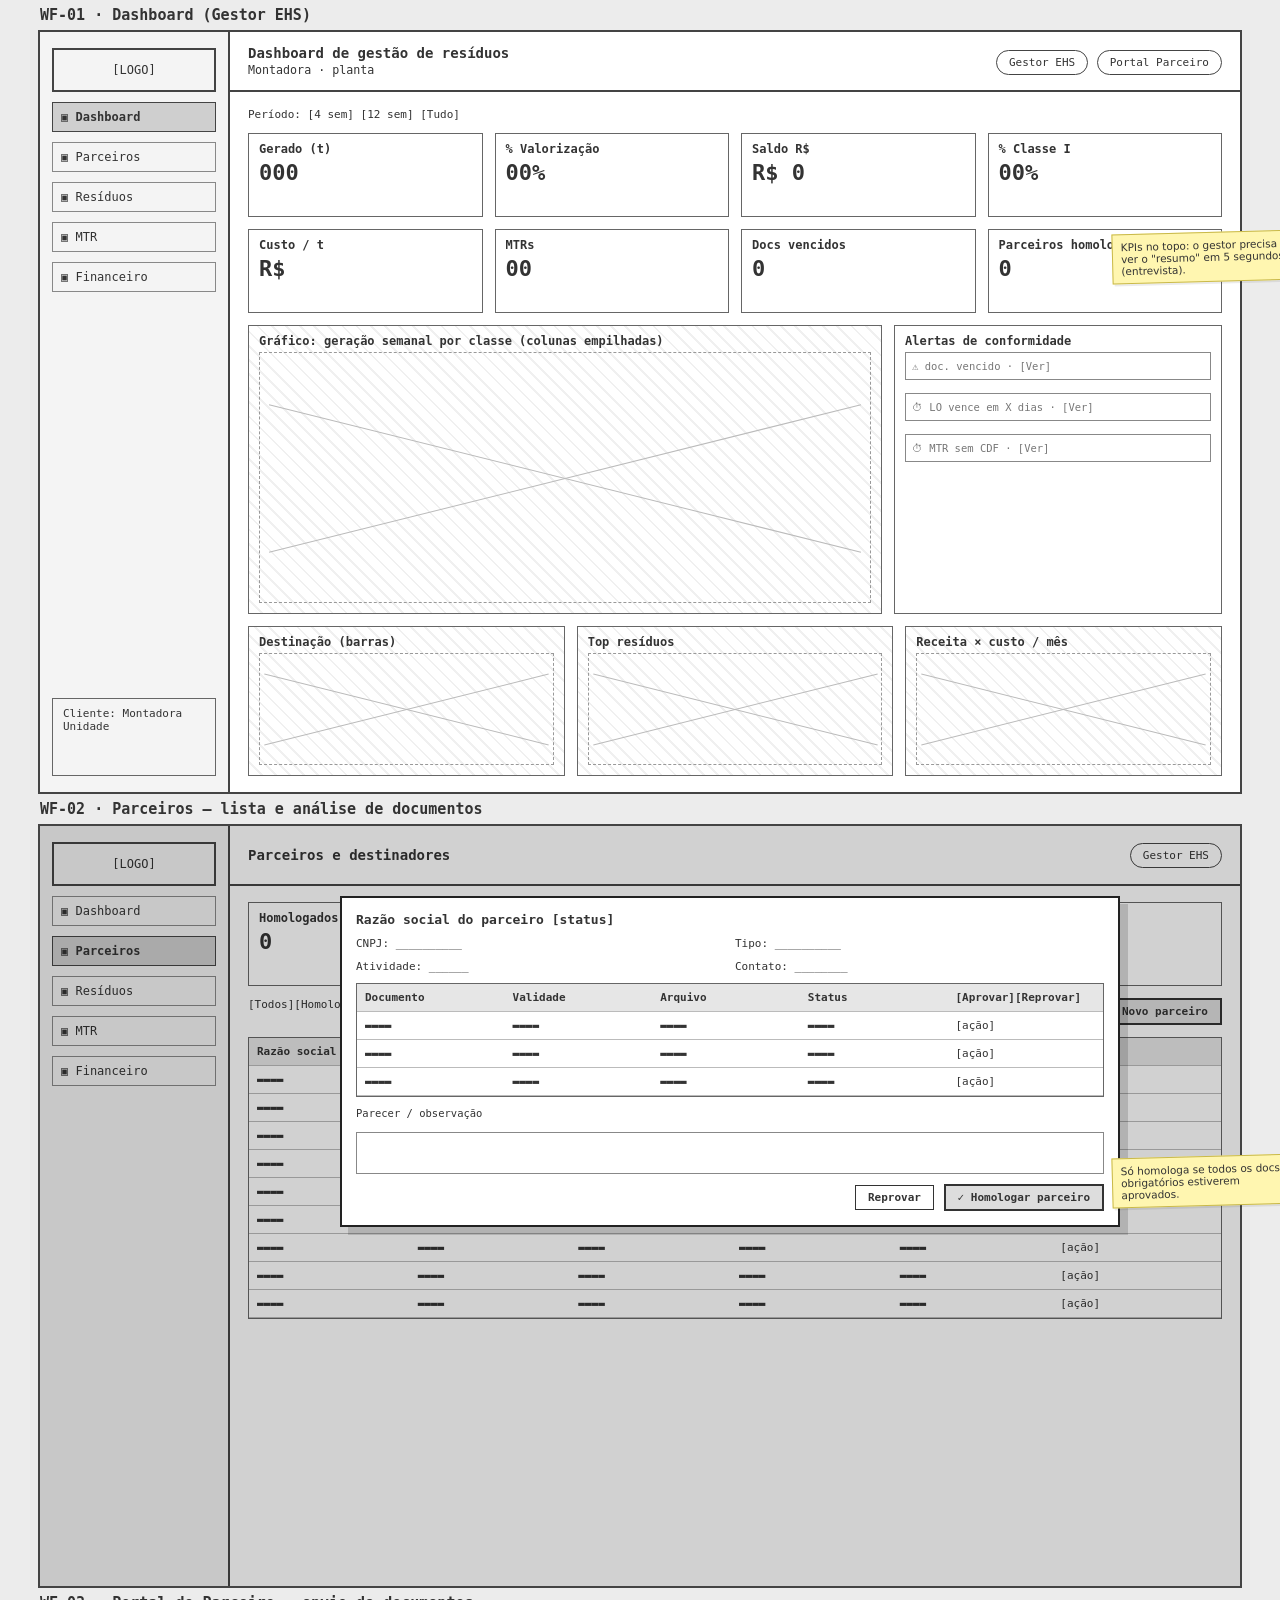
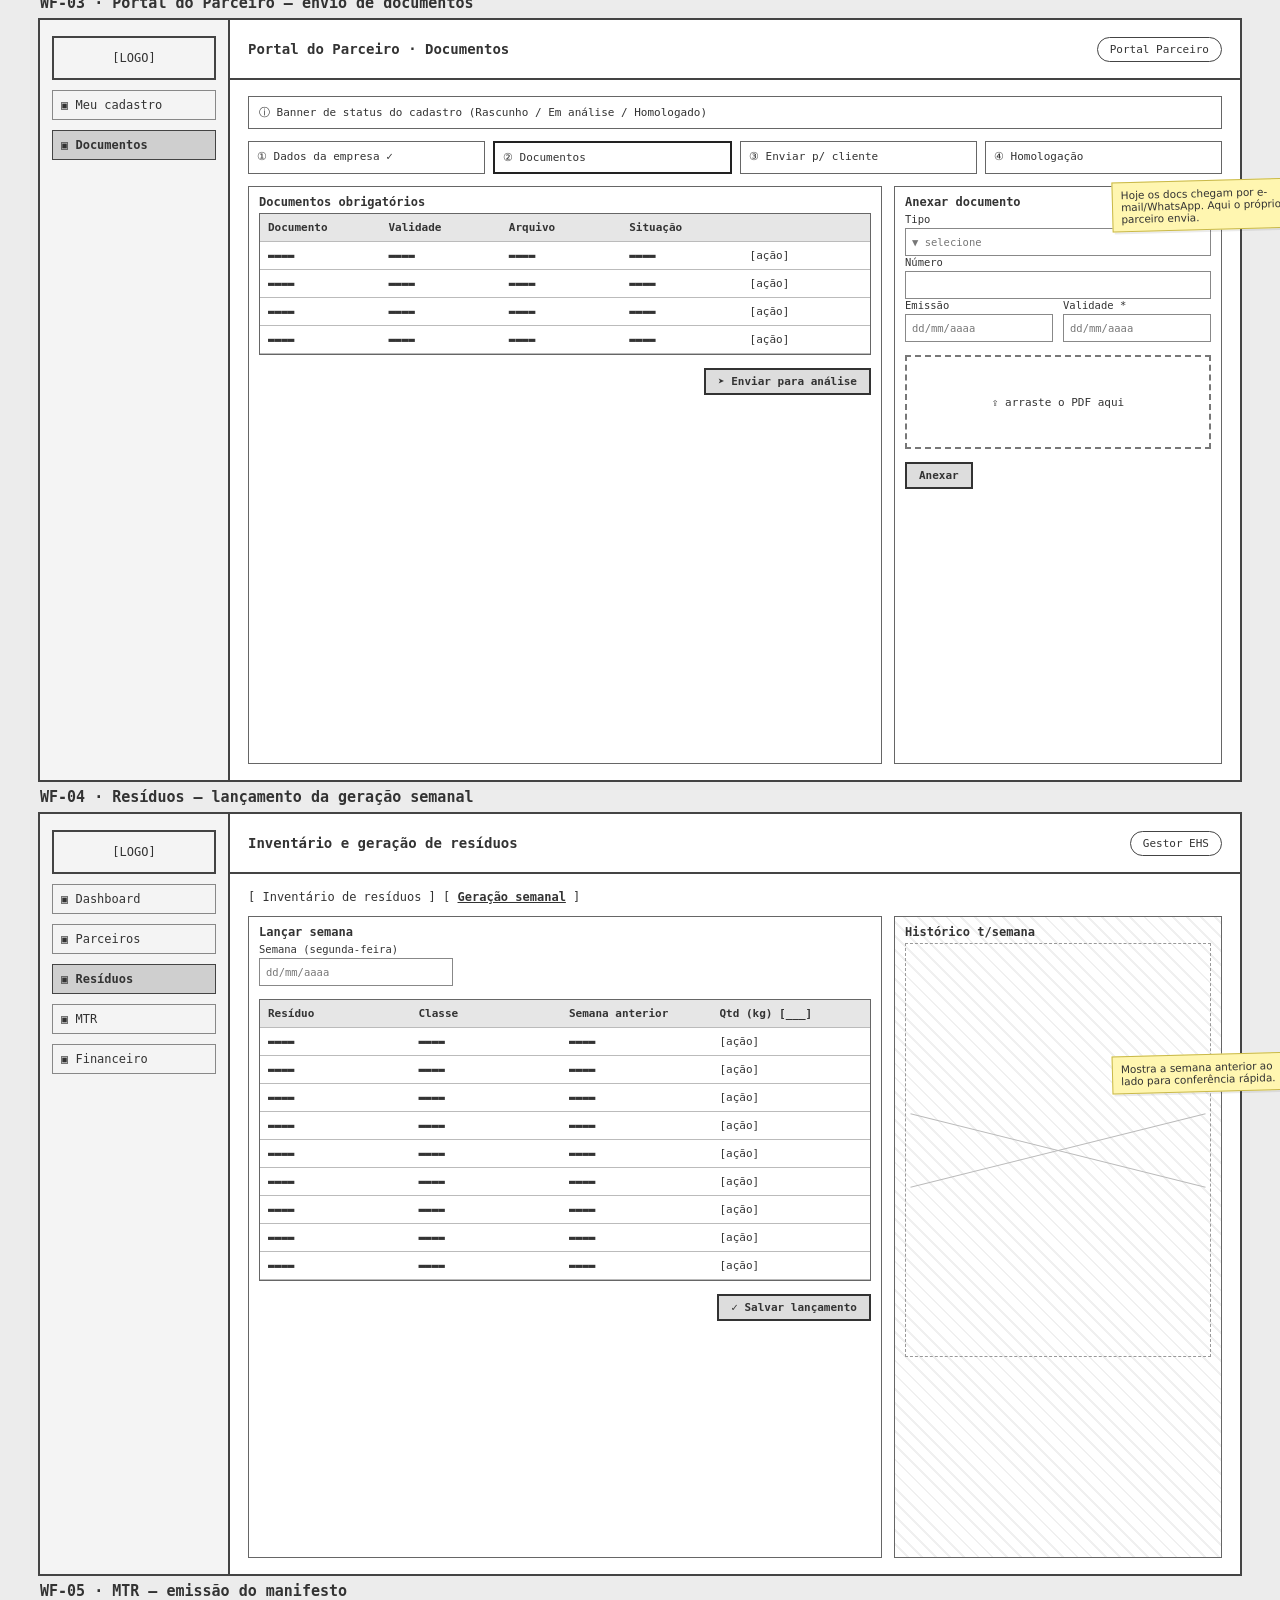
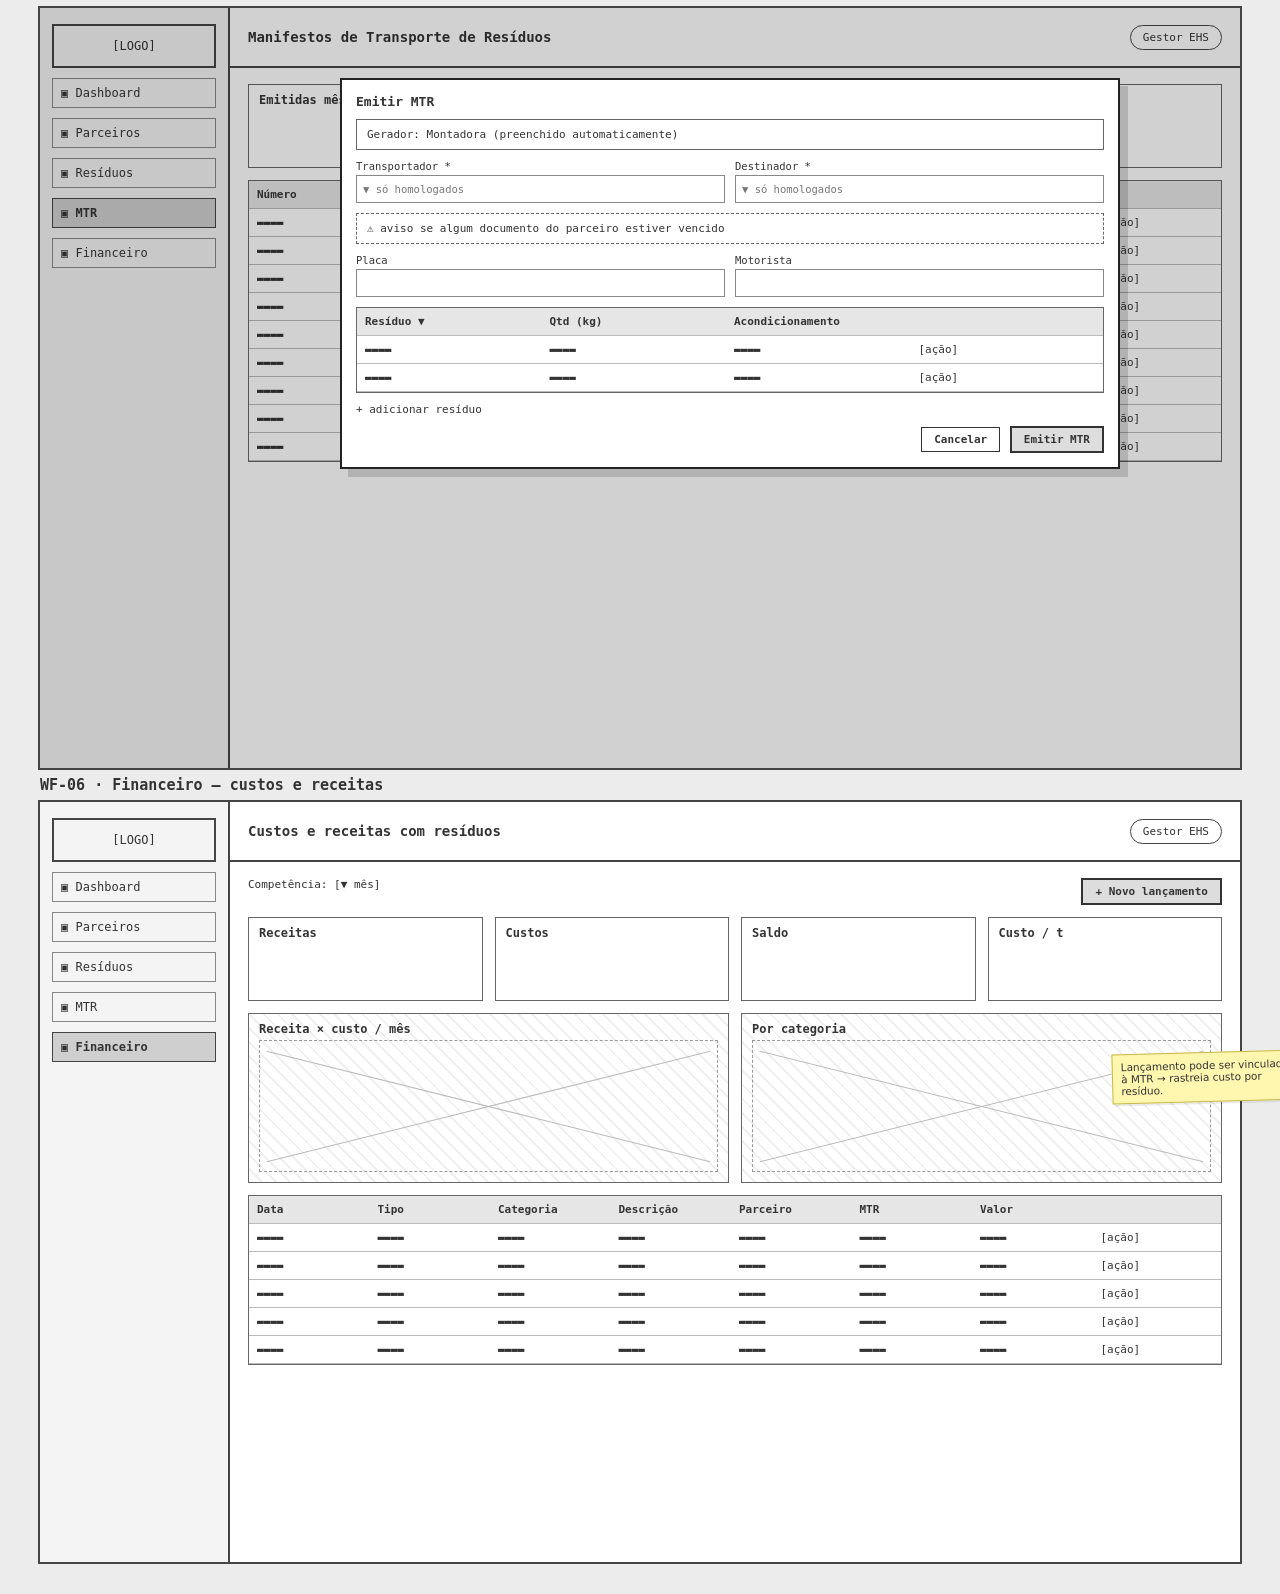
<file: docs/wireframes/wireframes.html>
<!doctype html>
<html lang="pt-BR"><head><meta charset="utf-8"><title>Ciclora – Wireframes (baixa fidelidade)</title>
<style>
  body { margin: 0; background: #ECECEC; font-family: "DejaVu Sans Mono", "Courier New", monospace; color: #333; }
  .wf { width: 1200px; height: 760px; background: #fff; margin: 30px auto; border: 2px solid #444; display: grid; grid-template-columns: 190px 1fr; position: relative; }
  .tag { position: absolute; top: -26px; left: 0; font-size: 15px; font-weight: bold; }
  .side { border-right: 2px solid #444; padding: 16px 12px; display: flex; flex-direction: column; gap: 10px; background: #F4F4F4; }
  .logo { height: 40px; border: 2px solid #444; display: grid; place-items: center; font-size: 12px; }
  .nav { height: 28px; border: 1.5px solid #888; display: flex; align-items: center; padding: 0 8px; font-size: 12px; }
  .nav.on { background: #CFCFCF; border-color: #444; font-weight: bold; }
  .main { display: flex; flex-direction: column; }
  .top { height: 58px; border-bottom: 2px solid #444; display: flex; align-items: center; justify-content: space-between; padding: 0 18px; font-size: 14px; }
  .pill { border: 1.5px solid #444; border-radius: 20px; padding: 5px 12px; font-size: 11px; }
  .c { padding: 16px 18px; display: flex; flex-direction: column; gap: 12px; flex: 1; }
  .row { display: flex; gap: 12px; }
  .box { border: 1.5px solid #666; padding: 8px 10px; font-size: 11px; flex: 1; position: relative; }
  .box b { display: block; font-size: 12px; margin-bottom: 4px; }
  .kpi { height: 66px; }
  .kpi .n { font-size: 22px; font-weight: bold; }
  .chart { background: repeating-linear-gradient(45deg, #fff, #fff 8px, #F0F0F0 8px, #F0F0F0 10px); }
  .x { position: absolute; inset: 26px 10px 10px; border: 1px dashed #999; }
  .x::before, .x::after { content: ""; position: absolute; left: 0; right: 0; top: 50%; border-top: 1px solid #BBB; transform: rotate(14deg); }
  .x::after { transform: rotate(-14deg); }
  .tbl { display: grid; font-size: 11px; border: 1.5px solid #666; }
  .tbl div { border-bottom: 1px solid #BBB; padding: 7px 8px; display: grid; gap: 8px; }
  .tbl div:first-child { background: #E6E6E6; font-weight: bold; }
  .btn { border: 2px solid #333; padding: 5px 12px; font-size: 11px; display: inline-block; background: #DDD; font-weight: bold; }
  .btn.o { background: #fff; border-width: 1.5px; }
  .in { border: 1.5px solid #888; height: 26px; font-size: 10.5px; display: flex; align-items: center; padding: 0 6px; color: #777; }
  .lbl { font-size: 10.5px; margin-bottom: 3px; }
  .note { position: absolute; background: #FFF6B0; border: 1px solid #C9B94A; font-size: 10.5px; padding: 6px 8px; width: 170px; font-family: "DejaVu Sans", sans-serif; transform: rotate(-1.5deg); box-shadow: 2px 2px 0 rgba(0,0,0,.08); }
  .bar { height: 10px; background: #999; margin: 4px 0 8px; }
  .steps { display: flex; gap: 8px; }
  .steps div { flex: 1; border: 1.5px solid #666; padding: 8px; font-size: 11px; }
  .steps div.on { border-width: 2.5px; border-color: #222; }
  .drop { border: 2px dashed #777; height: 90px; display: grid; place-items: center; font-size: 11px; }
  .modal { position: absolute; inset: 70px 120px auto 300px; border: 2.5px solid #222; background: #fff; box-shadow: 8px 8px 0 rgba(0,0,0,.15); padding: 14px; display: flex; flex-direction: column; gap: 10px; }
  .dim { position: absolute; inset: 0; background: rgba(0,0,0,.18); }
  .g2 { display: grid; grid-template-columns: 1fr 1fr; gap: 10px; }
</style></head><body>

<!-- 1 DASHBOARD -->
<section class="wf" id="w1"><div class="tag">WF-01 · Dashboard (Gestor EHS)</div>
  <div class="side"><div class="logo">[LOGO]</div><div class="nav on">▣ Dashboard</div><div class="nav">▣ Parceiros</div><div class="nav">▣ Resíduos</div><div class="nav">▣ MTR</div><div class="nav">▣ Financeiro</div><div style="flex:1"></div><div class="box" style="flex:none;height:60px">Cliente: Montadora<br>Unidade</div></div>
  <div class="main"><div class="top"><span><b>Dashboard de gestão de resíduos</b><br><small>Montadora · planta</small></span><span><span class="pill">Gestor EHS</span> <span class="pill">Portal Parceiro</span></span></div>
    <div class="c">
      <div class="row" style="font-size:11px">Período: [4 sem] [12 sem] [Tudo]</div>
      <div class="row"><div class="box kpi"><b>Gerado (t)</b><span class="n">000</span></div><div class="box kpi"><b>% Valorização</b><span class="n">00%</span></div><div class="box kpi"><b>Saldo R$</b><span class="n">R$ 0</span></div><div class="box kpi"><b>% Classe I</b><span class="n">00%</span></div></div>
      <div class="row"><div class="box kpi"><b>Custo / t</b><span class="n">R$</span></div><div class="box kpi"><b>MTRs</b><span class="n">00</span></div><div class="box kpi"><b>Docs vencidos</b><span class="n">0</span></div><div class="box kpi"><b>Parceiros homolog.</b><span class="n">0</span></div></div>
      <div class="row" style="flex:1"><div class="box chart" style="flex:2"><b>Gráfico: geração semanal por classe (colunas empilhadas)</b><div class="x"></div></div><div class="box"><b>Alertas de conformidade</b><div class="in">⚠ doc. vencido · [Ver]</div><br><div class="in">⏱ LO vence em X dias · [Ver]</div><br><div class="in">⏱ MTR sem CDF · [Ver]</div></div></div>
      <div class="row" style="height:150px"><div class="box chart"><b>Destinação (barras)</b><div class="x"></div></div><div class="box chart"><b>Top resíduos</b><div class="x"></div></div><div class="box chart"><b>Receita × custo / mês</b><div class="x"></div></div></div>
    </div></div>
  <div class="note" style="right:-60px;top:200px">KPIs no topo: o gestor precisa ver o "resumo" em 5 segundos (entrevista).</div>
</section>

<!-- 2 PARCEIROS -->
<section class="wf" id="w2"><div class="tag">WF-02 · Parceiros – lista e análise de documentos</div>
  <div class="side"><div class="logo">[LOGO]</div><div class="nav">▣ Dashboard</div><div class="nav on">▣ Parceiros</div><div class="nav">▣ Resíduos</div><div class="nav">▣ MTR</div><div class="nav">▣ Financeiro</div></div>
  <div class="main"><div class="top"><b>Parceiros e destinadores</b><span class="pill">Gestor EHS</span></div>
    <div class="c">
      <div class="row"><div class="box kpi"><b>Homologados</b><span class="n">0</span></div><div class="box kpi"><b>Em análise</b><span class="n">0</span></div><div class="box kpi"><b>Rascunho</b><span class="n">0</span></div><div class="box kpi"><b>Docs c/ alerta</b><span class="n">0</span></div></div>
      <div class="row" style="justify-content:space-between;font-size:11px"><span>[Todos][Homologado][Em análise][Rascunho]</span><span class="btn">+ Novo parceiro</span></div>
      <div class="tbl">${'x'}</div>
    </div></div>
  <div class="dim"></div>
  <div class="modal"><b style="font-size:13px">Razão social do parceiro  [status]</b>
    <div class="g2" style="font-size:11px"><span>CNPJ: __________</span><span>Tipo: __________</span><span>Atividade: ______</span><span>Contato: ________</span></div>
    <div class="tbl" id="t2b"></div>
    <div class="lbl">Parecer / observação</div><div class="in" style="height:40px"></div>
    <div style="text-align:right"><span class="btn o">Reprovar</span> <span class="btn">✓ Homologar parceiro</span></div>
  </div>
  <div class="note" style="right:-60px;top:330px">Só homologa se todos os docs obrigatórios estiverem aprovados.</div>
</section>

<!-- 3 PORTAL -->
<section class="wf" id="w3"><div class="tag">WF-03 · Portal do Parceiro – envio de documentos</div>
  <div class="side"><div class="logo">[LOGO]</div><div class="nav">▣ Meu cadastro</div><div class="nav on">▣ Documentos</div></div>
  <div class="main"><div class="top"><b>Portal do Parceiro · Documentos</b><span class="pill">Portal Parceiro</span></div>
    <div class="c">
      <div class="box" style="flex:none">ⓘ Banner de status do cadastro (Rascunho / Em análise / Homologado)</div>
      <div class="steps"><div>① Dados da empresa ✓</div><div class="on">② Documentos</div><div>③ Enviar p/ cliente</div><div>④ Homologação</div></div>
      <div class="row" style="flex:1">
        <div class="box" style="flex:2"><b>Documentos obrigatórios</b><div class="tbl" id="t3"></div><br><div style="text-align:right"><span class="btn">➤ Enviar para análise</span></div></div>
        <div class="box"><b>Anexar documento</b><div class="lbl">Tipo</div><div class="in">▼ selecione</div><div class="lbl">Número</div><div class="in"></div><div class="g2"><div><div class="lbl">Emissão</div><div class="in">dd/mm/aaaa</div></div><div><div class="lbl">Validade *</div><div class="in">dd/mm/aaaa</div></div></div><br><div class="drop">⇪ arraste o PDF aqui</div><br><span class="btn">Anexar</span></div>
      </div>
    </div></div>
  <div class="note" style="right:-60px;top:160px">Hoje os docs chegam por e-mail/WhatsApp. Aqui o próprio parceiro envia.</div>
</section>

<!-- 4 RESIDUOS -->
<section class="wf" id="w4"><div class="tag">WF-04 · Resíduos – lançamento da geração semanal</div>
  <div class="side"><div class="logo">[LOGO]</div><div class="nav">▣ Dashboard</div><div class="nav">▣ Parceiros</div><div class="nav on">▣ Resíduos</div><div class="nav">▣ MTR</div><div class="nav">▣ Financeiro</div></div>
  <div class="main"><div class="top"><b>Inventário e geração de resíduos</b><span class="pill">Gestor EHS</span></div>
    <div class="c">
      <div style="font-size:12px">[ Inventário de resíduos ]  [ <u><b>Geração semanal</b></u> ]</div>
      <div class="row" style="flex:1">
        <div class="box" style="flex:2"><b>Lançar semana</b><div class="lbl">Semana (segunda-feira)</div><div class="in" style="width:180px">dd/mm/aaaa</div><br><div class="tbl" id="t4"></div><br><div style="text-align:right"><span class="btn">✓ Salvar lançamento</span></div></div>
        <div class="box chart"><b>Histórico t/semana</b><div class="x" style="bottom:200px"></div></div>
      </div>
    </div></div>
  <div class="note" style="right:-60px;top:240px">Mostra a semana anterior ao lado para conferência rápida.</div>
</section>

<!-- 5 MTR -->
<section class="wf" id="w5"><div class="tag">WF-05 · MTR – emissão do manifesto</div>
  <div class="side"><div class="logo">[LOGO]</div><div class="nav">▣ Dashboard</div><div class="nav">▣ Parceiros</div><div class="nav">▣ Resíduos</div><div class="nav on">▣ MTR</div><div class="nav">▣ Financeiro</div></div>
  <div class="main"><div class="top"><b>Manifestos de Transporte de Resíduos</b><span class="pill">Gestor EHS</span></div>
    <div class="c"><div class="row"><div class="box kpi"><b>Emitidas mês</b></div><div class="box kpi"><b>Aguard. coleta</b></div><div class="box kpi"><b>Em transporte</b></div><div class="box kpi"><b>Com CDF</b></div></div><div class="tbl" id="t5"></div></div></div>
  <div class="dim"></div>
  <div class="modal"><b style="font-size:13px">Emitir MTR</b>
    <div class="box" style="flex:none">Gerador: Montadora (preenchido automaticamente)</div>
    <div class="g2"><div><div class="lbl">Transportador *</div><div class="in">▼ só homologados</div></div><div><div class="lbl">Destinador *</div><div class="in">▼ só homologados</div></div></div>
    <div class="box" style="flex:none;border-style:dashed">⚠ aviso se algum documento do parceiro estiver vencido</div>
    <div class="g2"><div><div class="lbl">Placa</div><div class="in"></div></div><div><div class="lbl">Motorista</div><div class="in"></div></div></div>
    <div class="tbl" id="t5b"></div><span style="font-size:11px">+ adicionar resíduo</span>
    <div style="text-align:right"><span class="btn o">Cancelar</span> <span class="btn">Emitir MTR</span></div>
  </div>
</section>

<!-- 6 FINANCEIRO -->
<section class="wf" id="w6"><div class="tag">WF-06 · Financeiro – custos e receitas</div>
  <div class="side"><div class="logo">[LOGO]</div><div class="nav">▣ Dashboard</div><div class="nav">▣ Parceiros</div><div class="nav">▣ Resíduos</div><div class="nav">▣ MTR</div><div class="nav on">▣ Financeiro</div></div>
  <div class="main"><div class="top"><b>Custos e receitas com resíduos</b><span class="pill">Gestor EHS</span></div>
    <div class="c">
      <div class="row" style="justify-content:space-between;font-size:11px"><span>Competência: [▼ mês]</span><span class="btn">+ Novo lançamento</span></div>
      <div class="row"><div class="box kpi"><b>Receitas</b></div><div class="box kpi"><b>Custos</b></div><div class="box kpi"><b>Saldo</b></div><div class="box kpi"><b>Custo / t</b></div></div>
      <div class="row" style="height:170px"><div class="box chart"><b>Receita × custo / mês</b><div class="x"></div></div><div class="box chart"><b>Por categoria</b><div class="x"></div></div></div>
      <div class="tbl" id="t6"></div>
    </div></div>
  <div class="note" style="right:-60px;top:250px">Lançamento pode ser vinculado à MTR → rastreia custo por resíduo.</div>
</section>

<script>
const T = (id, cols, n) => { const el = document.getElementById(id) || document.querySelector('#w2 .tbl'); const gc = `grid-template-columns:repeat(${cols.length},1fr)`;
  el.innerHTML = `<div style="${gc}">${cols.map(c => `<span>${c}</span>`).join('')}</div>` + Array.from({ length: n }, () => `<div style="${gc}">${cols.map((c, i) => `<span>${i === cols.length - 1 ? '[ação]' : '▬▬▬▬'}</span>`).join('')}</div>`).join(''); };
T('w2x', ['Razão social', 'CNPJ', 'Tipo', 'Documentos', 'Status', ''], 9);
T('t2b', ['Documento', 'Validade', 'Arquivo', 'Status', '[Aprovar][Reprovar]'], 3);
T('t3', ['Documento', 'Validade', 'Arquivo', 'Situação', ''], 4);
T('t4', ['Resíduo', 'Classe', 'Semana anterior', 'Qtd (kg) [___]'], 9);
T('t5', ['Número', 'Emissão', 'Resíduo', 'Qtd', 'Transp.', 'Destinador', 'Status', ''], 9);
T('t5b', ['Resíduo ▼', 'Qtd (kg)', 'Acondicionamento', ''], 2);
T('t6', ['Data', 'Tipo', 'Categoria', 'Descrição', 'Parceiro', 'MTR', 'Valor', ''], 5);
</script>
</body></html>
</file>
